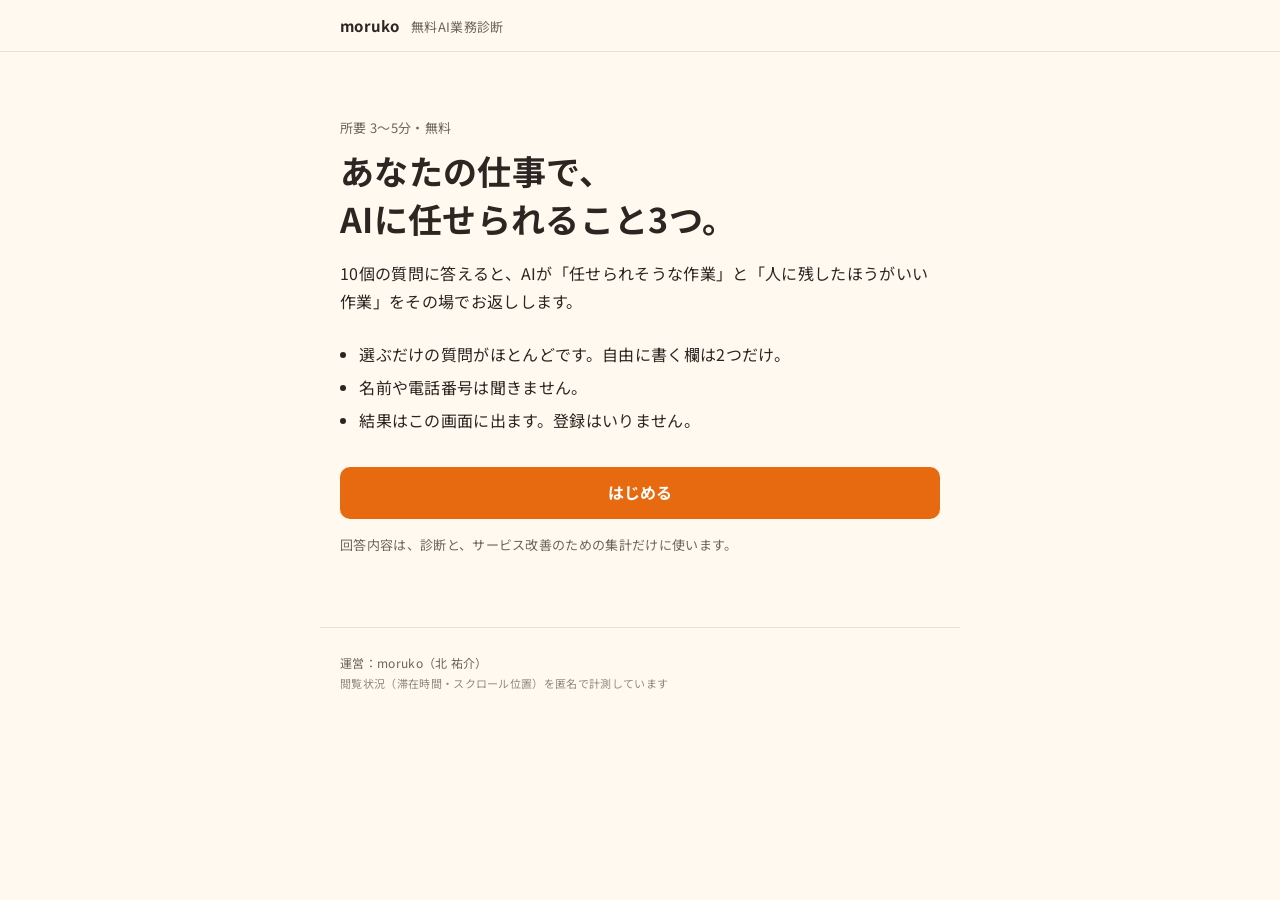
<file: shindan/index.html>
<!doctype html>
<html lang="ja">
<head>
<meta charset="utf-8">
<meta name="viewport" content="width=device-width, initial-scale=1, viewport-fit=cover">
<title>無料AI業務診断｜あなたの仕事でAIに任せられること3つ</title>
<meta name="description" content="10個の質問に答えると、あなたの仕事でAIに任せられること3つを、その場でお返しします。所要3〜5分・無料。">
<meta name="theme-color" content="#FFF9F0">
<link rel="preconnect" href="https://fonts.googleapis.com">
<link rel="preconnect" href="https://fonts.gstatic.com" crossorigin>
<link href="https://fonts.googleapis.com/css2?family=Noto+Sans+JP:wght@400;700&display=swap" rel="stylesheet">
<link rel="stylesheet" href="/shindan/style.css">
</head>
<body>
<header class="top">
  <div class="wrap top-inner">
    <span class="brand">moruko</span>
    <span class="brand-sub">無料AI業務診断</span>
  </div>
  <div class="progress" hidden><div class="progress-bar"></div></div>
</header>

<main class="wrap" id="app">
  <!-- はじめの画面 -->
  <section class="screen" id="intro">
    <p class="eyebrow">所要 3〜5分・無料</p>
    <h1>あなたの仕事で、<br>AIに任せられること3つ。</h1>
    <p class="lead">10個の質問に答えると、AIが「任せられそうな作業」と「人に残したほうがいい作業」をその場でお返しします。</p>
    <ul class="points">
      <li>選ぶだけの質問がほとんどです。自由に書く欄は2つだけ。</li>
      <li>名前や電話番号は聞きません。</li>
      <li>結果はこの画面に出ます。登録はいりません。</li>
    </ul>
    <button class="btn-primary" id="start" type="button">はじめる</button>
    <p class="note">回答内容は、診断と、サービス改善のための集計だけに使います。</p>
  </section>

  <!-- 質問の画面（app.js が中身を作る） -->
  <section class="screen" id="question" hidden>
    <p class="step-count" id="step-count"></p>
    <h2 id="q-title"></h2>
    <p class="hint" id="q-hint"></p>
    <div id="q-body"></div>
    <p class="error" id="q-error" hidden></p>
    <div class="nav">
      <button class="btn-text" id="back" type="button">戻る</button>
      <button class="btn-primary" id="next" type="button">次へ</button>
    </div>
  </section>

  <!-- 最後の確認（メールは任意） -->
  <section class="screen" id="finish" hidden>
    <p class="step-count">最後に</p>
    <h2>結果を見る前に</h2>
    <label class="field-label" for="email">メールアドレス（任意）</label>
    <p class="hint">有料のオンライン診断の案内を希望する方だけ入れてください。空欄のままで結果は見られます。</p>
    <input class="input" id="email" type="email" inputmode="email" autocomplete="email" placeholder="例：name@example.com" maxlength="254">
    <input class="hp" id="website" type="text" tabindex="-1" autocomplete="off" aria-hidden="true">
    <div class="privacy">
      <p><strong>個人情報の扱いについて</strong></p>
      <p>いただいた回答と日時、任意で入力されたメールアドレスは、moruko（北 祐介）が診断とサービス改善のためだけに使い、第三者に渡しません。メールアドレスは有料診断のご案内にだけ使います。回答内容は診断結果を作るために AI（Google Gemini）へ送ります。お名前や会社名などは書かないでください。</p>
    </div>
    <p class="error" id="f-error" hidden></p>
    <div class="nav">
      <button class="btn-text" id="back2" type="button">戻る</button>
      <button class="btn-primary" id="submit" type="button">同意して結果を見る</button>
    </div>
  </section>

  <!-- 待ち時間 -->
  <section class="screen" id="loading" hidden>
    <div class="spinner" aria-hidden="true"></div>
    <h2 class="center">あなたの仕事を読んでいます</h2>
    <p class="hint center">20〜40秒ほどかかります。この画面のままお待ちください。</p>
  </section>

  <!-- 結果 -->
  <section class="screen" id="result" hidden>
    <p class="eyebrow">診断結果</p>
    <h1>AIに任せられること3つ</h1>
    <p class="lead" id="r-summary"></p>

    <div class="total" id="r-total">
      <p class="card-label">3つ合わせて、減りそうな手間</p>
      <p class="total-hours">月に <strong id="r-total-hours"></strong> <span class="est">（推定）</span></p>
      <p class="total-yen">お金にすると <span class="nw">月 <strong id="r-total-yen"></strong></span></p>
      <p class="total-basis" id="r-total-calc"></p>
      <p class="total-basis" id="r-total-basis"></p>
    </div>

    <div class="chart-card" id="r-bars-card">
      <p class="card-label">作業ごとの、減りそうな時間（月）</p>
      <div id="r-bars"></div>
      <p class="chart-note">濃い部分が少なめの見積もり、薄い部分が多めの見積もりです。</p>
    </div>

    <div class="chart-card" id="r-radar-card">
      <p class="card-label">AIに任せられる伸びしろ</p>
      <div id="r-radar"></div>
      <p class="chart-note" id="r-radar-note"></p>
      <p class="chart-note">外側ほど、AIが手伝える余地が大きい分野です（5段階の目安）。</p>
    </div>

    <ol class="tasks" id="r-tasks"></ol>

    <div class="card keep">
      <p class="card-label">人に残したほうがいいこと</p>
      <h3 id="r-keep-title"></h3>
      <p id="r-keep-why"></p>
    </div>

    <div class="card">
      <p class="card-label">今日からできる小さな一歩</p>
      <p id="r-next"></p>
    </div>

    <p class="note">「月に何時間」「お金にすると」は、回答をもとにした推定です。実際の仕事の進め方や、どこまでAIに任せるかによって変わります。AIは間違えることがあるので、どの作業も最後は人の目で確かめてください。</p>

    <div class="data-note">
      <h3>データは、あなたのパソコンの中に</h3>
      <p>名簿やお客さんとのやりとりのような大事なデータは、外のサービスに預けず、自分のパソコンの中に置いたままAIに手伝わせる、という使い方もできます。</p>
    </div>

    <div class="offer">
      <h3>この結果を、一緒に磨き込む60分</h3>
      <p>ここまでの内容は、10個の答えだけから組み立てたものです。実際のパソコンや道具、仕事の流れを見ると、順番や向き不向きが変わることがよくあります。</p>
      <p>有料のオンライン診断では、この結果を moruko の北 祐介が一緒に見ながら、あなたのパソコン・使っている道具・実際の業務に合わせて手順を磨き込み、続けられる仕組みの形にするところまでご一緒します。</p>
      <p class="price">60分 10,000円（税込）<span>オンライン（Google Meet）。日程は平日の日中（10:00〜18:00）、水曜が中心です。<br>moruko（AI秘書PC）をご購入の場合は、本体代金から差し引きます。</span></p>
      <p class="hint" id="offer-mail" hidden>メールアドレスをいただいた方には、後日ご案内をお送りします。</p>
      <a class="btn-outline" id="offer-link" href="#" target="_blank" rel="noopener" hidden>60分の診断を申し込む（10,000円・税込）</a>
    </div>

    <button class="btn-text restart" id="restart" type="button">もう一度答える</button>
  </section>

  <!-- 失敗 -->
  <section class="screen" id="failed" hidden>
    <h2>うまく結果を作れませんでした</h2>
    <p class="lead">時間をおいてもう一度お試しください。回答はこの画面に残っています。</p>
    <button class="btn-primary" id="retry" type="button">もう一度送る</button>
  </section>
</main>

<footer class="foot wrap">
  <p>運営：moruko（北 祐介）</p>
  <p style="font-size:11px;opacity:.75">閲覧状況（滞在時間・スクロール位置）を匿名で計測しています</p>
</footer>

<script type="module" src="/shindan/app.js"></script>
<script src="https://goya.groundmole.space/assets/lp-beacon.js" defer></script>
</body>
</html>
</file>
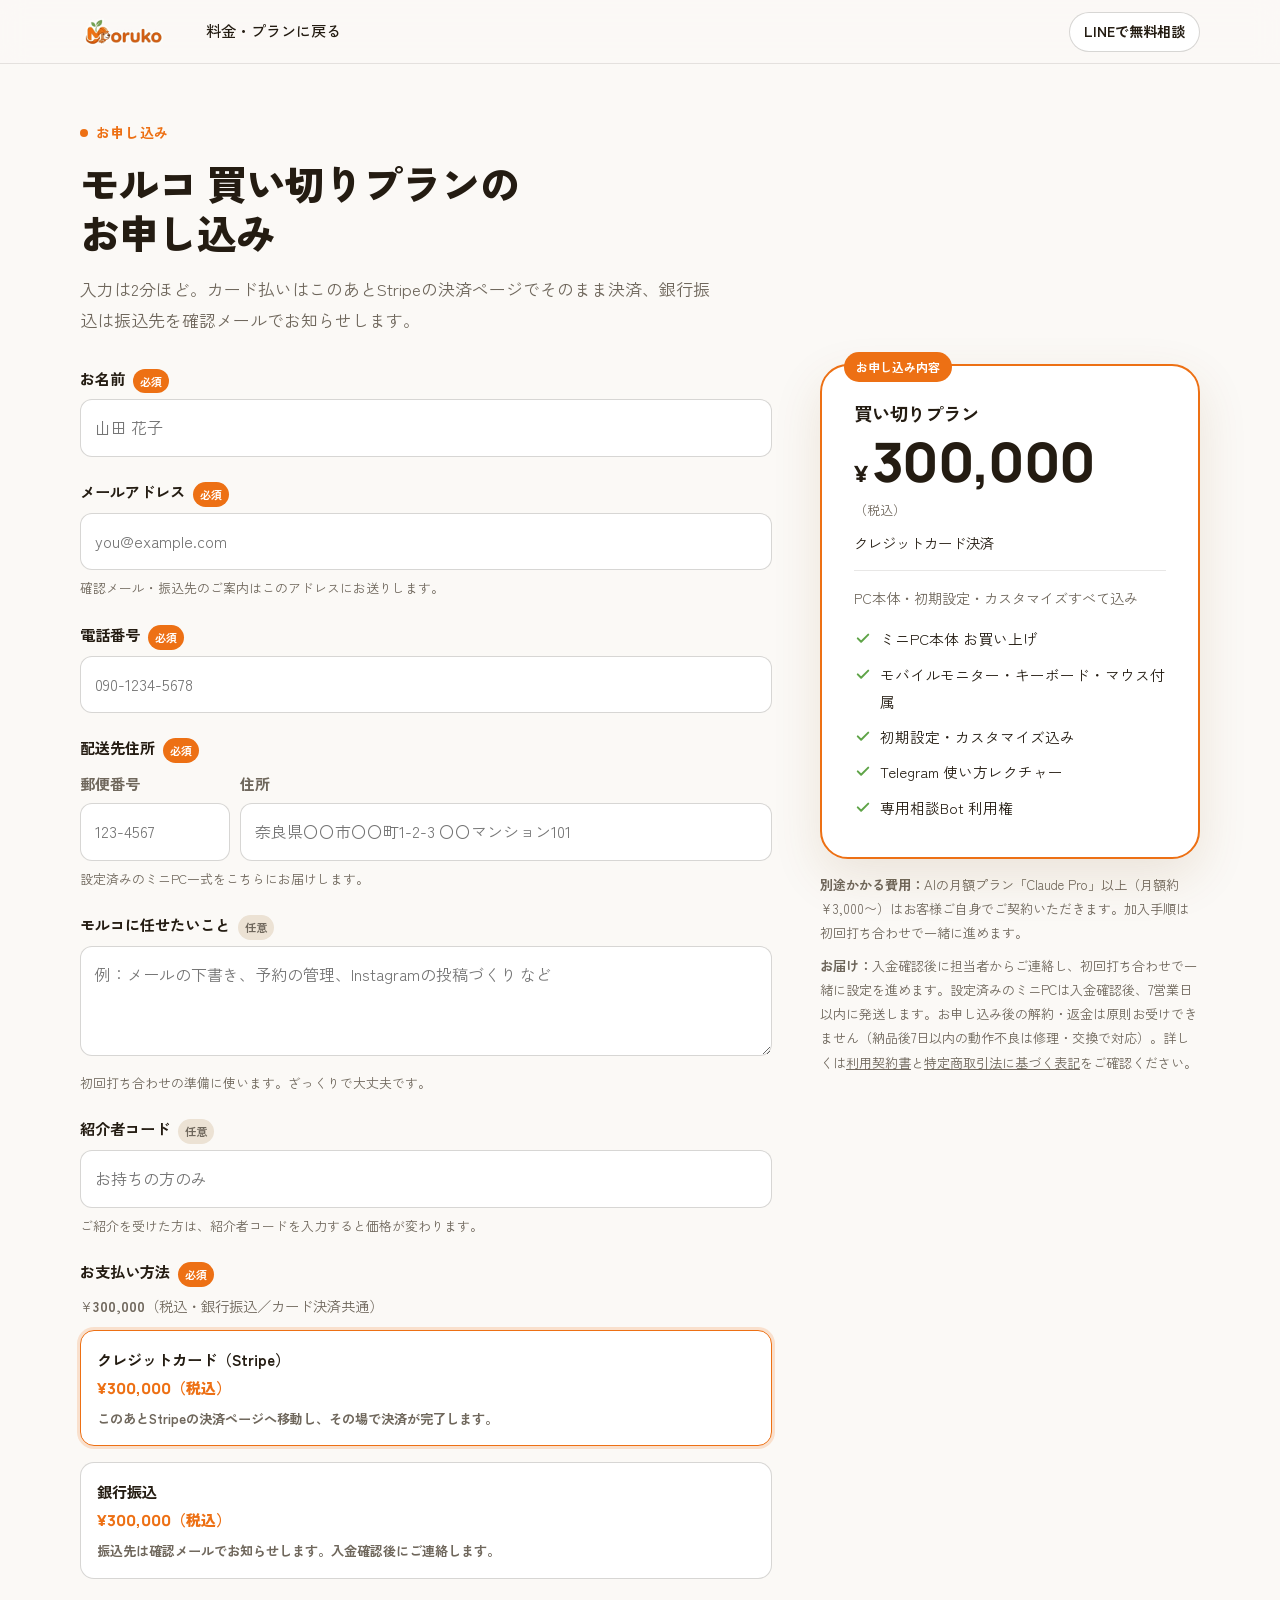
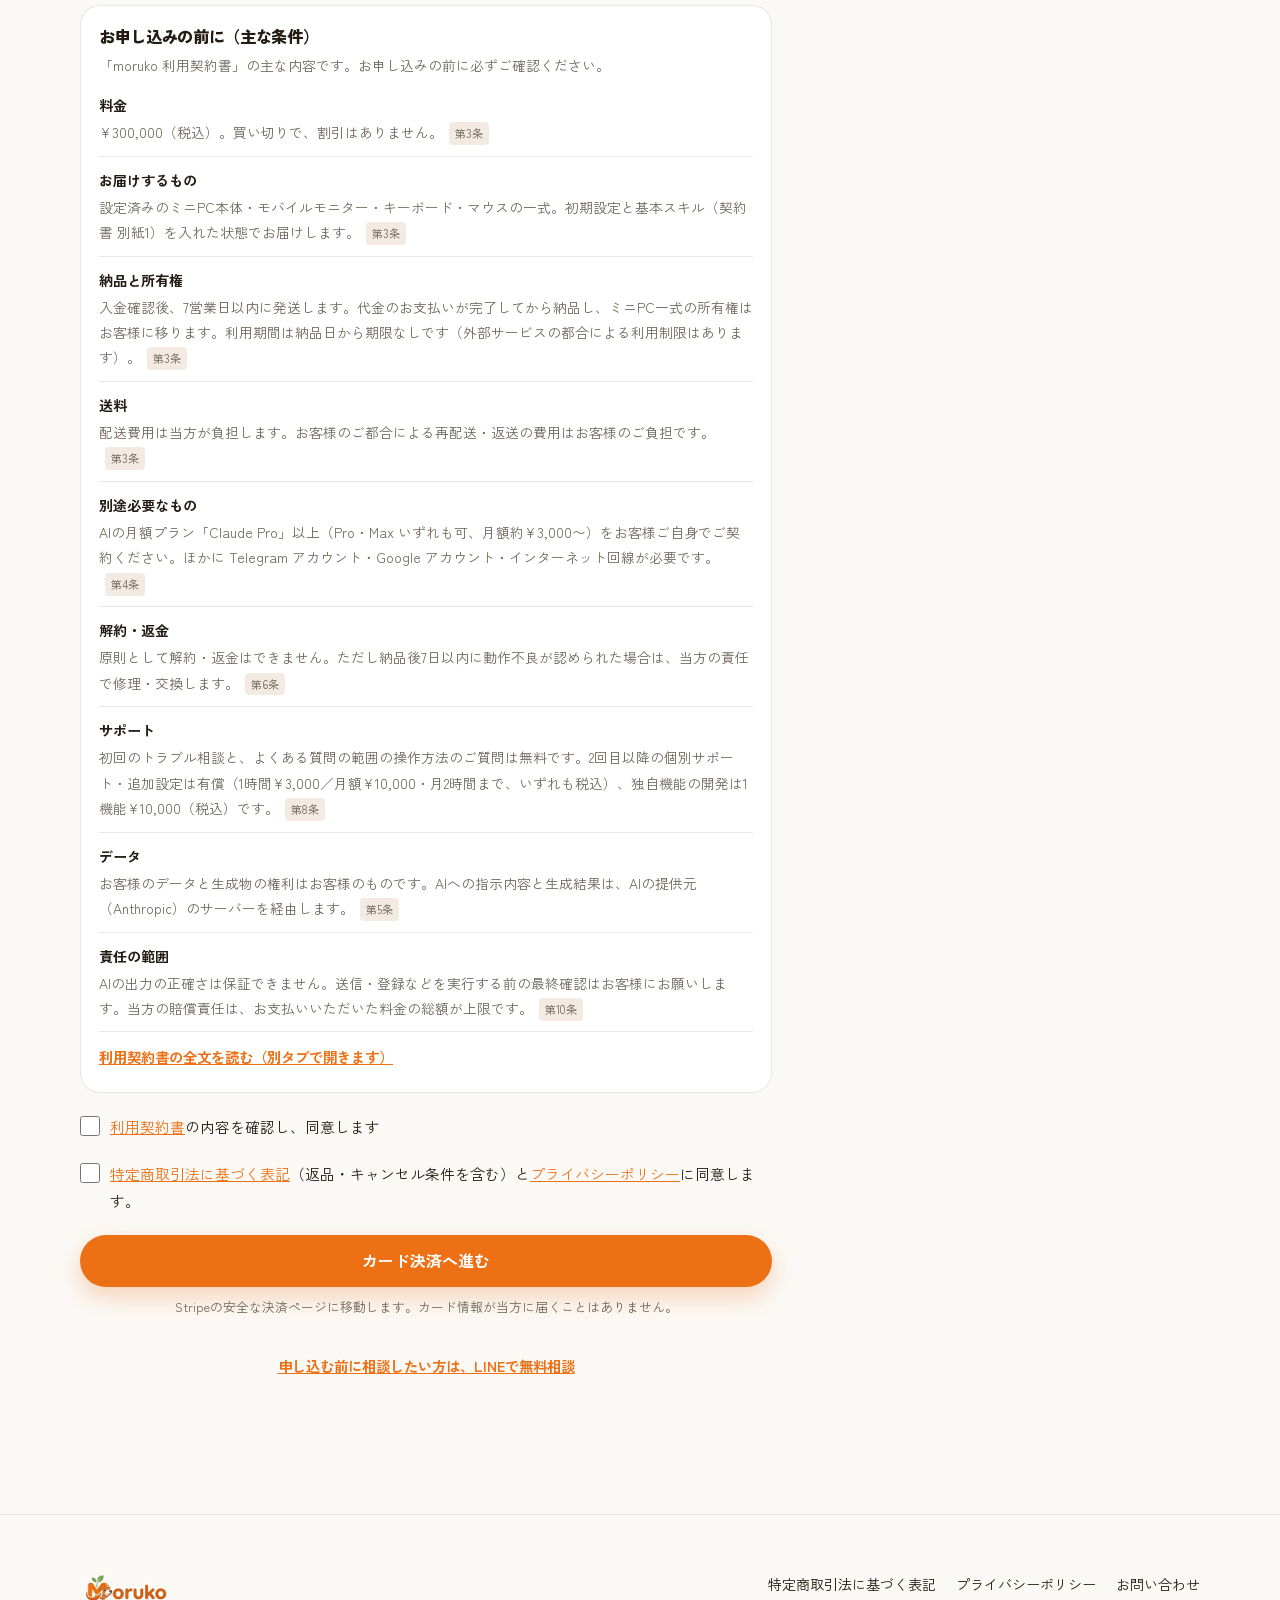
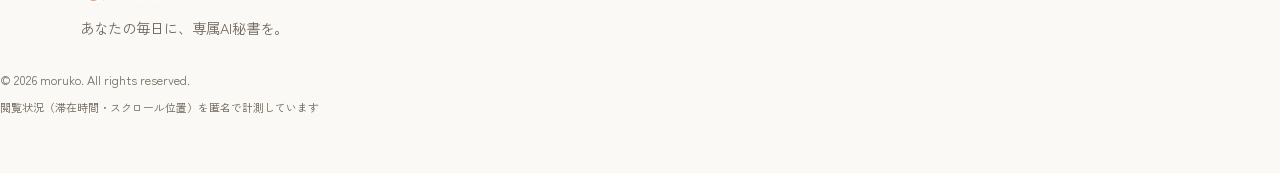
<file: apply.html>
<!DOCTYPE html>
<html lang="ja">
<head>
  <meta charset="UTF-8" />
  <meta name="viewport" content="width=device-width, initial-scale=1.0" />
  <title>お申し込み | モルコ(moruko)</title>
  <meta name="description" content="モルコ 買い切りプランのお申し込みページ。¥300,000（税込）。お支払いはクレジットカード（Stripe）または銀行振込。" />
  <meta name="theme-color" content="#fbf9f6" />
  <meta name="robots" content="noindex" />
  <link rel="icon" type="image/webp" href="morukoimage/favicon.webp" />
  <link rel="preconnect" href="https://fonts.googleapis.com" />
  <link rel="preconnect" href="https://fonts.gstatic.com" crossorigin />
  <link href="https://fonts.googleapis.com/css2?family=Zen+Kaku+Gothic+New:wght@400;700;900&family=Manrope:wght@700;800&display=swap" rel="stylesheet" />
  <link rel="stylesheet" href="style-v4.css?v=1001f" />
</head>
<body>
  <svg width="0" height="0" style="position:absolute" aria-hidden="true">
    <symbol id="i-check" viewBox="0 0 24 24"><path d="M5 12.5l4.5 4.5L19 7.5" fill="none" stroke="currentColor" stroke-width="2.6" stroke-linecap="round" stroke-linejoin="round"/></symbol>
  </svg>
  <header class="nav is-scrolled">
    <div class="shell nav-inner">
      <a class="nav-brand" href="index.html"><img src="morukoimage/logo_wide.webp" alt="moruko" width="480" height="179" /></a>
      <nav class="nav-links" aria-label="ページ内"><a href="index.html#pricing">料金・プランに戻る</a></nav>
      <div class="nav-ctas">
        <a class="btn btn-line" href="https://line.me/R/ti/p/@195gadxx" target="_blank" rel="noopener">LINEで無料相談</a>
      </div>
    </div>
  </header>

  <main class="page">
    <div class="shell">
      <p class="label">お申し込み</p>
      <h1>モルコ 買い切りプランの<br />お申し込み</h1>
      <p class="lead">入力は2分ほど。カード払いはこのあとStripeの決済ページでそのまま決済、銀行振込は振込先を確認メールでお知らせします。</p>

      <div class="apply-grid">
        <form class="form" id="applyForm" action="/api/apply" method="post" novalidate>
          <div class="form-error" id="formError" role="alert"></div>

          <div class="field">
            <label for="f-name">お名前<span class="req">必須</span></label>
            <input type="text" id="f-name" name="name" autocomplete="name" maxlength="80" required placeholder="山田 花子" />
          </div>
          <div class="field">
            <label for="f-email">メールアドレス<span class="req">必須</span></label>
            <input type="email" id="f-email" name="email" autocomplete="email" maxlength="160" required placeholder="you@example.com" />
            <p class="field-hint">確認メール・振込先のご案内はこのアドレスにお送りします。</p>
          </div>
          <div class="field">
            <label for="f-phone">電話番号<span class="req">必須</span></label>
            <input type="tel" id="f-phone" name="phone" autocomplete="tel" maxlength="30" required placeholder="090-1234-5678" />
          </div>
          <div class="field">
            <span class="field-label">配送先住所<span class="req">必須</span></span>
            <div class="field-row">
              <div>
                <label for="f-zip" class="field-hint" style="margin:0 0 6px;font-weight:700;">郵便番号</label>
                <input type="text" id="f-zip" name="zip" autocomplete="postal-code" inputmode="numeric" maxlength="10" placeholder="123-4567" />
              </div>
              <div>
                <label for="f-address" class="field-hint" style="margin:0 0 6px;font-weight:700;">住所</label>
                <input type="text" id="f-address" name="address" autocomplete="street-address" maxlength="300" required placeholder="奈良県〇〇市〇〇町1-2-3 〇〇マンション101" />
              </div>
            </div>
            <p class="field-hint">設定済みのミニPC一式をこちらにお届けします。</p>
          </div>
          <div class="field">
            <label for="f-purpose">モルコに任せたいこと<span class="opt">任意</span></label>
            <textarea id="f-purpose" name="purpose" maxlength="2000" placeholder="例：メールの下書き、予約の管理、Instagramの投稿づくり など"></textarea>
            <p class="field-hint">初回打ち合わせの準備に使います。ざっくりで大丈夫です。</p>
          </div>

          <div class="field">
            <label for="f-referral">紹介者コード<span class="opt">任意</span></label>
            <input type="text" id="f-referral" name="referral" maxlength="40" autocomplete="off" placeholder="お持ちの方のみ" />
            <p class="field-hint" id="referralHint">ご紹介を受けた方は、紹介者コードを入力すると価格が変わります。</p>
          </div>

          <div class="field">
            <span class="field-label">お支払い方法<span class="req">必須</span></span>
            <p class="price-by-method">¥<strong>300,000</strong>（税込・銀行振込／カード決済共通）</p>
            <div class="pay-options">
              <label class="pay-option">
                <input type="radio" name="method" value="card" required checked />
                <span class="pay-option__box">
                  <span class="pay-option__title">クレジットカード（Stripe）</span>
                  <span class="pay-option__price">¥300,000（税込）</span>
                  <span class="pay-option__desc">このあとStripeの決済ページへ移動し、その場で決済が完了します。</span>
                </span>
              </label>
              <label class="pay-option">
                <input type="radio" name="method" value="bank" />
                <span class="pay-option__box">
                  <span class="pay-option__title">銀行振込</span>
                  <span class="pay-option__price">¥300,000（税込）</span>
                  <span class="pay-option__desc">振込先は確認メールでお知らせします。入金確認後にご連絡します。</span>
                </span>
              </label>
            </div>
          </div>

          <div class="hp-field" aria-hidden="true">
            <label for="f-website">ウェブサイト</label>
            <input type="text" id="f-website" name="website" tabindex="-1" autocomplete="off" />
          </div>

          <section class="terms-box" aria-labelledby="terms-title">
            <h2 class="terms-box__title" id="terms-title">お申し込みの前に（主な条件）</h2>
            <p class="terms-box__lead">「moruko 利用契約書」の主な内容です。お申し込みの前に必ずご確認ください。</p>
            <dl class="terms-list">
              <div><dt>料金</dt><dd>¥300,000（税込）。買い切りで、割引はありません。<span class="terms-ref">第3条</span></dd></div>
              <div><dt>お届けするもの</dt><dd>設定済みのミニPC本体・モバイルモニター・キーボード・マウスの一式。初期設定と基本スキル（契約書 別紙1）を入れた状態でお届けします。<span class="terms-ref">第3条</span></dd></div>
              <div><dt>納品と所有権</dt><dd>入金確認後、7営業日以内に発送します。代金のお支払いが完了してから納品し、ミニPC一式の所有権はお客様に移ります。利用期間は納品日から期限なしです（外部サービスの都合による利用制限はあります）。<span class="terms-ref">第3条</span></dd></div>
              <div><dt>送料</dt><dd>配送費用は当方が負担します。お客様のご都合による再配送・返送の費用はお客様のご負担です。<span class="terms-ref">第3条</span></dd></div>
              <div><dt>別途必要なもの</dt><dd>AIの月額プラン「Claude Pro」以上（Pro・Max いずれも可、月額約¥3,000〜）をお客様ご自身でご契約ください。ほかに Telegram アカウント・Google アカウント・インターネット回線が必要です。<span class="terms-ref">第4条</span></dd></div>
              <div><dt>解約・返金</dt><dd>原則として解約・返金はできません。ただし納品後7日以内に動作不良が認められた場合は、当方の責任で修理・交換します。<span class="terms-ref">第6条</span></dd></div>
              <div><dt>サポート</dt><dd>初回のトラブル相談と、よくある質問の範囲の操作方法のご質問は無料です。2回目以降の個別サポート・追加設定は有償（1時間¥3,000／月額¥10,000・月2時間まで、いずれも税込）、独自機能の開発は1機能¥10,000（税込）です。<span class="terms-ref">第8条</span></dd></div>
              <div><dt>データ</dt><dd>お客様のデータと生成物の権利はお客様のものです。AIへの指示内容と生成結果は、AIの提供元（Anthropic）のサーバーを経由します。<span class="terms-ref">第5条</span></dd></div>
              <div><dt>責任の範囲</dt><dd>AIの出力の正確さは保証できません。送信・登録などを実行する前の最終確認はお客様にお願いします。当方の賠償責任は、お支払いいただいた料金の総額が上限です。<span class="terms-ref">第10条</span></dd></div>
            </dl>
            <a class="terms-box__link" href="https://moruko-contract.vercel.app/terms" target="_blank" rel="noopener">利用契約書の全文を読む（別タブで開きます）</a>
          </section>

          <label class="agree">
            <input type="checkbox" name="agree_contract" id="f-agree-contract" value="on" required />
            <span><a href="https://moruko-contract.vercel.app/terms" target="_blank" rel="noopener">利用契約書</a>の内容を確認し、同意します</span>
          </label>

          <label class="agree agree--second">
            <input type="checkbox" name="agree" id="f-agree" value="on" required />
            <span><a href="legal.html" target="_blank" rel="noopener">特定商取引法に基づく表記</a>（返品・キャンセル条件を含む）と<a href="legal.html#privacy" target="_blank" rel="noopener">プライバシーポリシー</a>に同意します。</span>
          </label>

          <div class="apply-submit">
            <button type="submit" class="btn btn-primary" id="submitBtn">カード決済へ進む</button>
            <p class="apply-submit__note" id="submitNote">Stripeの安全な決済ページに移動します。カード情報が当方に届くことはありません。</p>
          </div>
          <p class="apply-consult"><a href="https://line.me/R/ti/p/@195gadxx" target="_blank" rel="noopener">申し込む前に相談したい方は、LINEで無料相談</a></p>
        </form>

        <aside>
          <div class="plan">
            <span class="plan-badge">お申し込み内容</span>
            <h3>買い切りプラン</h3>
            <div class="plan-price"><span class="yen">¥</span><span class="amt" id="sumPrice">300,000</span><span class="tax">（税込）</span></div>
            <p class="plan-alt" id="sumMethod">クレジットカード決済</p>
            <p class="plan-sub">PC本体・初期設定・カスタマイズすべて込み</p>
            <ul>
              <li><svg><use href="#i-check"/></svg>ミニPC本体 お買い上げ</li>
              <li><svg><use href="#i-check"/></svg>モバイルモニター・キーボード・マウス付属</li>
              <li><svg><use href="#i-check"/></svg>初期設定・カスタマイズ込み</li>
              <li><svg><use href="#i-check"/></svg>Telegram 使い方レクチャー</li>
              <li><svg><use href="#i-check"/></svg>専用相談Bot 利用権</li>
            </ul>
          </div>
          <div class="summary-note">
            <p><strong>別途かかる費用：</strong>AIの月額プラン「Claude Pro」以上（月額約¥3,000〜）はお客様ご自身でご契約いただきます。加入手順は初回打ち合わせで一緒に進めます。</p>
            <p><strong>お届け：</strong>入金確認後に担当者からご連絡し、初回打ち合わせで一緒に設定を進めます。設定済みのミニPCは入金確認後、7営業日以内に発送します。お申し込み後の解約・返金は原則お受けできません（納品後7日以内の動作不良は修理・交換で対応）。詳しくは<a href="https://moruko-contract.vercel.app/terms" target="_blank" rel="noopener">利用契約書</a>と<a href="legal.html">特定商取引法に基づく表記</a>をご確認ください。</p>
          </div>
        </aside>
      </div>
    </div>
  </main>

  <footer class="footer">
    <div class="shell footer-inner">
      <div class="footer-brand">
        <img src="morukoimage/logo_wide.webp" alt="moruko" width="480" height="179" />
        <p>あなたの毎日に、専属AI秘書を。</p>
      </div>
      <nav class="footer-links" aria-label="フッター">
        <a href="legal.html">特定商取引法に基づく表記</a>
        <a href="legal.html#privacy">プライバシーポリシー</a>
        <a href="https://docs.google.com/forms/d/e/1FAIpQLSc1LY01G24LIM4mA3z4XuhbX2RuA8BW28mHcDHicjmD-ONxfg/viewform" target="_blank" rel="noopener">お問い合わせ</a>
      </nav>
    </div>
    <p class="shell footer-bottom">© 2026 moruko. All rights reserved.</p>
    <p class="shell footer-bottom" style="font-size:11px;margin-top:4px">閲覧状況（滞在時間・スクロール位置）を匿名で計測しています</p>
  </footer>

  <script>
  (function () {
    // 銀行振込・カード決済とも ¥300,000（税込）。割引なし。
    var PAYMENT_LINK = 'https://buy.stripe.com/aFa00j8u33vT6bMc143wQ0s'; // 通常¥300,000。紹介者コード時はサーバーが返すリンクを使う
    var currentPrice = 300000;
    function yen(n) { return n.toLocaleString('en-US'); }
    var form = document.getElementById('applyForm');
    var btn = document.getElementById('submitBtn');
    var note = document.getElementById('submitNote');
    var errBox = document.getElementById('formError');
    var CONTACT = '時間をおいて再度お試しいただくか、<a href="https://line.me/R/ti/p/@195gadxx" target="_blank" rel="noopener">LINE</a> または contact@milailab.teen.jp までご連絡ください。';

    function method() {
      var r = form.querySelector('input[name="method"]:checked');
      return r ? r.value : '';
    }
    function syncButton() {
      if (method() === 'bank') {
        btn.textContent = '銀行振込で申し込む';
        note.textContent = '送信後、振込先とお振込期日を確認メールでお知らせします。';
      } else {
        btn.textContent = 'カード決済へ進む';
        note.textContent = 'Stripeの安全な決済ページに移動します。カード情報が当方に届くことはありません。';
      }
    }
    function syncPlan() {
      var bank = method() === 'bank';
      document.getElementById('sumPrice').textContent = yen(currentPrice);
      var pm = document.querySelector('.price-by-method strong'); if (pm) pm.textContent = yen(currentPrice);
      document.querySelectorAll('.pay-option__price').forEach(function (e) { e.textContent = '¥' + yen(currentPrice) + '（税込）'; });
      document.getElementById('sumMethod').textContent = bank ? '銀行振込' : 'クレジットカード決済';
    }
    form.querySelectorAll('input[name="method"]').forEach(function (r) { r.addEventListener('change', function () { syncButton(); syncPlan(); }); });
    syncButton();
    syncPlan();

    var refInput = document.getElementById('f-referral');
    var refHint = document.getElementById('referralHint');
    function checkReferral() {
      var c = refInput.value.trim();
      if (!c) { currentPrice = 300000; refHint.textContent = 'ご紹介を受けた方は、紹介者コードを入力すると価格が変わります。'; syncPlan(); return; }
      fetch('/api/referral?code=' + encodeURIComponent(c)).then(function (r) { return r.json(); }).then(function (res) {
        currentPrice = res.ok ? res.price : 300000;
        refHint.textContent = res.ok ? '紹介者コードを確認しました。¥' + yen(res.price) + '（税込）が適用されます。' : 'このコードは確認できませんでした。通常価格（¥300,000）になります。';
        syncPlan();
      }).catch(function () {});
    }
    refInput.addEventListener('change', checkReferral);

    var q = new URLSearchParams(location.search);
    if (q.get('error')) showError('送信できませんでした。入力内容をご確認ください。');

    function showError(html) {
      errBox.innerHTML = html;
      errBox.classList.add('is-shown');
      errBox.scrollIntoView({ behavior: 'smooth', block: 'center' });
    }

    var LABELS = { name: 'お名前', email: 'メールアドレス', phone: '電話番号', address: '配送先住所', method: 'お支払い方法', agree: '特定商取引法表記・プライバシーポリシーへの同意', agree_contract: '利用契約書への同意' };

    form.addEventListener('submit', function (e) {
      e.preventDefault();
      errBox.classList.remove('is-shown');
      var fd = new FormData(form);
      var data = {};
      fd.forEach(function (v, k) { data[k] = String(v).trim(); });
      data.agree = document.getElementById('f-agree').checked;
      data.agree_contract = document.getElementById('f-agree-contract').checked;
      data.method = method();

      var bad = [];
      if (!data.name) bad.push('name');
      if (!/^[^\s@]+@[^\s@]+\.[^\s@]+$/.test(data.email || '')) bad.push('email');
      if ((data.phone || '').replace(/[^0-9]/g, '').length < 10) bad.push('phone');
      if (!data.address) bad.push('address');
      if (!data.method) bad.push('method');
      if (!data.agree_contract) bad.push('agree_contract');
      if (!data.agree) bad.push('agree');
      if (bad.length) {
        showError('次の項目をご確認ください：' + bad.map(function (k) { return LABELS[k]; }).join('、'));
        return;
      }

      btn.disabled = true;
      var label = btn.textContent;
      btn.textContent = '送信中…';

      fetch('/api/apply', {
        method: 'POST',
        headers: { 'Content-Type': 'application/json' },
        body: JSON.stringify(data)
      }).then(function (r) {
        return r.json().catch(function () { return { ok: false }; });
      }).catch(function () {
        return { ok: false, error: 'network' };
      }).then(function (res) {
        if (data.method === 'card') {
          // カードは通知の成否に関わらず決済へ（Stripe側で氏名・連絡先・配送先を必ず取得する）
          var u = new URL((res && res.payment_link) || PAYMENT_LINK);
          u.searchParams.set('prefilled_email', data.email);
          if (res && res.id) u.searchParams.set('client_reference_id', res.id);
          location.href = u.toString();
          return;
        }
        if (res && res.ok) {
          location.href = 'thanks.html?method=bank&id=' + encodeURIComponent(res.id || '');
          return;
        }
        btn.disabled = false;
        btn.textContent = label;
        if (res && res.error === 'invalid' && res.fields) {
          showError('次の項目をご確認ください：' + res.fields.map(function (k) { return LABELS[k] || k; }).join('、'));
        } else {
          showError('申し込みを送信できませんでした。' + CONTACT);
        }
      });
    });
  })();
  </script>
<script src="https://goya.groundmole.space/assets/lp-beacon.js" defer></script>
</body>
</html>
</file>
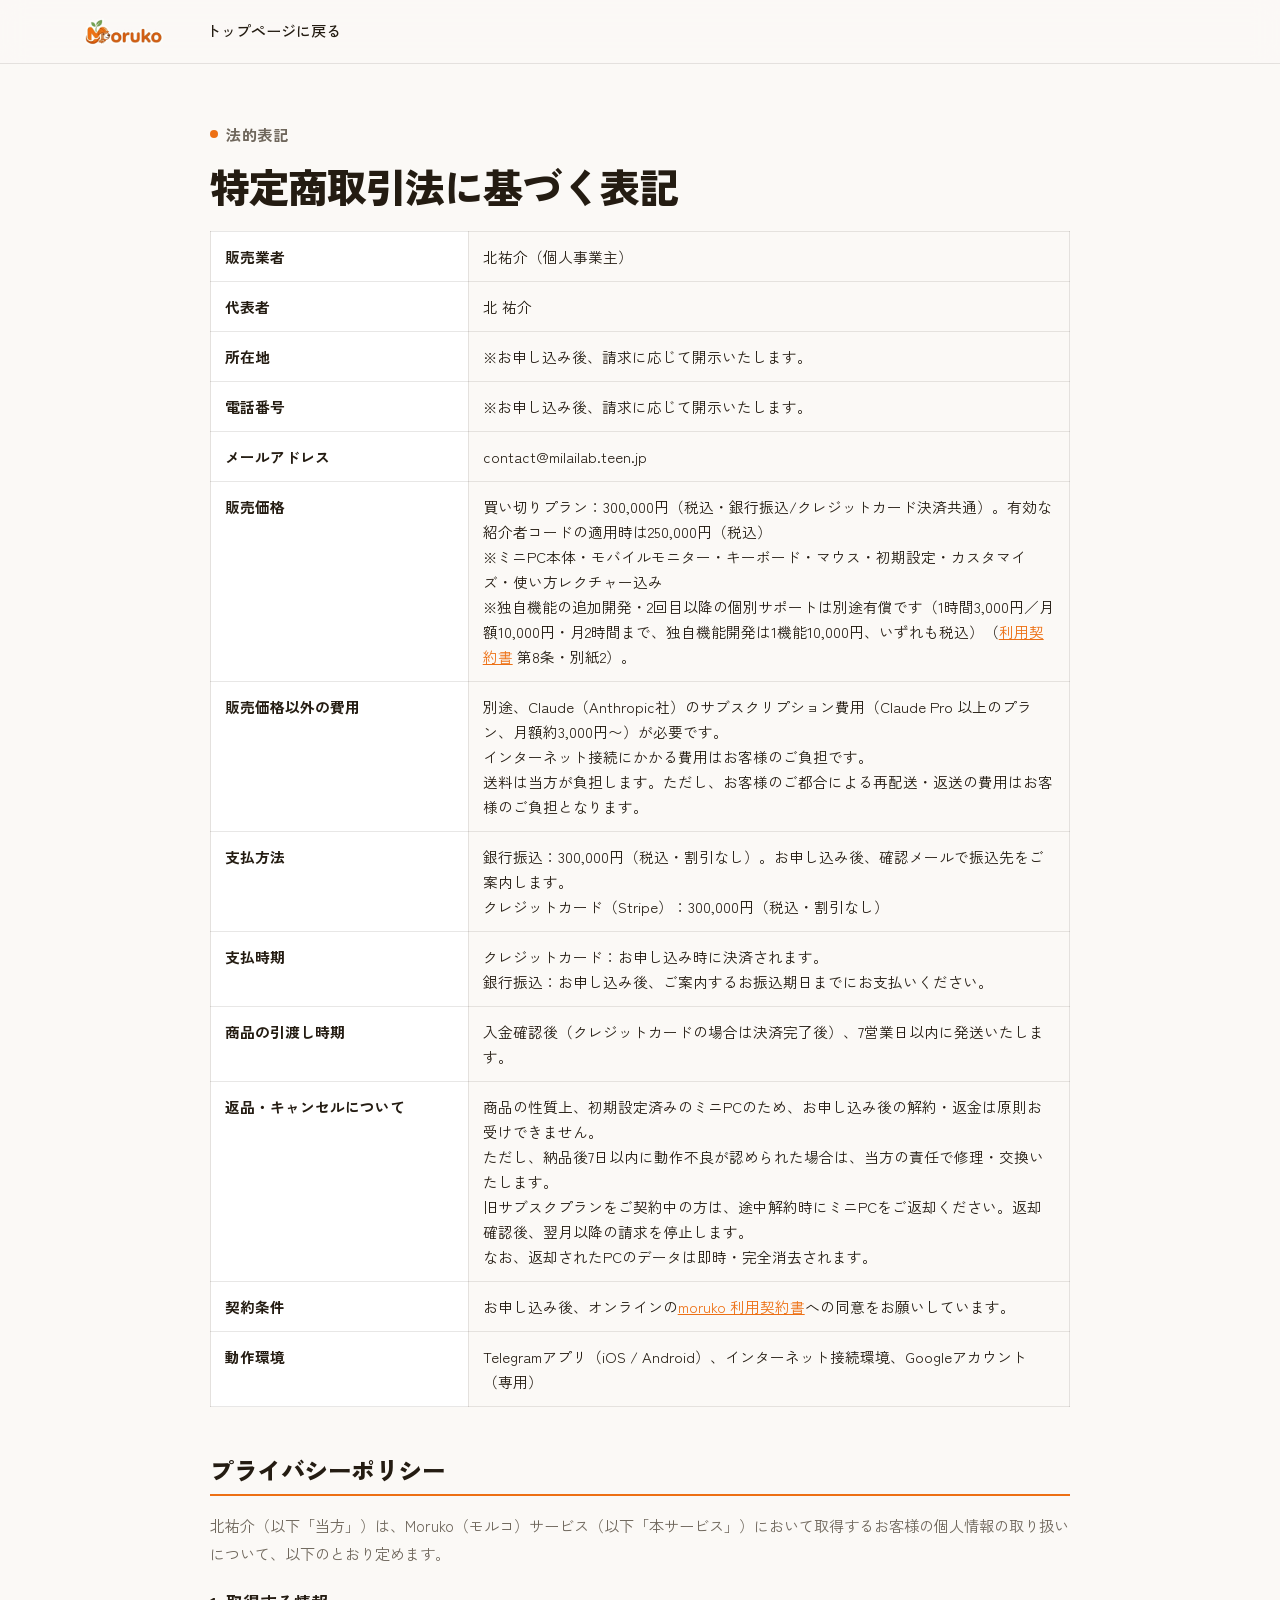
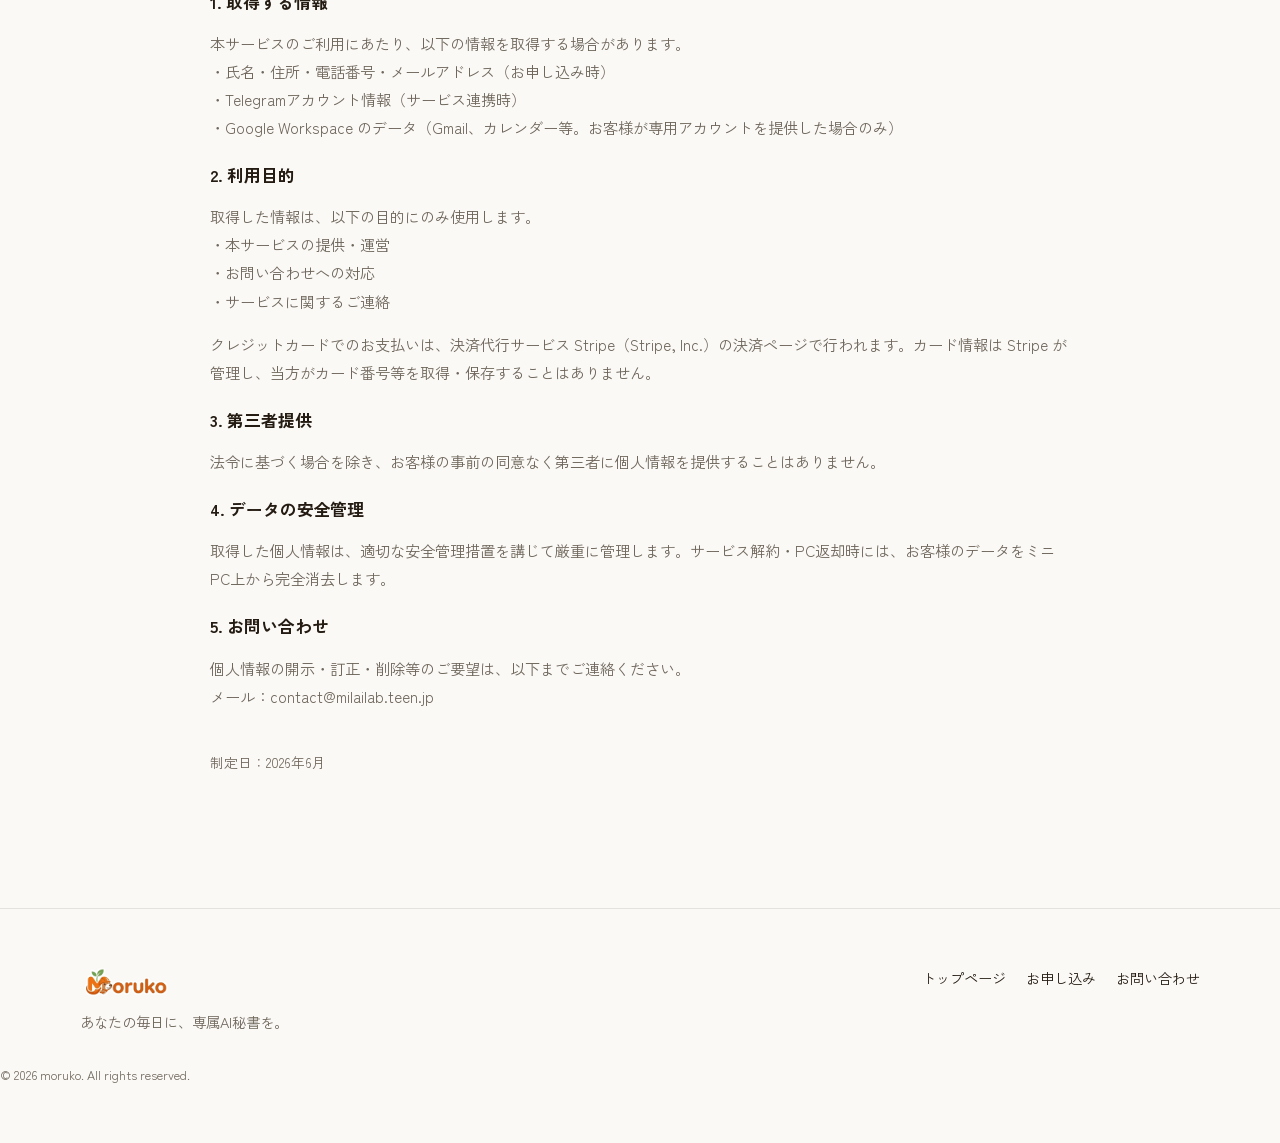
<file: legal.html>
<!DOCTYPE html>
<html lang="ja">
<head>
  <meta charset="UTF-8" />
  <meta name="viewport" content="width=device-width, initial-scale=1.0" />
  <title>特定商取引法に基づく表記 | モルコ(moruko)</title>
  <meta name="theme-color" content="#fbf9f6" />
  <link rel="icon" type="image/webp" href="morukoimage/favicon.webp" />
  <link rel="preconnect" href="https://fonts.googleapis.com" />
  <link rel="preconnect" href="https://fonts.gstatic.com" crossorigin />
  <link href="https://fonts.googleapis.com/css2?family=Zen+Kaku+Gothic+New:wght@400;700;900&family=Manrope:wght@700;800&display=swap" rel="stylesheet" />
  <link rel="stylesheet" href="style-v4.css?v=1001f" />
</head>
<body>
  <header class="nav is-scrolled">
    <div class="shell nav-inner">
      <a class="nav-brand" href="index.html"><img src="morukoimage/logo_wide.webp" alt="moruko" width="480" height="179" /></a>
      <nav class="nav-links" aria-label="ページ内"><a href="index.html">トップページに戻る</a></nav>
    </div>
  </header>

  <main class="page">
    <div class="shell legal">
      <p class="label">法的表記</p>
      <h1>特定商取引法に基づく表記</h1>
      <table>
        <tr><th>販売業者</th><td>北祐介（個人事業主）</td></tr>
        <tr><th>代表者</th><td>北 祐介</td></tr>
        <tr><th>所在地</th><td>※お申し込み後、請求に応じて開示いたします。</td></tr>
        <tr><th>電話番号</th><td>※お申し込み後、請求に応じて開示いたします。</td></tr>
        <tr><th>メールアドレス</th><td>contact@milailab.teen.jp</td></tr>
        <tr><th>販売価格</th><td>
          買い切りプラン：300,000円（税込・銀行振込/クレジットカード決済共通）。有効な紹介者コードの適用時は250,000円（税込）<br />
          ※ミニPC本体・モバイルモニター・キーボード・マウス・初期設定・カスタマイズ・使い方レクチャー込み<br />
          ※独自機能の追加開発・2回目以降の個別サポートは別途有償です（1時間3,000円／月額10,000円・月2時間まで、独自機能開発は1機能10,000円、いずれも税込）（<a href="https://moruko-contract.vercel.app/terms" target="_blank" rel="noopener">利用契約書</a> 第8条・別紙2）。
        </td></tr>
        <tr><th>販売価格以外の費用</th><td>別途、Claude（Anthropic社）のサブスクリプション費用（Claude Pro 以上のプラン、月額約3,000円〜）が必要です。<br />インターネット接続にかかる費用はお客様のご負担です。<br />送料は当方が負担します。ただし、お客様のご都合による再配送・返送の費用はお客様のご負担となります。</td></tr>
        <tr><th>支払方法</th><td>銀行振込：300,000円（税込・割引なし）。お申し込み後、確認メールで振込先をご案内します。<br />クレジットカード（Stripe）：300,000円（税込・割引なし）</td></tr>
        <tr><th>支払時期</th><td>クレジットカード：お申し込み時に決済されます。<br />銀行振込：お申し込み後、ご案内するお振込期日までにお支払いください。</td></tr>
        <tr><th>商品の引渡し時期</th><td>入金確認後（クレジットカードの場合は決済完了後）、7営業日以内に発送いたします。</td></tr>
        <tr><th>返品・キャンセルについて</th><td>
          商品の性質上、初期設定済みのミニPCのため、お申し込み後の解約・返金は原則お受けできません。<br />
          ただし、納品後7日以内に動作不良が認められた場合は、当方の責任で修理・交換いたします。<br />
          旧サブスクプランをご契約中の方は、途中解約時にミニPCをご返却ください。返却確認後、翌月以降の請求を停止します。<br />
          なお、返却されたPCのデータは即時・完全消去されます。
        </td></tr>
        <tr><th>契約条件</th><td>お申し込み後、オンラインの<a href="https://moruko-contract.vercel.app/terms" target="_blank" rel="noopener">moruko 利用契約書</a>への同意をお願いしています。</td></tr>
        <tr><th>動作環境</th><td>Telegramアプリ（iOS / Android）、インターネット接続環境、Googleアカウント（専用）</td></tr>
      </table>

      <h2 id="privacy">プライバシーポリシー</h2>
      <p>北祐介（以下「当方」）は、Moruko（モルコ）サービス（以下「本サービス」）において取得するお客様の個人情報の取り扱いについて、以下のとおり定めます。</p>

      <h3>1. 取得する情報</h3>
      <p>本サービスのご利用にあたり、以下の情報を取得する場合があります。<br />・氏名・住所・電話番号・メールアドレス（お申し込み時）<br />・Telegramアカウント情報（サービス連携時）<br />・Google Workspace のデータ（Gmail、カレンダー等。お客様が専用アカウントを提供した場合のみ）</p>

      <h3>2. 利用目的</h3>
      <p>取得した情報は、以下の目的にのみ使用します。<br />・本サービスの提供・運営<br />・お問い合わせへの対応<br />・サービスに関するご連絡</p>
      <p>クレジットカードでのお支払いは、決済代行サービス Stripe（Stripe, Inc.）の決済ページで行われます。カード情報は Stripe が管理し、当方がカード番号等を取得・保存することはありません。</p>

      <h3>3. 第三者提供</h3>
      <p>法令に基づく場合を除き、お客様の事前の同意なく第三者に個人情報を提供することはありません。</p>

      <h3>4. データの安全管理</h3>
      <p>取得した個人情報は、適切な安全管理措置を講じて厳重に管理します。サービス解約・PC返却時には、お客様のデータをミニPC上から完全消去します。</p>

      <h3>5. お問い合わせ</h3>
      <p>個人情報の開示・訂正・削除等のご要望は、以下までご連絡ください。<br />メール：contact@milailab.teen.jp</p>

      <p style="font-size:.85rem;margin-top:40px;">制定日：2026年6月</p>
    </div>
  </main>

  <footer class="footer">
    <div class="shell footer-inner">
      <div class="footer-brand">
        <img src="morukoimage/logo_wide.webp" alt="moruko" width="480" height="179" />
        <p>あなたの毎日に、専属AI秘書を。</p>
      </div>
      <nav class="footer-links" aria-label="フッター">
        <a href="index.html">トップページ</a>
        <a href="apply.html">お申し込み</a>
        <a href="https://docs.google.com/forms/d/e/1FAIpQLSc1LY01G24LIM4mA3z4XuhbX2RuA8BW28mHcDHicjmD-ONxfg/viewform" target="_blank" rel="noopener">お問い合わせ</a>
      </nav>
    </div>
    <p class="shell footer-bottom">© 2026 moruko. All rights reserved.</p>
  </footer>
</body>
</html>
</file>
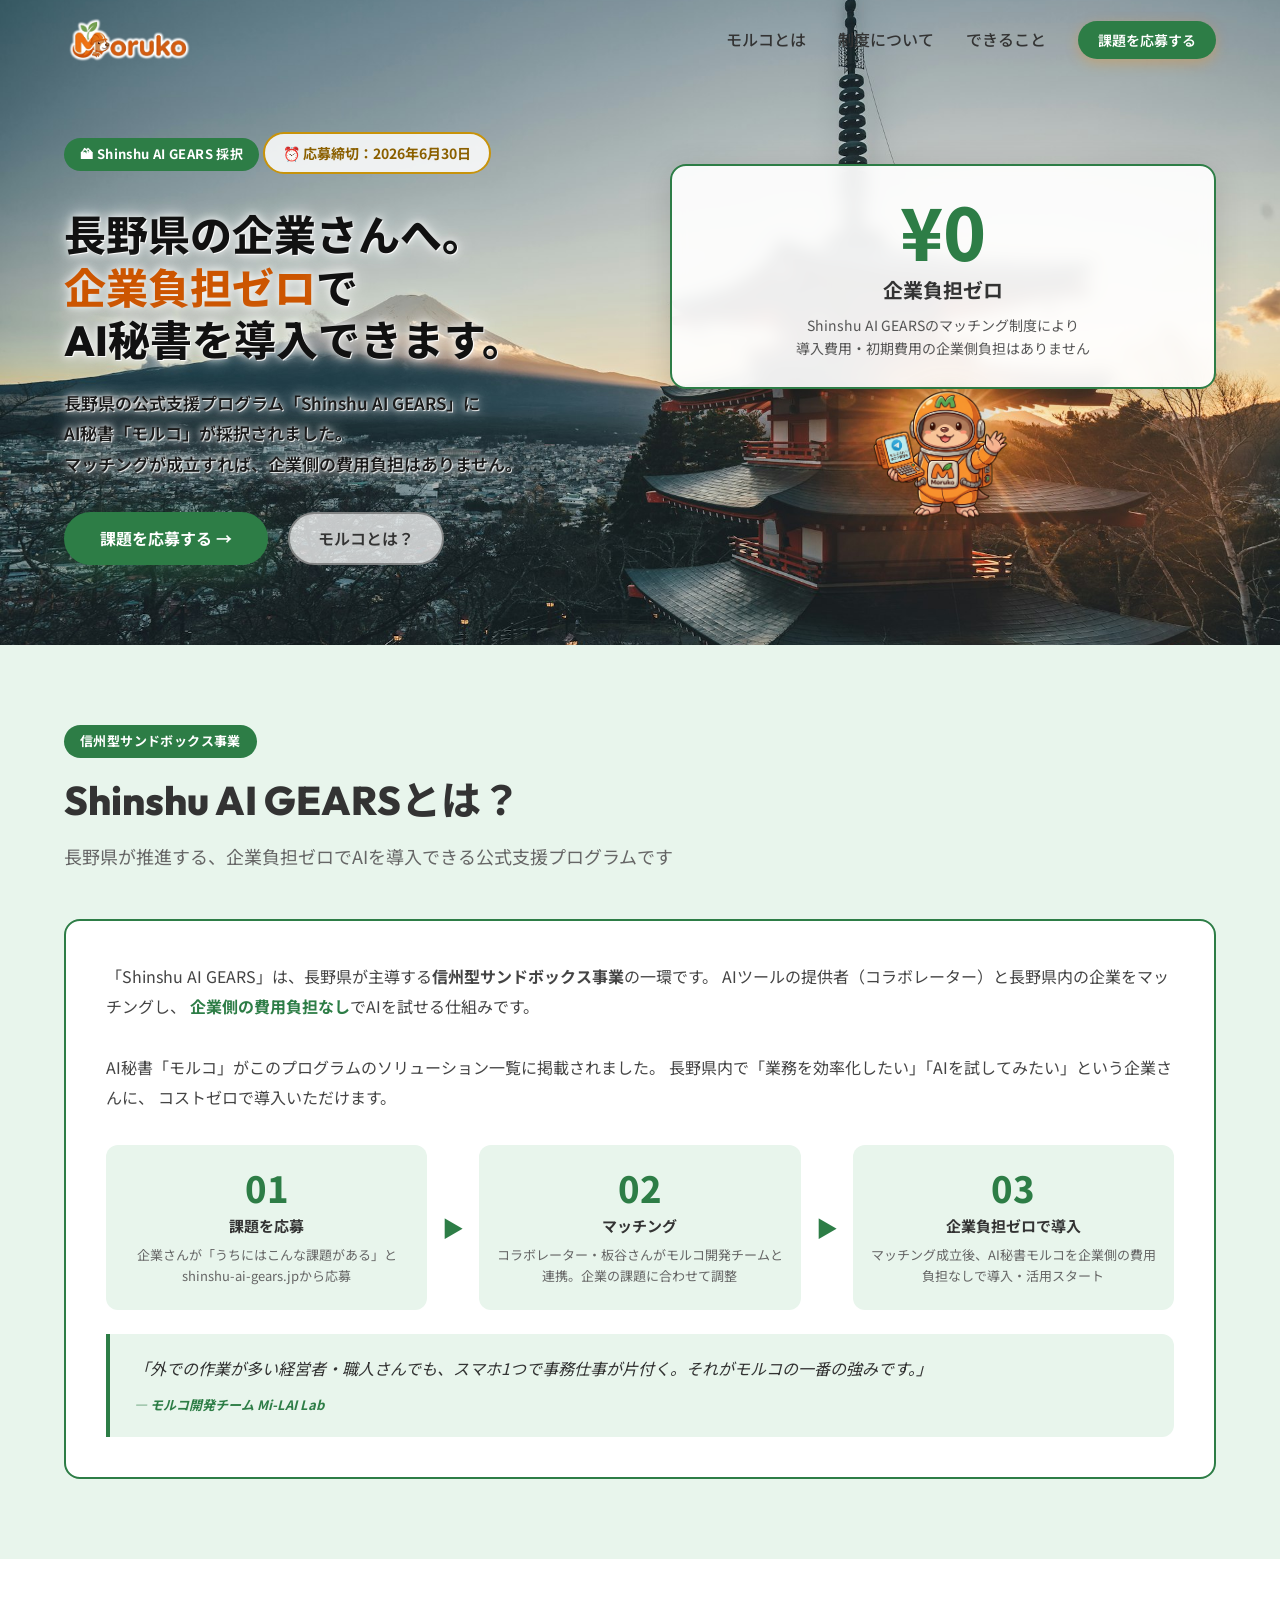
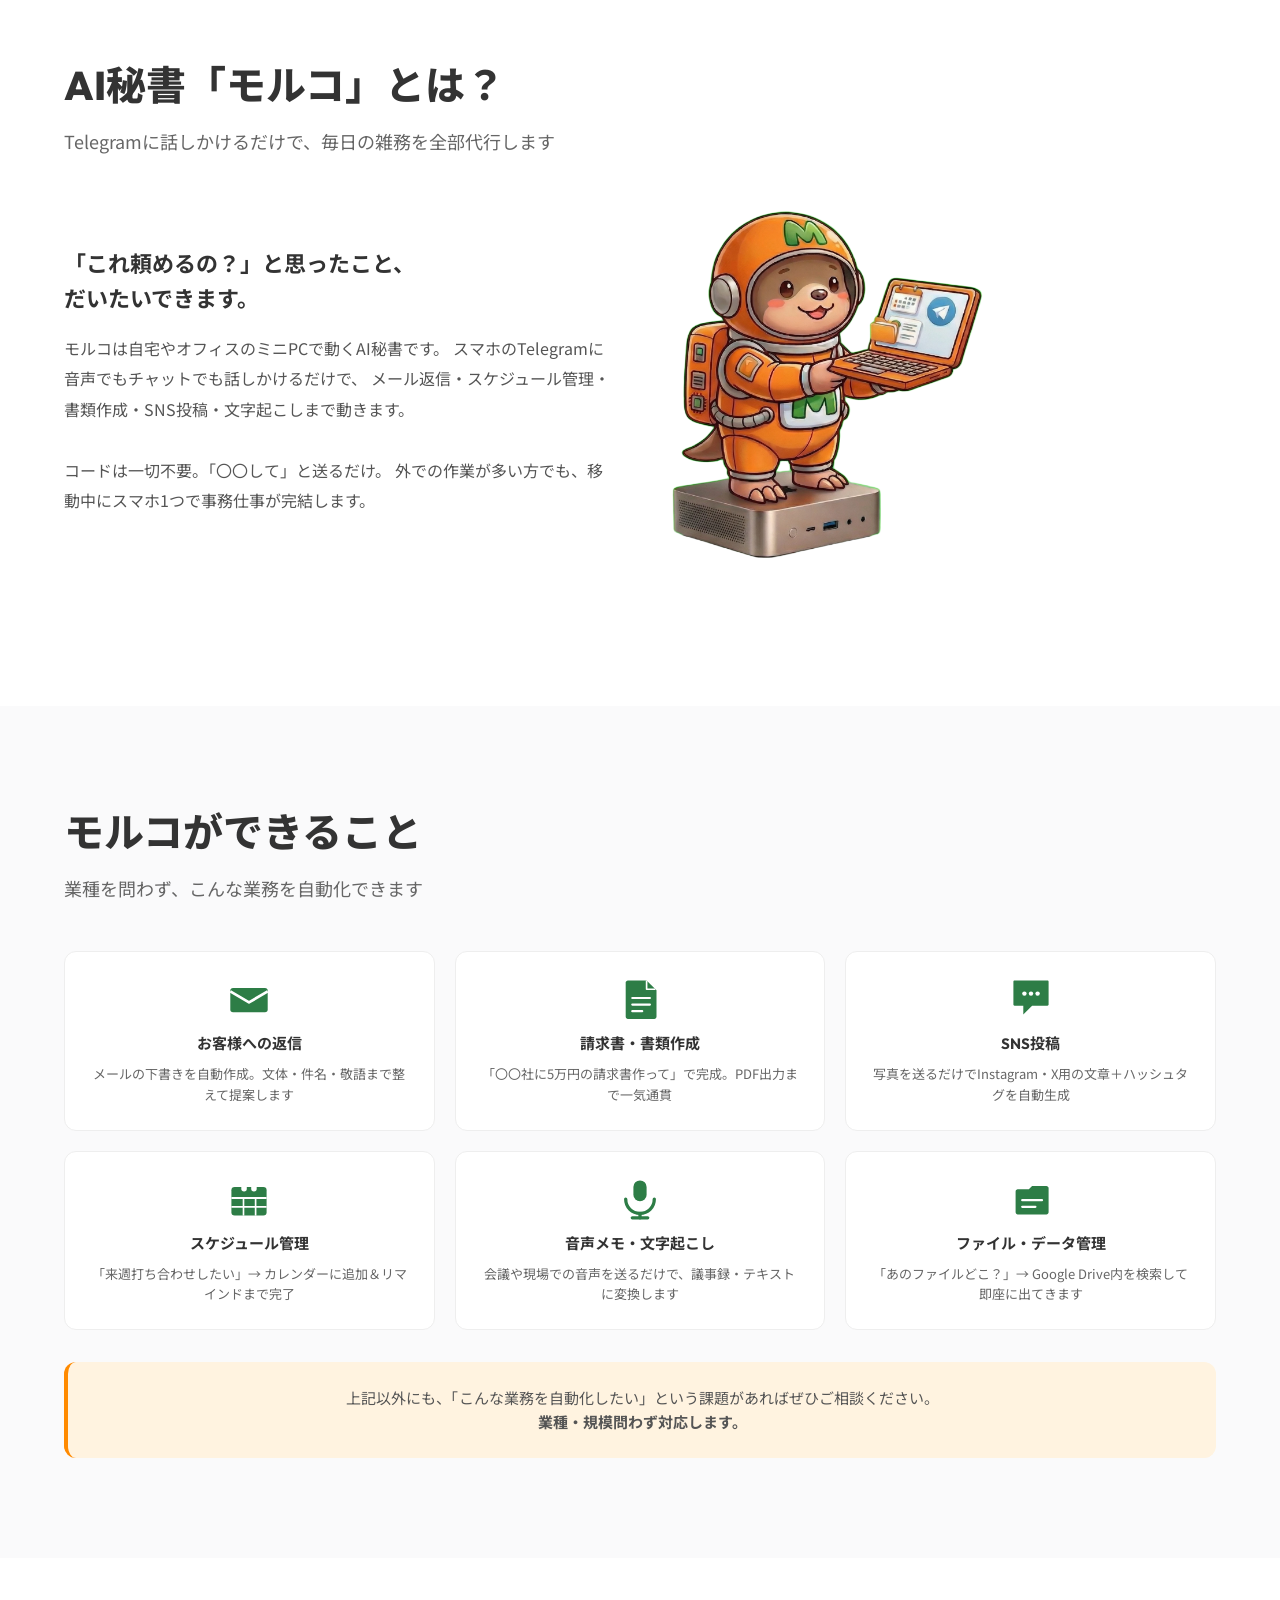
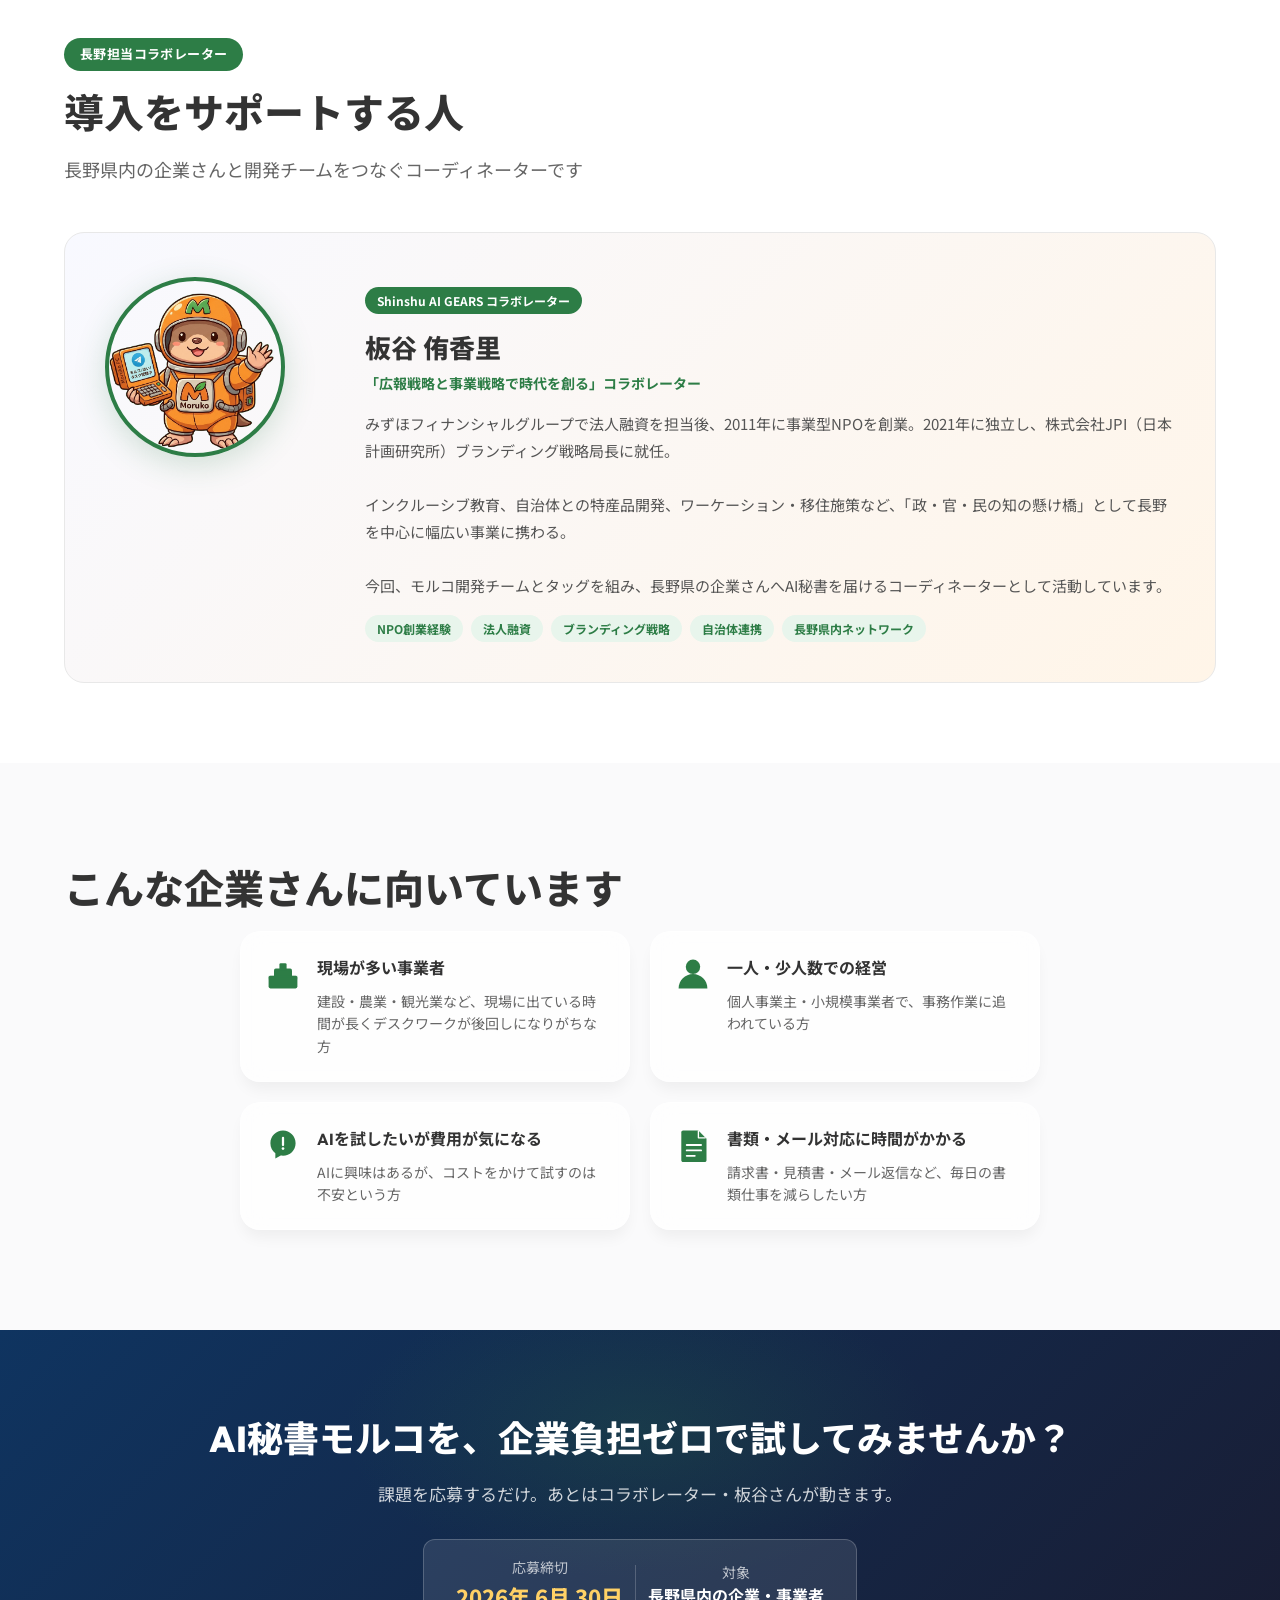
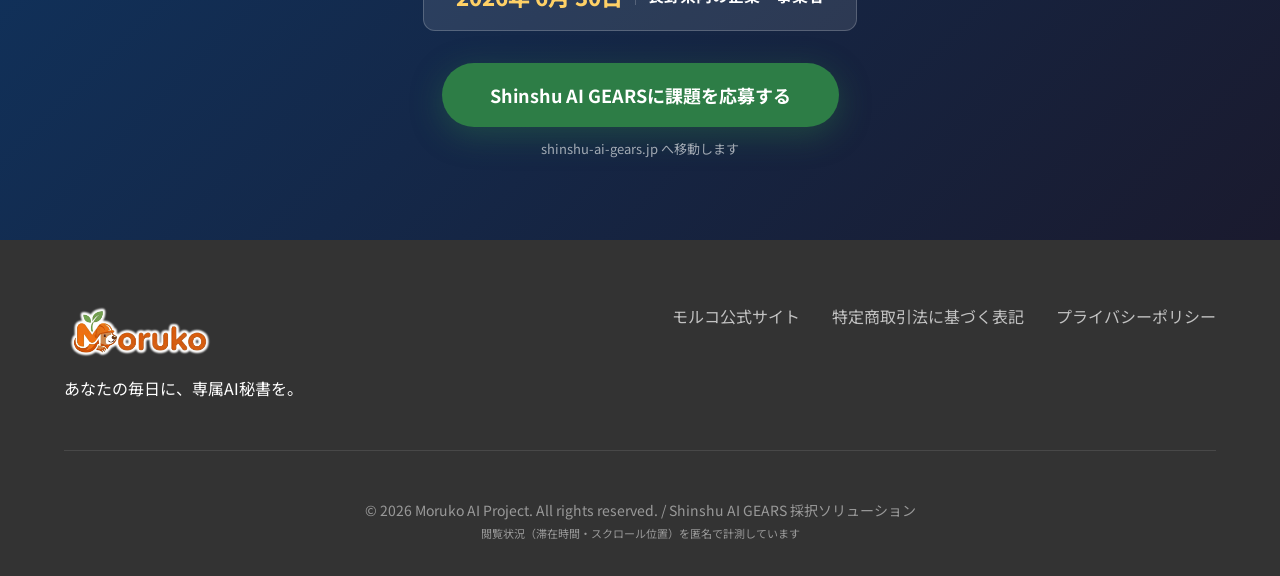
<file: nagano.html>
<!DOCTYPE html>
<html lang="ja">
<head>
    <meta charset="UTF-8">
    <meta name="viewport" content="width=device-width, initial-scale=1.0">
    <title>長野県の企業さんへ | AI秘書「モルコ」企業負担ゼロで導入 | Shinshu AI GEARS</title>
    <meta name="description" content="長野県の信州型サンドボックス事業「Shinshu AI GEARS」に採択されたAI秘書モルコ。企業負担ゼロでAI秘書を導入できます。締切2026年6月30日。">
    <link rel="preconnect" href="https://fonts.googleapis.com">
    <link rel="preconnect" href="https://fonts.gstatic.com" crossorigin>
    <link href="https://fonts.googleapis.com/css2?family=Noto+Sans+JP:wght@400;500;700;800&family=Outfit:wght@400;600;800&display=swap" rel="stylesheet">
    <link rel="stylesheet" href="style.css">
    <style>
        /* Nagano page specific styles */
        :root {
            --gears-green: #2D7D46;
            --gears-green-light: #E8F5EC;
            --gears-gold: #C8930A;
        }

        .gears-badge {
            display: inline-flex;
            align-items: center;
            gap: 8px;
            background: var(--gears-green);
            color: #fff;
            font-size: 13px;
            font-weight: 700;
            padding: 6px 16px;
            border-radius: 9999px;
            letter-spacing: 0.03em;
        }

        .hero-nagano {
            background: url('morukoimage/nagano_hero.jpg') center 30% / cover no-repeat;
            position: relative;
            overflow: visible;
            padding: 120px 0 80px;
        }

        .hero-nagano::before { display: none; }
        .hero-nagano::after { display: none; }

        .hero-nagano .hero-container {
            display: grid;
            grid-template-columns: 1fr 1fr;
            gap: 60px;
            align-items: center;
            position: relative;
            z-index: 2;
        }

        .hero-nagano .hero-content { color: #1a1a1a; }

        .hero-nagano .hero-title {
            font-size: 42px;
            font-weight: 800;
            line-height: 1.25;
            margin: 16px 0 20px;
            color: #111;
            text-shadow:
                0 0 8px rgba(255,255,255,0.95),
                0 0 20px rgba(255,255,255,0.8),
                1px 1px 0 rgba(255,255,255,0.9);
        }

        .hero-nagano .hero-title .accent {
            color: #CC5500;
            text-shadow:
                0 0 8px rgba(255,255,255,0.95),
                0 0 20px rgba(255,255,255,0.8);
        }

        .hero-nagano .hero-subtitle {
            font-size: 17px;
            line-height: 1.8;
            color: #1a1a1a;
            margin-bottom: 32px;
            text-shadow:
                0 0 6px rgba(255,255,255,1),
                0 0 16px rgba(255,255,255,0.9),
                1px 1px 0 rgba(255,255,255,0.8);
        }

        .deadline-chip {
            display: inline-flex;
            align-items: center;
            gap: 8px;
            background: rgba(255,255,255,0.85);
            border: 2px solid #C8930A;
            color: #8B6000;
            font-size: 14px;
            font-weight: 700;
            padding: 8px 18px;
            border-radius: 9999px;
            margin-bottom: 20px;
        }

        .zero-cost-wrapper {
            display: flex;
            flex-direction: column;
            align-items: center;
            gap: 0;
        }

        .zero-cost-hero {
            background: rgba(255,255,255,0.92);
            backdrop-filter: blur(8px);
            border: 2px solid var(--gears-green);
            border-radius: 16px;
            padding: 28px 32px;
            text-align: center;
            width: 100%;
            box-shadow: 0 8px 32px rgba(0,0,0,0.15);
        }

        .zero-cost-hero .big-zero {
            font-size: 72px;
            font-weight: 800;
            color: var(--gears-green);
            line-height: 1;
        }

        .zero-cost-hero .zero-label {
            font-size: 20px;
            font-weight: 700;
            color: #333;
            margin-top: 8px;
        }

        .zero-cost-hero .zero-desc {
            font-size: 14px;
            color: #555;
            margin-top: 8px;
            line-height: 1.6;
        }

        .hero-moruko {
            margin-top: -8px;
        }

        .hero-moruko img {
            height: 140px;
            object-fit: contain;
            filter: drop-shadow(0 8px 16px rgba(0,0,0,0.2));
        }

        /* Gears section */
        .gears-section {
            background: var(--gears-green-light);
            padding: 80px 0;
        }

        .gears-card {
            background: #fff;
            border: 2px solid var(--gears-green);
            border-radius: 16px;
            padding: 40px;
        }

        .gears-title {
            font-size: 28px;
            font-weight: 700;
            color: var(--gears-green);
            margin-bottom: 16px;
        }

        .gears-flow {
            display: flex;
            align-items: stretch;
            gap: 12px;
            margin-top: 32px;
        }

        .gears-flow-item {
            flex: 1;
            text-align: center;
            padding: 24px 16px;
            background: var(--gears-green-light);
            border-radius: 12px;
        }

        .gears-flow-item .flow-num {
            font-size: 36px;
            font-weight: 800;
            color: var(--gears-green);
            line-height: 1;
        }

        .gears-flow-item h4 {
            font-size: 15px;
            font-weight: 700;
            color: #333;
            margin: 10px 0 6px;
        }

        .gears-flow-item p {
            font-size: 13px;
            color: #666;
            line-height: 1.6;
        }

        .gears-flow-arrow {
            display: flex;
            align-items: center;
            justify-content: center;
            font-size: 22px;
            color: var(--gears-green);
            flex-shrink: 0;
            width: 28px;
        }

        /* Collaborator section */
        .collaborator-section {
            padding: 80px 0;
            background: #fff;
        }

        .collaborator-card {
            display: grid;
            grid-template-columns: 220px 1fr;
            gap: 40px;
            align-items: flex-start;
            background: linear-gradient(135deg, #f8f9ff 0%, #fff5e8 100%);
            border-radius: 20px;
            padding: 40px;
            border: 1px solid #e8e8e8;
        }

        .collaborator-photo {
            text-align: center;
            padding-top: 4px;
        }

        .collaborator-photo img {
            width: 180px;
            height: 180px;
            border-radius: 50%;
            object-fit: cover;
            border: 4px solid var(--gears-green);
            box-shadow: 0 8px 32px rgba(45,125,70,0.2);
        }

        .collaborator-badge {
            display: inline-block;
            background: var(--gears-green);
            color: #fff;
            font-size: 12px;
            font-weight: 700;
            padding: 4px 12px;
            border-radius: 9999px;
            margin-top: 14px;
        }

        .collaborator-name {
            font-size: 26px;
            font-weight: 800;
            color: #333;
            margin-bottom: 4px;
        }

        .collaborator-title {
            font-size: 14px;
            color: var(--gears-green);
            font-weight: 700;
            margin-bottom: 16px;
        }

        .collaborator-bio {
            font-size: 15px;
            line-height: 1.8;
            color: #555;
        }

        .collaborator-tags {
            display: flex;
            flex-wrap: wrap;
            gap: 8px;
            margin-top: 16px;
        }

        .collaborator-tags span {
            background: var(--gears-green-light);
            color: var(--gears-green);
            font-size: 12px;
            font-weight: 700;
            padding: 4px 12px;
            border-radius: 9999px;
        }

        /* CTA section */
        .cta-nagano {
            background: linear-gradient(135deg, #0f3460 0%, #1a1a2e 100%);
            padding: 80px 0;
            text-align: center;
            position: relative;
            overflow: hidden;
        }

        .cta-nagano::before {
            content: '';
            position: absolute;
            top: -50px; left: 50%;
            transform: translateX(-50%);
            width: 600px; height: 300px;
            background: radial-gradient(ellipse, rgba(45,125,70,0.2) 0%, transparent 70%);
        }

        .cta-nagano h2 {
            font-size: 36px;
            font-weight: 800;
            color: #fff;
            margin-bottom: 12px;
            position: relative;
            z-index: 2;
        }

        .cta-nagano p {
            font-size: 17px;
            color: rgba(255,255,255,0.8);
            margin-bottom: 32px;
            position: relative;
            z-index: 2;
        }

        .deadline-banner {
            display: inline-flex;
            align-items: center;
            gap: 12px;
            background: rgba(255,255,255,0.1);
            border: 1px solid rgba(255,255,255,0.2);
            border-radius: 12px;
            padding: 16px 32px;
            margin-bottom: 32px;
            position: relative;
            z-index: 2;
        }

        .deadline-banner .dl-label {
            font-size: 14px;
            color: rgba(255,255,255,0.7);
        }

        .deadline-banner .dl-date {
            font-size: 22px;
            font-weight: 800;
            color: #FFD166;
        }

        .btn-gears {
            background: var(--gears-green);
            color: #fff;
            font-size: 18px;
            font-weight: 700;
            padding: 18px 48px;
            border-radius: 9999px;
            text-decoration: none;
            display: inline-flex;
            align-items: center;
            gap: 10px;
            transition: all 0.3s;
            position: relative;
            z-index: 2;
            box-shadow: 0 8px 32px rgba(45,125,70,0.4);
        }

        .btn-gears:hover {
            background: #236338;
            transform: translateY(-2px);
            box-shadow: 0 12px 40px rgba(45,125,70,0.5);
        }

        .btn-sub {
            display: block;
            color: rgba(255,255,255,0.6);
            font-size: 13px;
            position: relative;
            z-index: 2;
        }

        /* Feature mini cards for nagano */
        .nagano-features {
            display: grid;
            grid-template-columns: repeat(3, 1fr);
            gap: 20px;
            margin-top: 32px;
        }

        .nagano-feature-card {
            background: #fff;
            border-radius: 12px;
            padding: 24px;
            text-align: center;
            border: 1px solid #eee;
            transition: box-shadow 0.3s;
        }

        .nagano-feature-card:hover {
            box-shadow: 0 8px 24px rgba(0,0,0,0.1);
        }

        .nagano-feature-card .icon {
            display: flex;
            justify-content: center;
            margin-bottom: 12px;
        }

        .feature-svg {
            width: 44px;
            height: 44px;
            color: var(--gears-green);
        }

        .target-svg {
            width: 36px;
            height: 36px;
            flex-shrink: 0;
            color: var(--gears-green);
        }

        .nagano-feature-card h4 {
            font-size: 15px;
            font-weight: 700;
            color: #333;
            margin-bottom: 8px;
        }

        .nagano-feature-card p {
            font-size: 13px;
            color: #666;
            line-height: 1.6;
        }

        /* Voice */
        .nagano-voice {
            background: var(--gears-green-light);
            border-left: 4px solid var(--gears-green);
            border-radius: 0 12px 12px 0;
            padding: 20px 24px;
            margin-top: 24px;
        }

        .nagano-voice blockquote {
            font-size: 16px;
            line-height: 1.8;
            color: #333;
            font-style: italic;
            margin-bottom: 8px;
        }

        .nagano-voice cite {
            font-size: 13px;
            color: var(--gears-green);
            font-weight: 700;
        }

        .nagano-about-grid {
            display: grid;
            grid-template-columns: 1fr 1fr;
            gap: 48px;
            align-items: center;
            margin-bottom: 48px;
        }

        .nagano-target-grid {
            display: grid;
            grid-template-columns: repeat(2, 1fr);
            gap: 20px;
            max-width: 800px;
            margin: 0 auto;
        }

        @media (max-width: 768px) {
            .hero-nagano {
                padding: 90px 0 60px;
            }

            .hero-nagano .hero-container {
                grid-template-columns: 1fr;
                gap: 32px;
            }

            .hero-nagano .hero-title { font-size: 28px; }

            .zero-cost-hero { padding: 20px 24px; }
            .zero-cost-hero .big-zero { font-size: 56px; }
            .hero-moruko img { height: 110px; }

            .gears-flow {
                flex-direction: column;
                gap: 8px;
            }

            .gears-flow-arrow {
                transform: rotate(90deg);
                width: auto;
                height: 24px;
            }

            .gears-card { padding: 24px; }

            .collaborator-card {
                grid-template-columns: 1fr;
                padding: 28px 20px;
                gap: 28px;
                text-align: center;
            }

            .collaborator-tags { justify-content: center; }

            .nagano-features {
                grid-template-columns: repeat(2, 1fr);
                gap: 12px;
            }

            .nagano-feature-card { padding: 18px 12px; }

            .nagano-about-grid,
            .nagano-target-grid {
                grid-template-columns: 1fr;
            }

            .cta-nagano h2 { font-size: 24px; }
            .cta-nagano p { font-size: 15px; }

            .deadline-banner {
                flex-direction: column;
                gap: 12px;
                padding: 20px;
            }

            .deadline-banner > div:nth-child(2) { display: none; }

            .btn-gears {
                font-size: 15px;
                padding: 14px 28px;
            }

            .cta-nagano { padding: 60px 0; }
        }

        @media (max-width: 480px) {
            .nagano-features {
                grid-template-columns: 1fr;
            }

            .hero-nagano .hero-title { font-size: 24px; }
        }
    </style>
</head>
<body>

    <!-- Navigation -->
    <nav class="navbar" id="navbar">
        <div class="container nav-container">
            <div class="logo">
                <img src="morukoimage/moruko_logo_wide.png" alt="Moruko">
            </div>
            <div class="nav-links">
                <a href="#about">モルコとは</a>
                <a href="#gears">制度について</a>
                <a href="#features">できること</a>
                <a href="#apply" class="btn btn-primary btn-sm" style="background: var(--gears-green); border-color: var(--gears-green);">課題を応募する</a>
            </div>
        </div>
    </nav>

    <!-- Hero -->
    <header class="hero-nagano">
        <div class="container hero-container">
            <div class="hero-content fade-in-up">
                <div class="gears-badge">🏔 Shinshu AI GEARS 採択</div>
                <div class="deadline-chip" style="margin-top: 12px">⏰ 応募締切：2026年6月30日</div>
                <h1 class="hero-title">
                    長野県の企業さんへ。<br>
                    <span class="accent">企業負担ゼロ</span>で<br>
                    AI秘書を導入できます。
                </h1>
                <p class="hero-subtitle">
                    長野県の公式支援プログラム「Shinshu AI GEARS」に<br>
                    AI秘書「モルコ」が採択されました。<br>
                    マッチングが成立すれば、企業側の費用負担はありません。
                </p>
                <div class="hero-actions">
                    <a href="https://shinshu-ai-gears.jp" target="_blank" class="btn-gears" style="font-size: 16px; padding: 14px 36px;">
                        課題を応募する →
                    </a>
                    <a href="#about" class="btn btn-outline" style="margin-left: 16px; color: #333; border-color: rgba(0,0,0,0.35); background: rgba(255,255,255,0.75);">モルコとは？</a>
                </div>
            </div>
            <div class="fade-in-up zero-cost-wrapper" style="animation-delay: 0.2s">
                <div class="zero-cost-hero">
                    <div class="big-zero">¥0</div>
                    <div class="zero-label">企業負担ゼロ</div>
                    <div class="zero-desc">
                        Shinshu AI GEARSのマッチング制度により<br>
                        導入費用・初期費用の企業側負担はありません
                    </div>
                </div>
                <div class="hero-moruko floating">
                    <img src="morukoimage/moruko_character.png" alt="モルコ">
                </div>
            </div>
        </div>
    </header>

    <!-- Shinshu AI GEARS 説明 -->
    <section id="gears" class="gears-section">
        <div class="container fade-in-up">
            <div class="section-header center">
                <div class="gears-badge" style="margin-bottom: 16px">信州型サンドボックス事業</div>
                <h2 class="section-title">Shinshu AI GEARSとは？</h2>
                <p class="section-desc">長野県が推進する、企業負担ゼロでAIを導入できる公式支援プログラムです</p>
            </div>

            <div class="gears-card">
                <p style="font-size: 16px; line-height: 1.9; color: #444; margin-bottom: 32px;">
                    「Shinshu AI GEARS」は、長野県が主導する<strong>信州型サンドボックス事業</strong>の一環です。
                    AIツールの提供者（コラボレーター）と長野県内の企業をマッチングし、
                    <strong style="color: var(--gears-green)">企業側の費用負担なし</strong>でAIを試せる仕組みです。<br><br>
                    AI秘書「モルコ」がこのプログラムのソリューション一覧に掲載されました。
                    長野県内で「業務を効率化したい」「AIを試してみたい」という企業さんに、
                    コストゼロで導入いただけます。
                </p>

                <div class="gears-flow">
                    <div class="gears-flow-item">
                        <div class="flow-num">01</div>
                        <h4>課題を応募</h4>
                        <p>企業さんが「うちにはこんな課題がある」とshinshu-ai-gears.jpから応募</p>
                    </div>
                    <div class="gears-flow-arrow">▶</div>
                    <div class="gears-flow-item">
                        <div class="flow-num">02</div>
                        <h4>マッチング</h4>
                        <p>コラボレーター・板谷さんがモルコ開発チームと連携。企業の課題に合わせて調整</p>
                    </div>
                    <div class="gears-flow-arrow">▶</div>
                    <div class="gears-flow-item">
                        <div class="flow-num">03</div>
                        <h4>企業負担ゼロで導入</h4>
                        <p>マッチング成立後、AI秘書モルコを企業側の費用負担なしで導入・活用スタート</p>
                    </div>
                </div>

                <div class="nagano-voice">
                    <blockquote>「外での作業が多い経営者・職人さんでも、スマホ1つで事務仕事が片付く。それがモルコの一番の強みです。」</blockquote>
                    <cite>— モルコ開発チーム Mi-LAI Lab</cite>
                </div>
            </div>
        </div>
    </section>

    <!-- モルコとは -->
    <section id="about" class="section">
        <div class="container fade-in-up">
            <div class="section-header center">
                <h2 class="section-title">AI秘書「モルコ」とは？</h2>
                <p class="section-desc">Telegramに話しかけるだけで、毎日の雑務を全部代行します</p>
            </div>

            <div class="nagano-about-grid">
                <div>
                    <h3 style="font-size: 22px; font-weight: 700; color: #333; margin-bottom: 16px;">
                        「これ頼めるの？」と思ったこと、<br>だいたいできます。
                    </h3>
                    <p style="font-size: 16px; line-height: 1.9; color: #555;">
                        モルコは自宅やオフィスのミニPCで動くAI秘書です。
                        スマホのTelegramに音声でもチャットでも話しかけるだけで、
                        メール返信・スケジュール管理・書類作成・SNS投稿・文字起こしまで動きます。<br><br>
                        コードは一切不要。「〇〇して」と送るだけ。
                        外での作業が多い方でも、移動中にスマホ1つで事務仕事が完結します。
                    </p>
                </div>
                <div style="text-align: center;">
                    <img src="morukoimage/moruko_with_miniPC.png" alt="モルコとミニPC" style="max-width: 320px; width: 100%;" class="floating">
                </div>
            </div>
        </div>
    </section>

    <!-- できること -->
    <section id="features" class="section bg-light">
        <div class="container fade-in-up">
            <div class="section-header center">
                <h2 class="section-title">モルコができること</h2>
                <p class="section-desc">業種を問わず、こんな業務を自動化できます</p>
            </div>

            <div class="nagano-features">
                <div class="nagano-feature-card">
                    <div class="icon">
                        <svg class="feature-svg" viewBox="0 0 40 40" fill="none"><rect x="3" y="11" width="34" height="22" rx="2.5" fill="currentColor"/><path d="M3 14L20 24L37 14" stroke="white" stroke-width="2.5" stroke-linejoin="round"/></svg>
                    </div>
                    <h4>お客様への返信</h4>
                    <p>メールの下書きを自動作成。文体・件名・敬語まで整えて提案します</p>
                </div>
                <div class="nagano-feature-card">
                    <div class="icon">
                        <svg class="feature-svg" viewBox="0 0 40 40" fill="none"><path d="M9 4H26L35 13V37C35 38.1 34.1 39 33 39H9C7.9 39 7 38.1 7 37V6C7 4.9 7.9 4 9 4Z" fill="currentColor"/><path d="M26 4V12H34" stroke="white" stroke-width="1.5" stroke-linejoin="round"/><line x1="13" y1="20" x2="29" y2="20" stroke="white" stroke-width="2" stroke-linecap="round"/><line x1="13" y1="26" x2="29" y2="26" stroke="white" stroke-width="2" stroke-linecap="round"/><line x1="13" y1="32" x2="22" y2="32" stroke="white" stroke-width="2" stroke-linecap="round"/></svg>
                    </div>
                    <h4>請求書・書類作成</h4>
                    <p>「〇〇社に5万円の請求書作って」で完成。PDF出力まで一気通貫</p>
                </div>
                <div class="nagano-feature-card">
                    <div class="icon">
                        <svg class="feature-svg" viewBox="0 0 40 40" fill="none"><path d="M4 5C4 4.4 4.4 4 5 4H35C35.6 4 36 4.4 36 5V26C36 26.6 35.6 27 35 27H21L13 35V27H5C4.4 27 4 26.6 4 26V5Z" fill="currentColor"/><circle cx="14" cy="16" r="2" fill="white"/><circle cx="20" cy="16" r="2" fill="white"/><circle cx="26" cy="16" r="2" fill="white"/></svg>
                    </div>
                    <h4>SNS投稿</h4>
                    <p>写真を送るだけでInstagram・X用の文章＋ハッシュタグを自動生成</p>
                </div>
                <div class="nagano-feature-card">
                    <div class="icon">
                        <svg class="feature-svg" viewBox="0 0 40 40" fill="none"><rect x="4" y="10" width="32" height="26" rx="3" fill="currentColor"/><line x1="4" y1="20" x2="36" y2="20" stroke="white" stroke-width="2"/><line x1="15" y1="20" x2="15" y2="36" stroke="white" stroke-width="1.5"/><line x1="26" y1="20" x2="26" y2="36" stroke="white" stroke-width="1.5"/><line x1="4" y1="28" x2="36" y2="28" stroke="white" stroke-width="1.5"/><rect x="13" y="6" width="5" height="8" rx="2.5" fill="white"/><rect x="22" y="6" width="5" height="8" rx="2.5" fill="white"/></svg>
                    </div>
                    <h4>スケジュール管理</h4>
                    <p>「来週打ち合わせしたい」→ カレンダーに追加＆リマインドまで完了</p>
                </div>
                <div class="nagano-feature-card">
                    <div class="icon">
                        <svg class="feature-svg" viewBox="0 0 40 40" fill="none"><rect x="14" y="4" width="12" height="19" rx="6" fill="currentColor"/><path d="M7 21C7 28.7 12.8 34 20 34C27.2 34 33 28.7 33 21" stroke="currentColor" stroke-width="3" stroke-linecap="round"/><line x1="20" y1="34" x2="20" y2="38" stroke="currentColor" stroke-width="3" stroke-linecap="round"/><line x1="13" y1="38" x2="27" y2="38" stroke="currentColor" stroke-width="3" stroke-linecap="round"/></svg>
                    </div>
                    <h4>音声メモ・文字起こし</h4>
                    <p>会議や現場での音声を送るだけで、議事録・テキストに変換します</p>
                </div>
                <div class="nagano-feature-card">
                    <div class="icon">
                        <svg class="feature-svg" viewBox="0 0 40 40" fill="none"><path d="M6 14C6 12.9 6.9 12 8 12H18L21 9H34C35.1 9 36 9.9 36 11V33C36 34.1 35.1 35 34 35H8C6.9 35 6 34.1 6 33V14Z" fill="currentColor"/><line x1="12" y1="22" x2="30" y2="22" stroke="white" stroke-width="2" stroke-linecap="round"/><line x1="12" y1="28" x2="24" y2="28" stroke="white" stroke-width="2" stroke-linecap="round"/></svg>
                    </div>
                    <h4>ファイル・データ管理</h4>
                    <p>「あのファイルどこ？」→ Google Drive内を検索して即座に出てきます</p>
                </div>
            </div>

            <div style="margin-top: 32px; padding: 24px; background: #fff3e0; border-radius: 12px; border-left: 4px solid #FF8A00; text-align: center;">
                <p style="font-size: 15px; color: #555; margin: 0;">
                    上記以外にも、「こんな業務を自動化したい」という課題があればぜひご相談ください。<br>
                    <strong>業種・規模問わず対応します。</strong>
                </p>
            </div>
        </div>
    </section>

    <!-- コラボレーター紹介 -->
    <section id="collaborator" class="collaborator-section">
        <div class="container fade-in-up">
            <div class="section-header center" style="margin-bottom: 40px;">
                <div class="gears-badge" style="margin-bottom: 16px">長野担当コラボレーター</div>
                <h2 class="section-title">導入をサポートする人</h2>
                <p class="section-desc">長野県内の企業さんと開発チームをつなぐコーディネーターです</p>
            </div>

            <div class="collaborator-card">
                <div class="collaborator-photo">
                    <img src="https://collaborator-y.com/wp/wp-content/uploads/2021/07/profile.jpg" alt="板谷侑香里" onerror="this.src='morukoimage/moruko_character.png'">
                </div>
                <div class="collaborator-info">
                    <div class="collaborator-badge" style="margin-bottom: 12px;">Shinshu AI GEARS コラボレーター</div>
                    <div class="collaborator-name">板谷 侑香里</div>
                    <div class="collaborator-title">「広報戦略と事業戦略で時代を創る」コラボレーター</div>
                    <p class="collaborator-bio">
                        みずほフィナンシャルグループで法人融資を担当後、2011年に事業型NPOを創業。2021年に独立し、株式会社JPI（日本計画研究所）ブランディング戦略局長に就任。<br><br>
                        インクルーシブ教育、自治体との特産品開発、ワーケーション・移住施策など、「政・官・民の知の懸け橋」として長野を中心に幅広い事業に携わる。<br><br>
                        今回、モルコ開発チームとタッグを組み、長野県の企業さんへAI秘書を届けるコーディネーターとして活動しています。
                    </p>
                    <div class="collaborator-tags">
                        <span>NPO創業経験</span>
                        <span>法人融資</span>
                        <span>ブランディング戦略</span>
                        <span>自治体連携</span>
                        <span>長野県内ネットワーク</span>
                    </div>
                </div>
            </div>
        </div>
    </section>

    <!-- 対象企業 -->
    <section class="section bg-light">
        <div class="container fade-in-up">
            <div class="section-header center">
                <h2 class="section-title">こんな企業さんに向いています</h2>
            </div>

            <div class="nagano-target-grid">
                <div class="glass-card" style="padding: 24px; display: flex; gap: 16px; align-items: flex-start;">
                    <svg class="target-svg" viewBox="0 0 40 40" fill="none"><rect x="4" y="22" width="32" height="14" rx="2" fill="currentColor"/><rect x="10" y="14" width="20" height="10" rx="2" fill="currentColor"/><rect x="16" y="8" width="8" height="8" rx="1.5" fill="currentColor"/><rect x="4" y="22" width="32" height="4" fill="currentColor" opacity="0.4"/></svg>
                    <div>
                        <h4 style="font-weight: 700; color: #333; margin-bottom: 8px;">現場が多い事業者</h4>
                        <p style="font-size: 14px; color: #666; line-height: 1.6;">建設・農業・観光業など、現場に出ている時間が長くデスクワークが後回しになりがちな方</p>
                    </div>
                </div>
                <div class="glass-card" style="padding: 24px; display: flex; gap: 16px; align-items: flex-start;">
                    <svg class="target-svg" viewBox="0 0 40 40" fill="none"><circle cx="20" cy="12" r="8" fill="currentColor"/><path d="M4 36C4 27.2 11.2 20 20 20C28.8 20 36 27.2 36 36H4Z" fill="currentColor"/></svg>
                    <div>
                        <h4 style="font-weight: 700; color: #333; margin-bottom: 8px;">一人・少人数での経営</h4>
                        <p style="font-size: 14px; color: #666; line-height: 1.6;">個人事業主・小規模事業者で、事務作業に追われている方</p>
                    </div>
                </div>
                <div class="glass-card" style="padding: 24px; display: flex; gap: 16px; align-items: flex-start;">
                    <svg class="target-svg" viewBox="0 0 40 40" fill="none"><path d="M20 4C12.3 4 6 10.3 6 18C6 22.5 8.1 26.6 11.5 29.3L11.5 35L17.5 31.8C18.3 31.9 19.1 32 20 32C27.7 32 34 25.7 34 18C34 10.3 27.7 4 20 4Z" fill="currentColor"/><line x1="20" y1="12" x2="20" y2="20" stroke="white" stroke-width="2.5" stroke-linecap="round"/><circle cx="20" cy="24" r="1.5" fill="white"/></svg>
                    <div>
                        <h4 style="font-weight: 700; color: #333; margin-bottom: 8px;">AIを試したいが費用が気になる</h4>
                        <p style="font-size: 14px; color: #666; line-height: 1.6;">AIに興味はあるが、コストをかけて試すのは不安という方</p>
                    </div>
                </div>
                <div class="glass-card" style="padding: 24px; display: flex; gap: 16px; align-items: flex-start;">
                    <svg class="target-svg" viewBox="0 0 40 40" fill="none"><path d="M9 4H26L35 13V37C35 38.1 34.1 39 33 39H9C7.9 39 7 38.1 7 37V6C7 4.9 7.9 4 9 4Z" fill="currentColor"/><path d="M26 4V12H34" stroke="white" stroke-width="1.5" stroke-linejoin="round"/><line x1="13" y1="20" x2="29" y2="20" stroke="white" stroke-width="2" stroke-linecap="round"/><line x1="13" y1="26" x2="29" y2="26" stroke="white" stroke-width="2" stroke-linecap="round"/><line x1="13" y1="32" x2="22" y2="32" stroke="white" stroke-width="2" stroke-linecap="round"/></svg>
                    <div>
                        <h4 style="font-weight: 700; color: #333; margin-bottom: 8px;">書類・メール対応に時間がかかる</h4>
                        <p style="font-size: 14px; color: #666; line-height: 1.6;">請求書・見積書・メール返信など、毎日の書類仕事を減らしたい方</p>
                    </div>
                </div>
            </div>
        </div>
    </section>

    <!-- CTA -->
    <section id="apply" class="cta-nagano">
        <div class="container">
            <h2 class="fade-in-up">AI秘書モルコを、企業負担ゼロで試してみませんか？</h2>
            <p class="fade-in-up">課題を応募するだけ。あとはコラボレーター・板谷さんが動きます。</p>

            <div class="deadline-banner fade-in-up">
                <div>
                    <div class="dl-label">応募締切</div>
                    <div class="dl-date">2026年 6月 30日</div>
                </div>
                <div style="width: 1px; background: rgba(255,255,255,0.2); height: 40px;"></div>
                <div>
                    <div class="dl-label">対象</div>
                    <div style="font-size: 16px; font-weight: 700; color: #fff;">長野県内の企業・事業者</div>
                </div>
            </div>

            <div class="fade-in-up" style="display: flex; flex-direction: column; align-items: center; gap: 12px;">
                <a href="https://shinshu-ai-gears.jp" target="_blank" class="btn-gears">
                    Shinshu AI GEARSに課題を応募する
                </a>
                <div class="btn-sub">shinshu-ai-gears.jp へ移動します</div>
            </div>
        </div>
    </section>

    <!-- Footer -->
    <footer class="footer">
        <div class="container">
            <div class="footer-content">
                <div class="footer-logo">
                    <img src="morukoimage/moruko_logo_wide.png" alt="Moruko Logo" style="max-width: 150px;">
                    <p class="mt-4">あなたの毎日に、専属AI秘書を。</p>
                </div>
                <div class="footer-links">
                    <a href="index.html">モルコ公式サイト</a>
                    <a href="legal.html">特定商取引法に基づく表記</a>
                    <a href="legal.html#privacy">プライバシーポリシー</a>
                </div>
            </div>
            <div class="footer-bottom">
                &copy; 2026 Moruko AI Project. All rights reserved. / Shinshu AI GEARS 採択ソリューション<br><span style="font-size:11px">閲覧状況（滞在時間・スクロール位置）を匿名で計測しています</span>
            </div>
        </div>
    </footer>

    <script>
        document.addEventListener("DOMContentLoaded", () => {
            const observerOptions = { root: null, rootMargin: "0px", threshold: 0.1 };
            const observer = new IntersectionObserver((entries, obs) => {
                entries.forEach(entry => {
                    if (entry.isIntersecting) {
                        entry.target.style.opacity = '1';
                        entry.target.style.transform = 'translateY(0)';
                        obs.unobserve(entry.target);
                    }
                });
            }, observerOptions);

            document.querySelectorAll('.fade-in-up').forEach(el => {
                el.style.opacity = '0';
                el.style.transform = 'translateY(30px)';
                el.style.transition = 'opacity 0.8s ease-out, transform 0.8s ease-out';
                observer.observe(el);
            });

            window.addEventListener('scroll', () => {
                const nav = document.getElementById('navbar');
                if (window.scrollY > 50) nav.classList.add('nav-scrolled');
                else nav.classList.remove('nav-scrolled');
            });
        });
    </script>
<script src="https://goya.groundmole.space/assets/lp-beacon.js" defer></script>
</body>
</html>
</file>
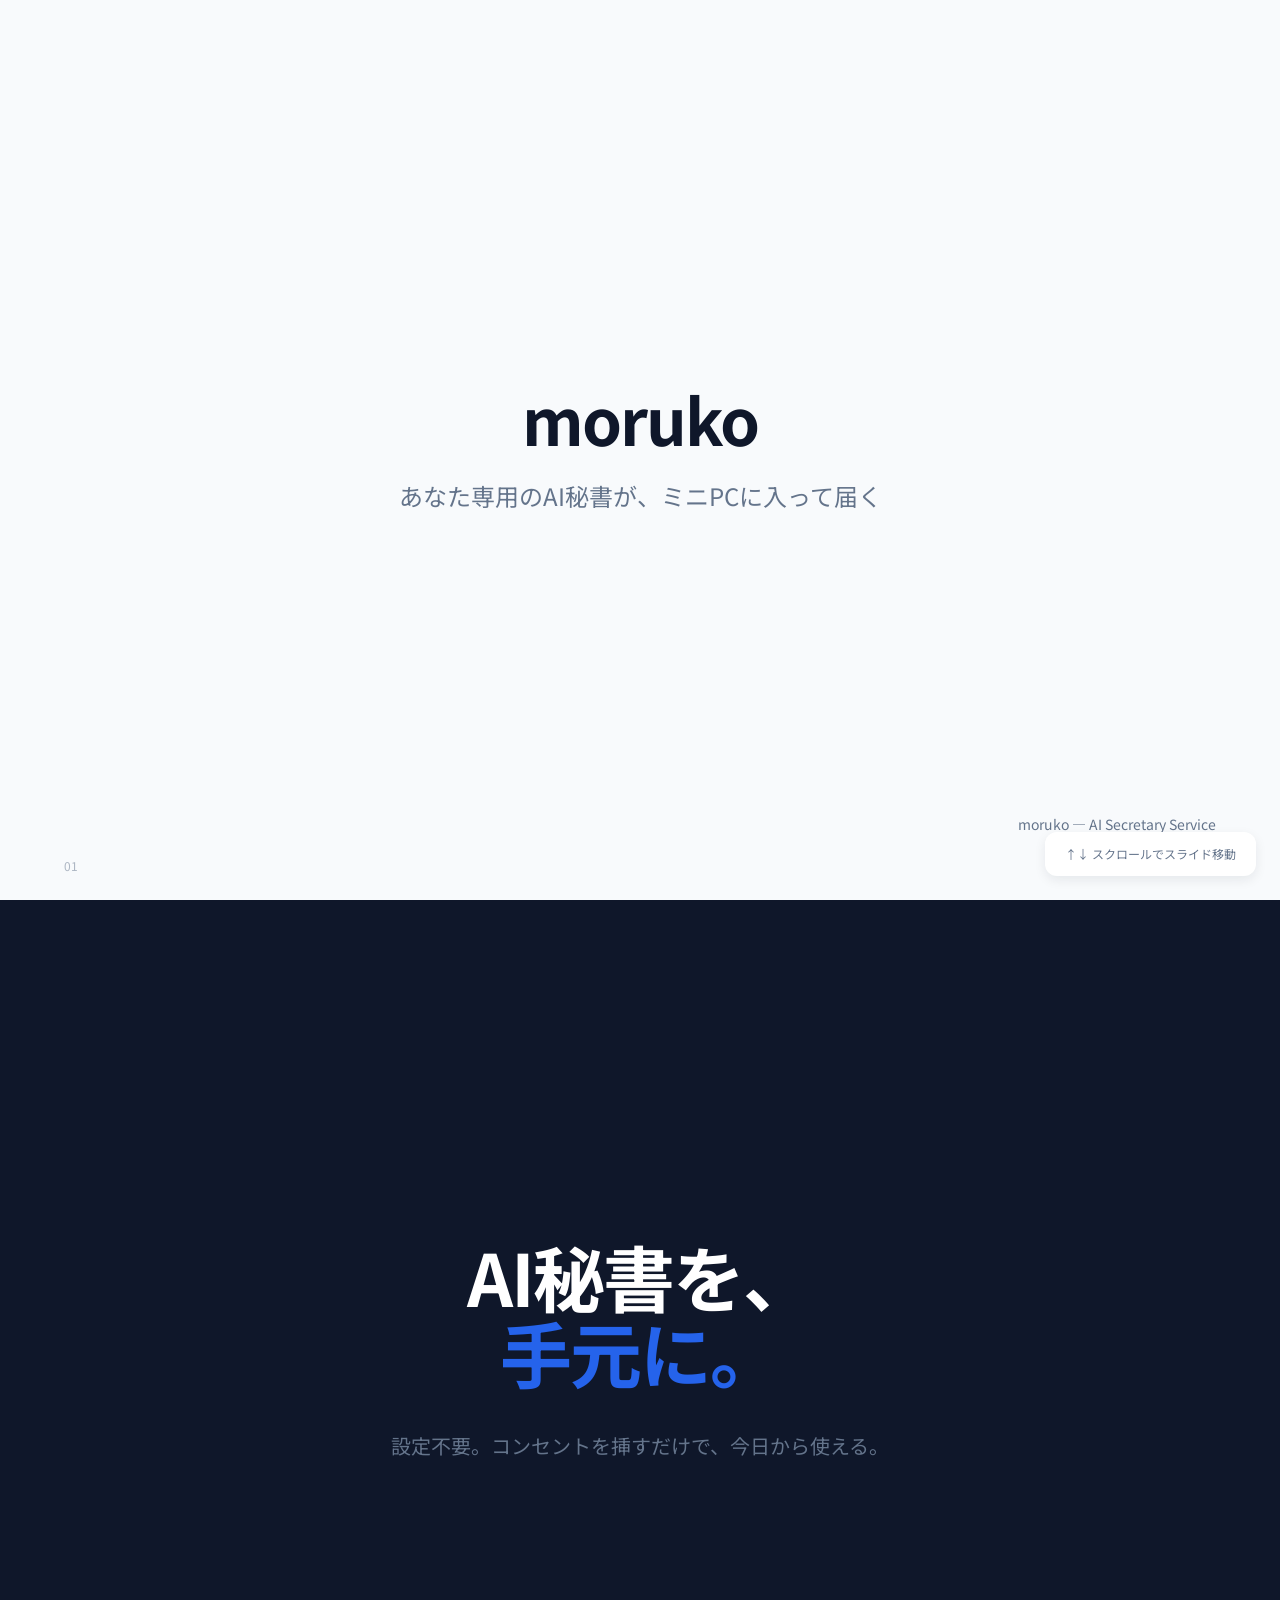
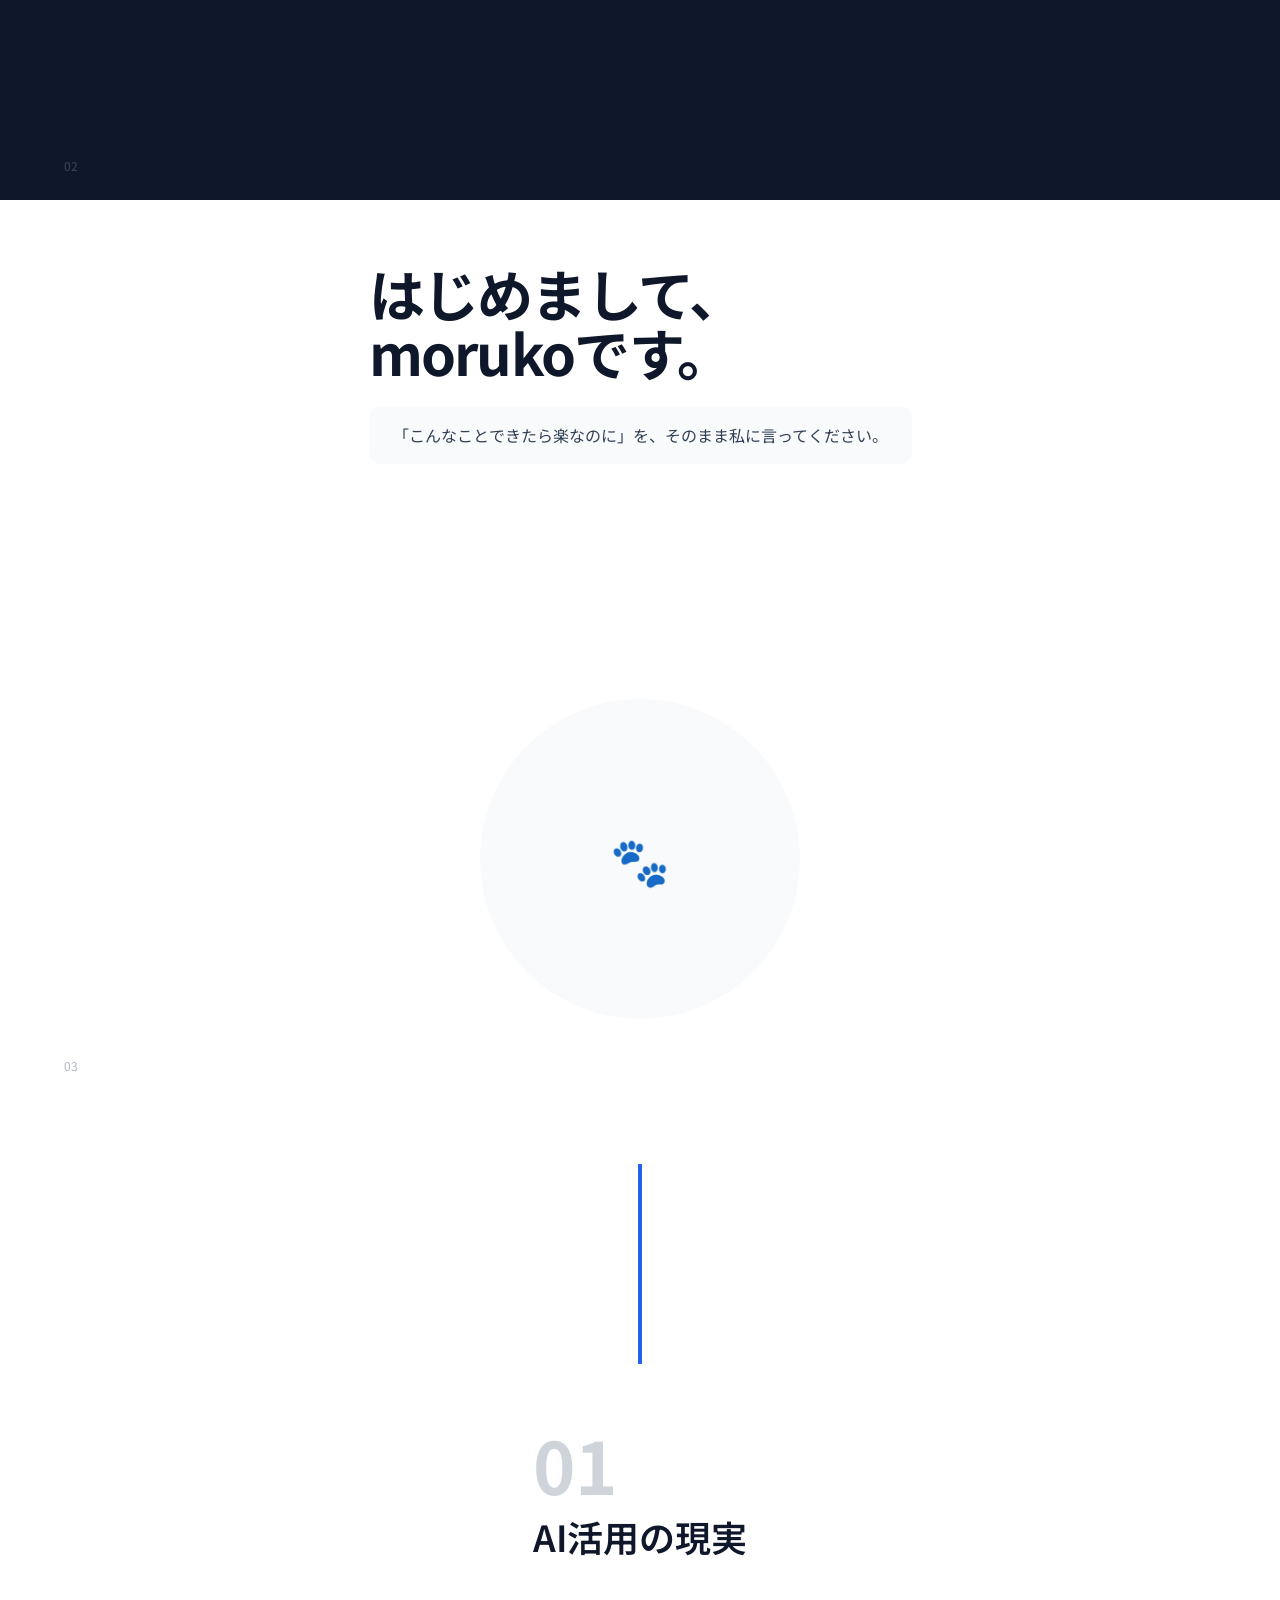
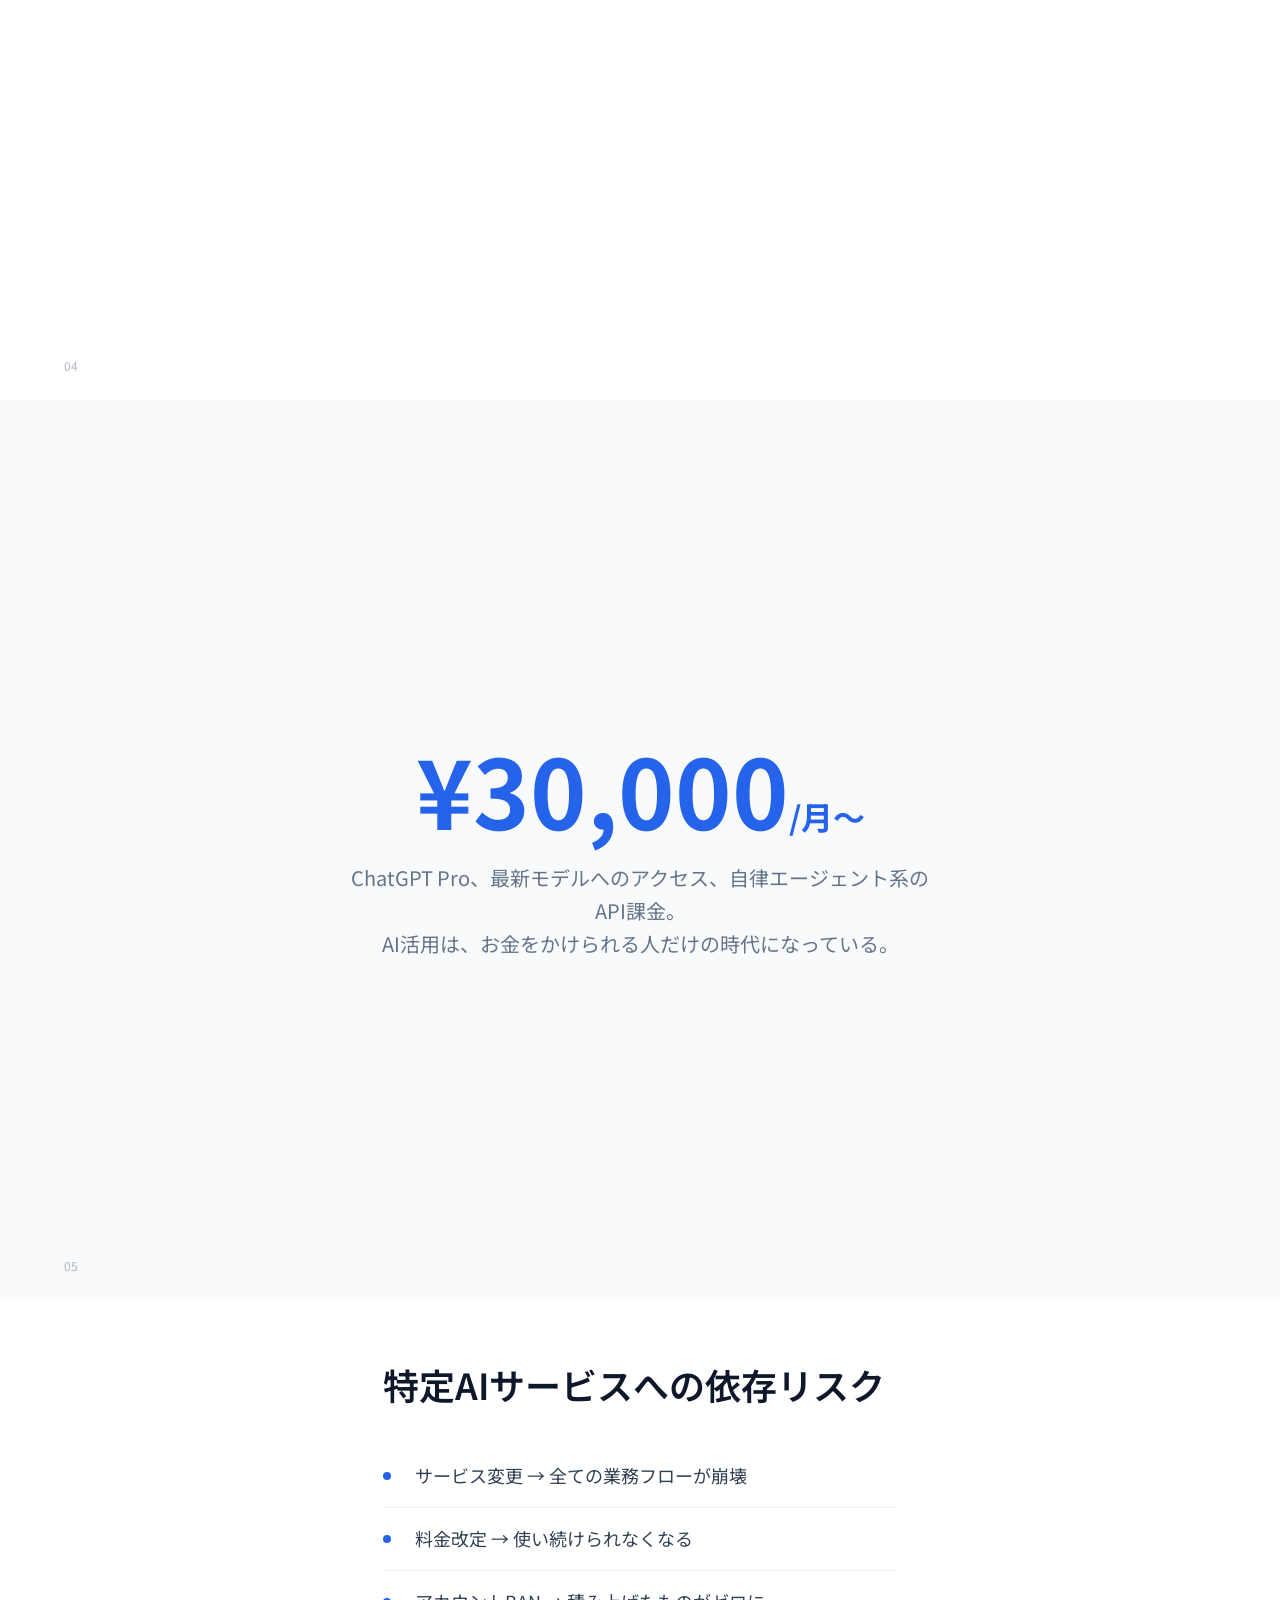
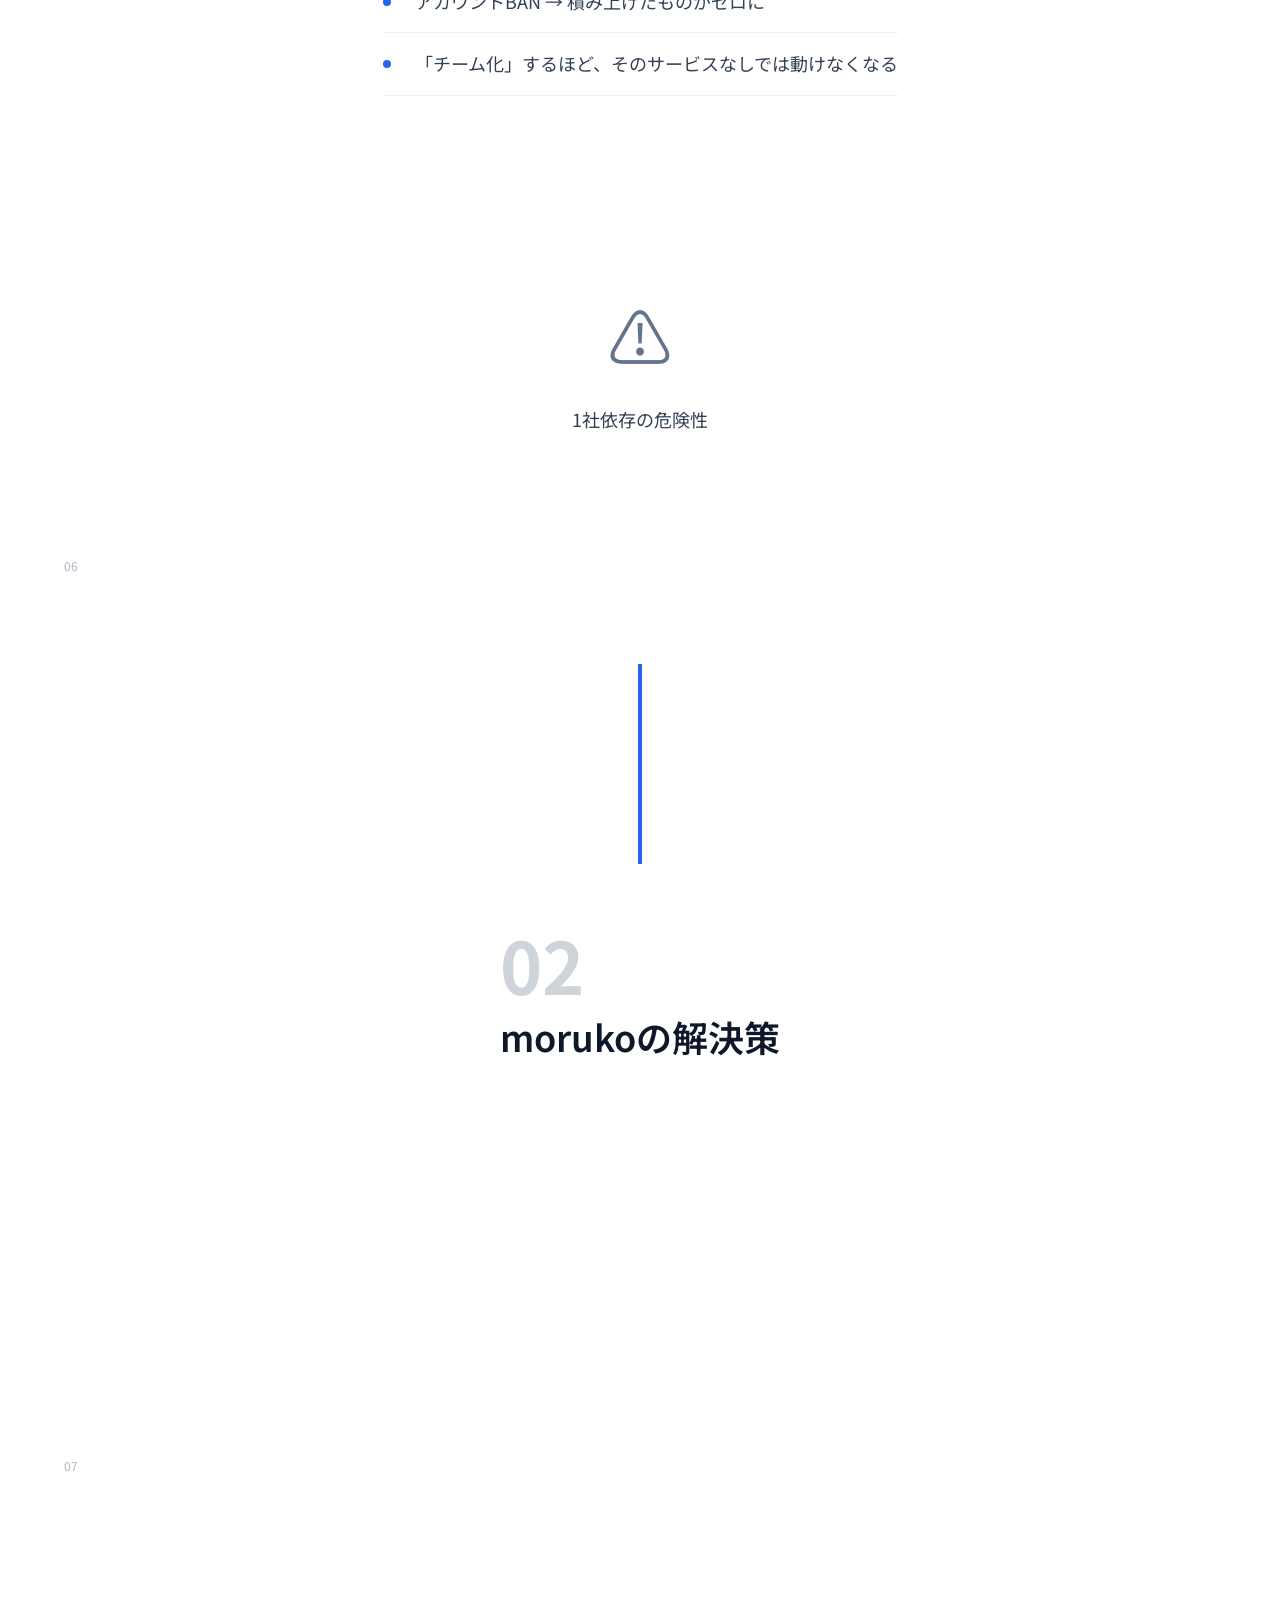
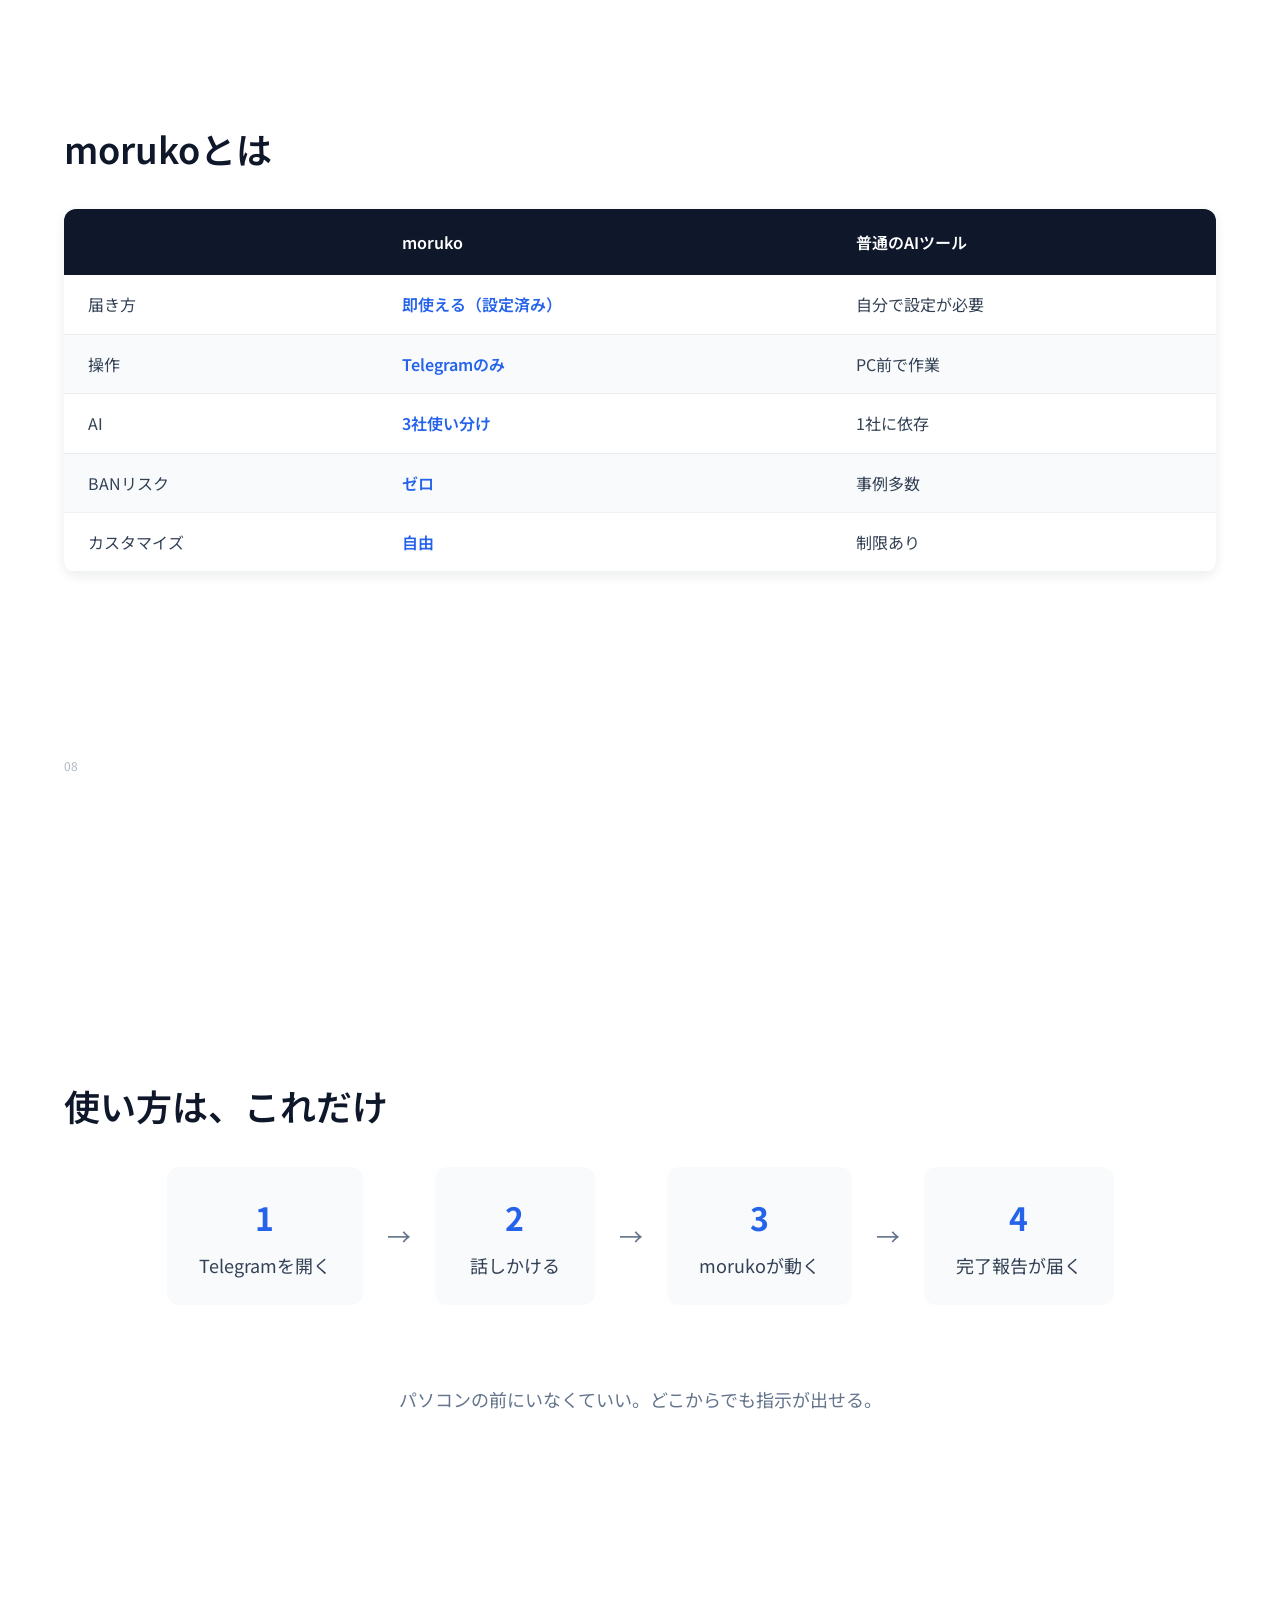
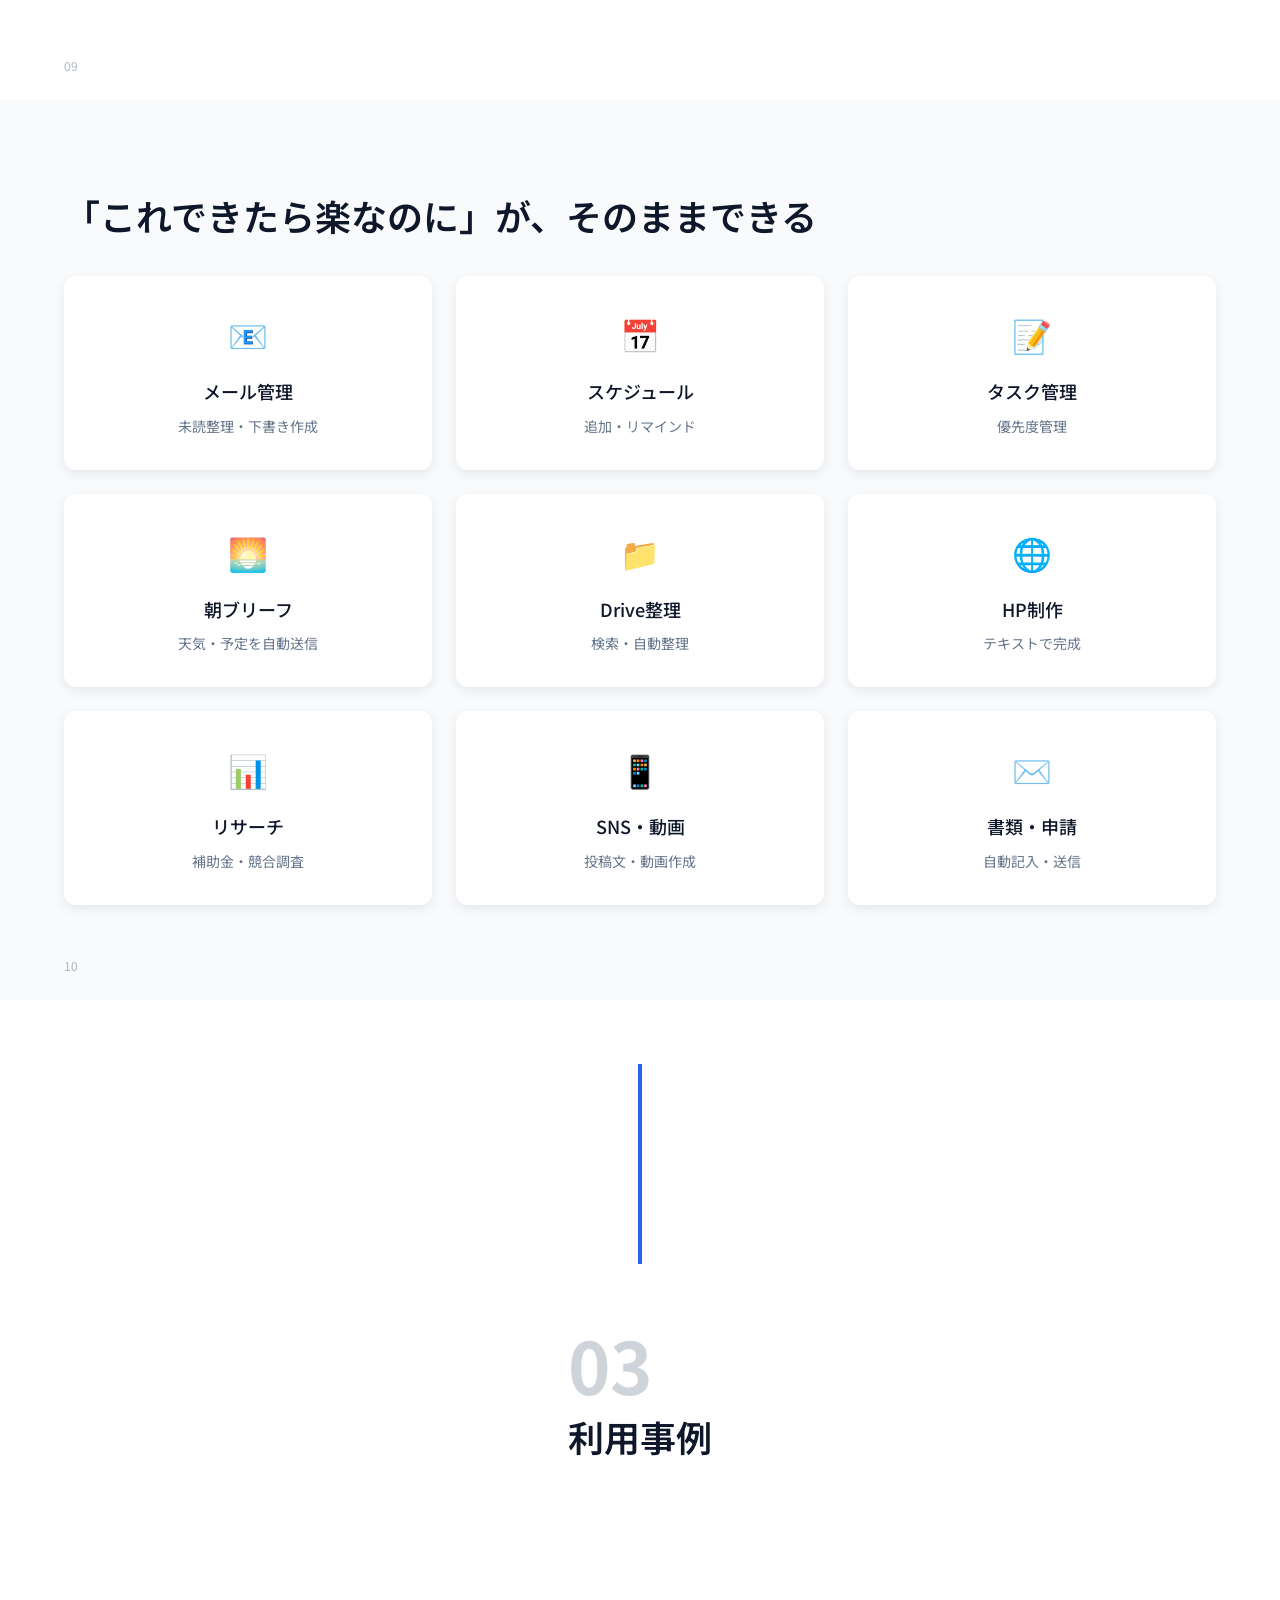
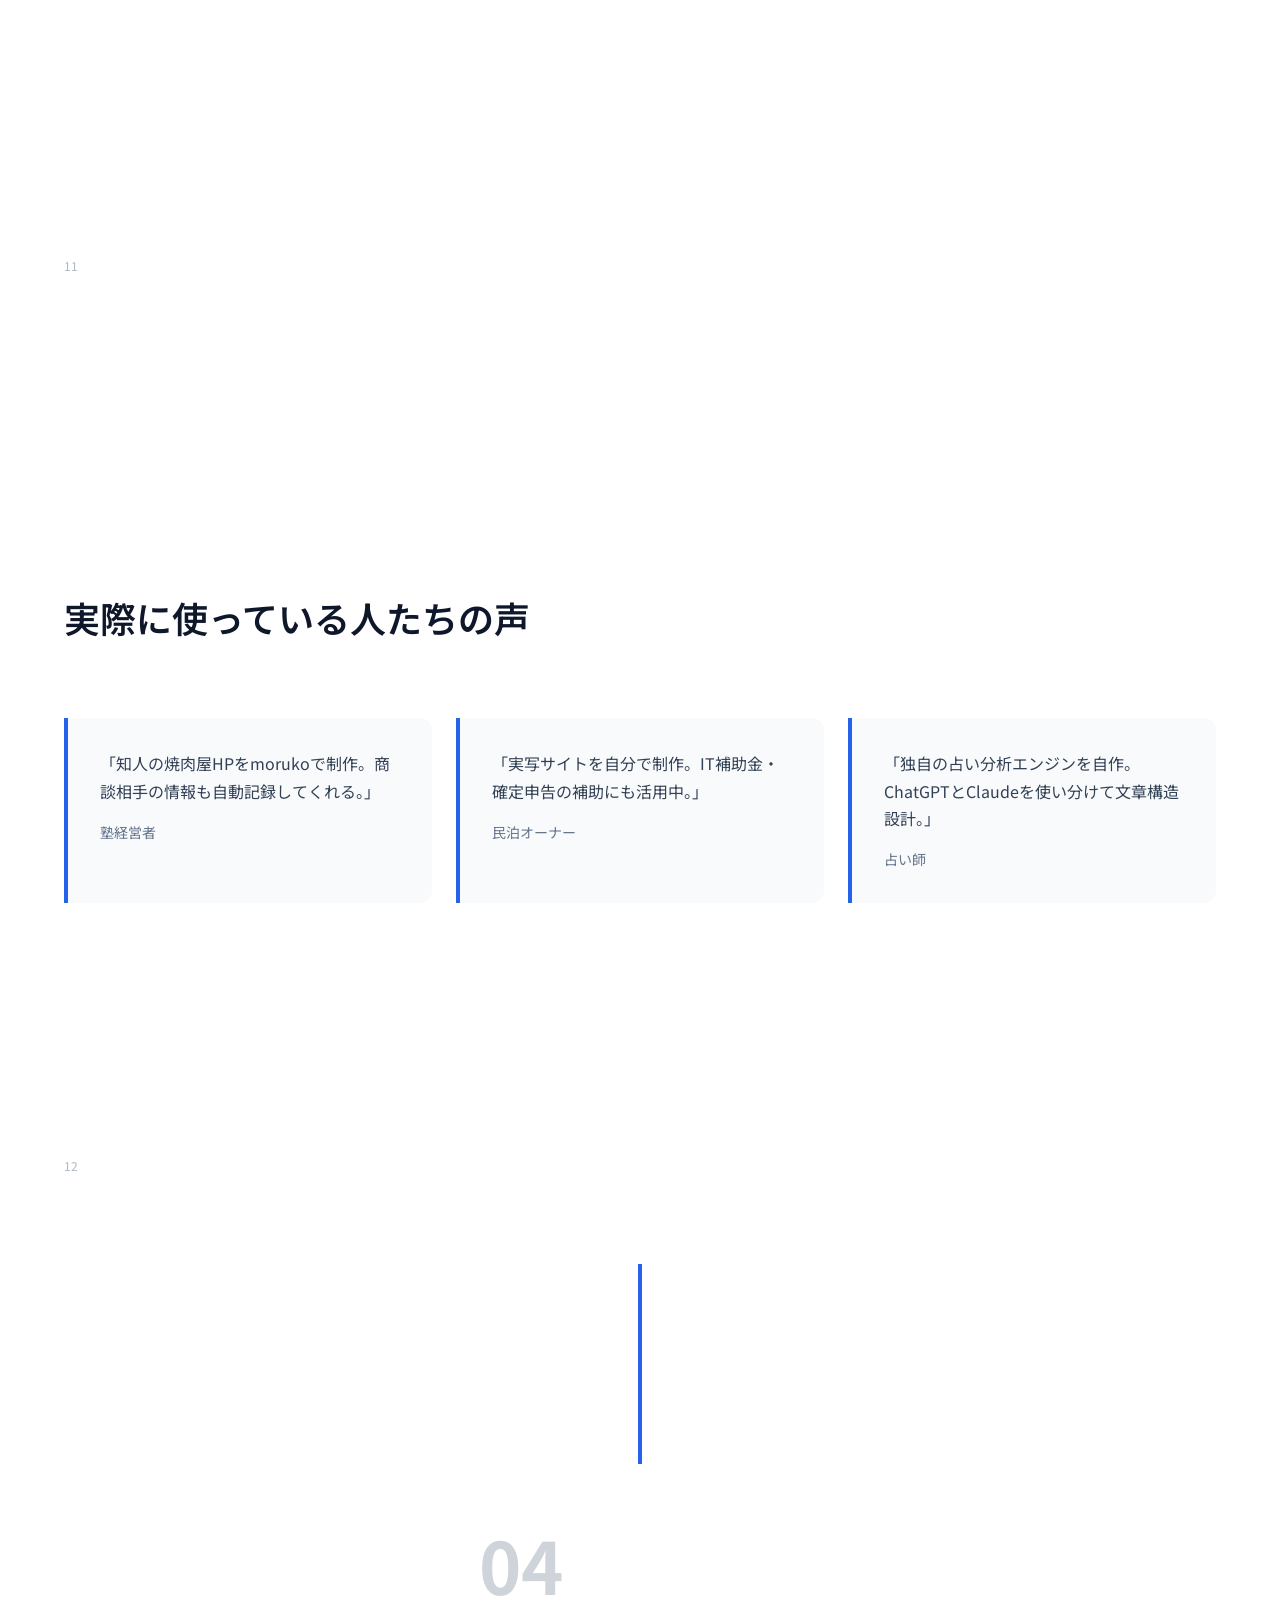
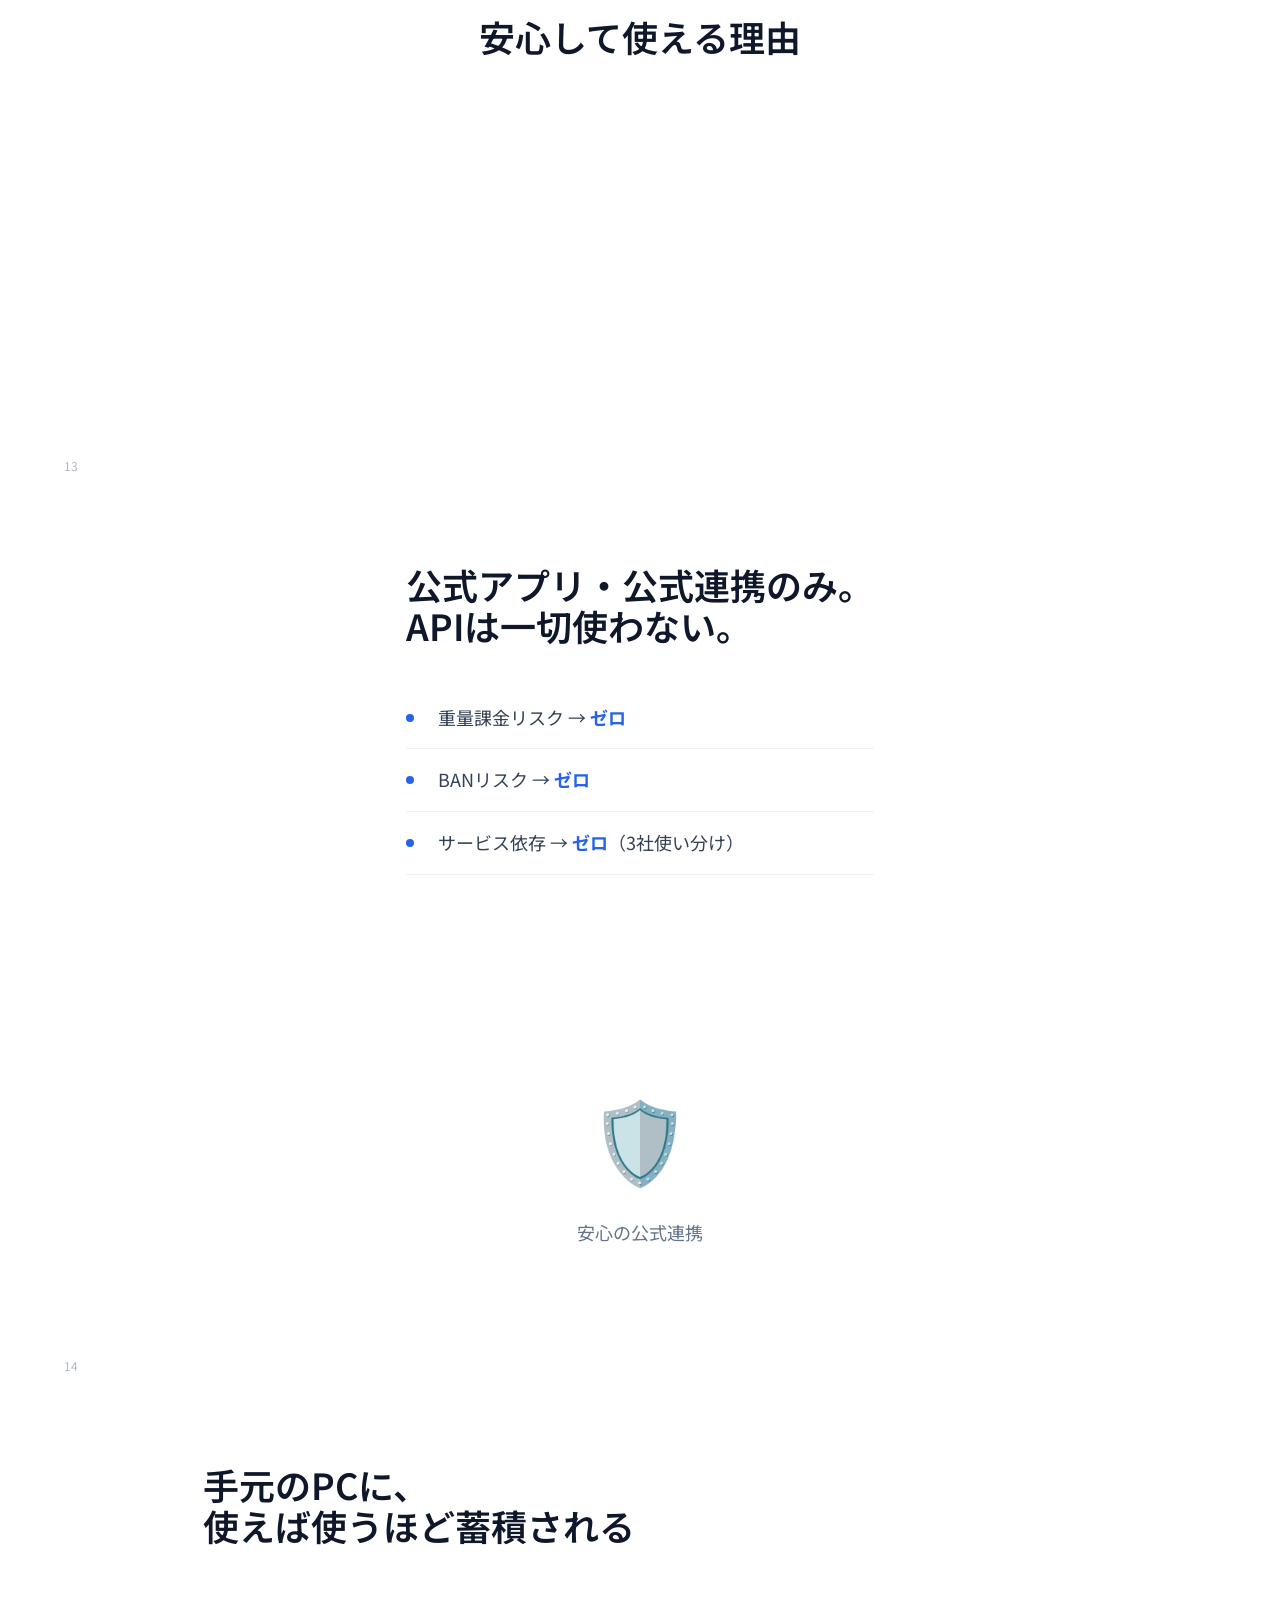
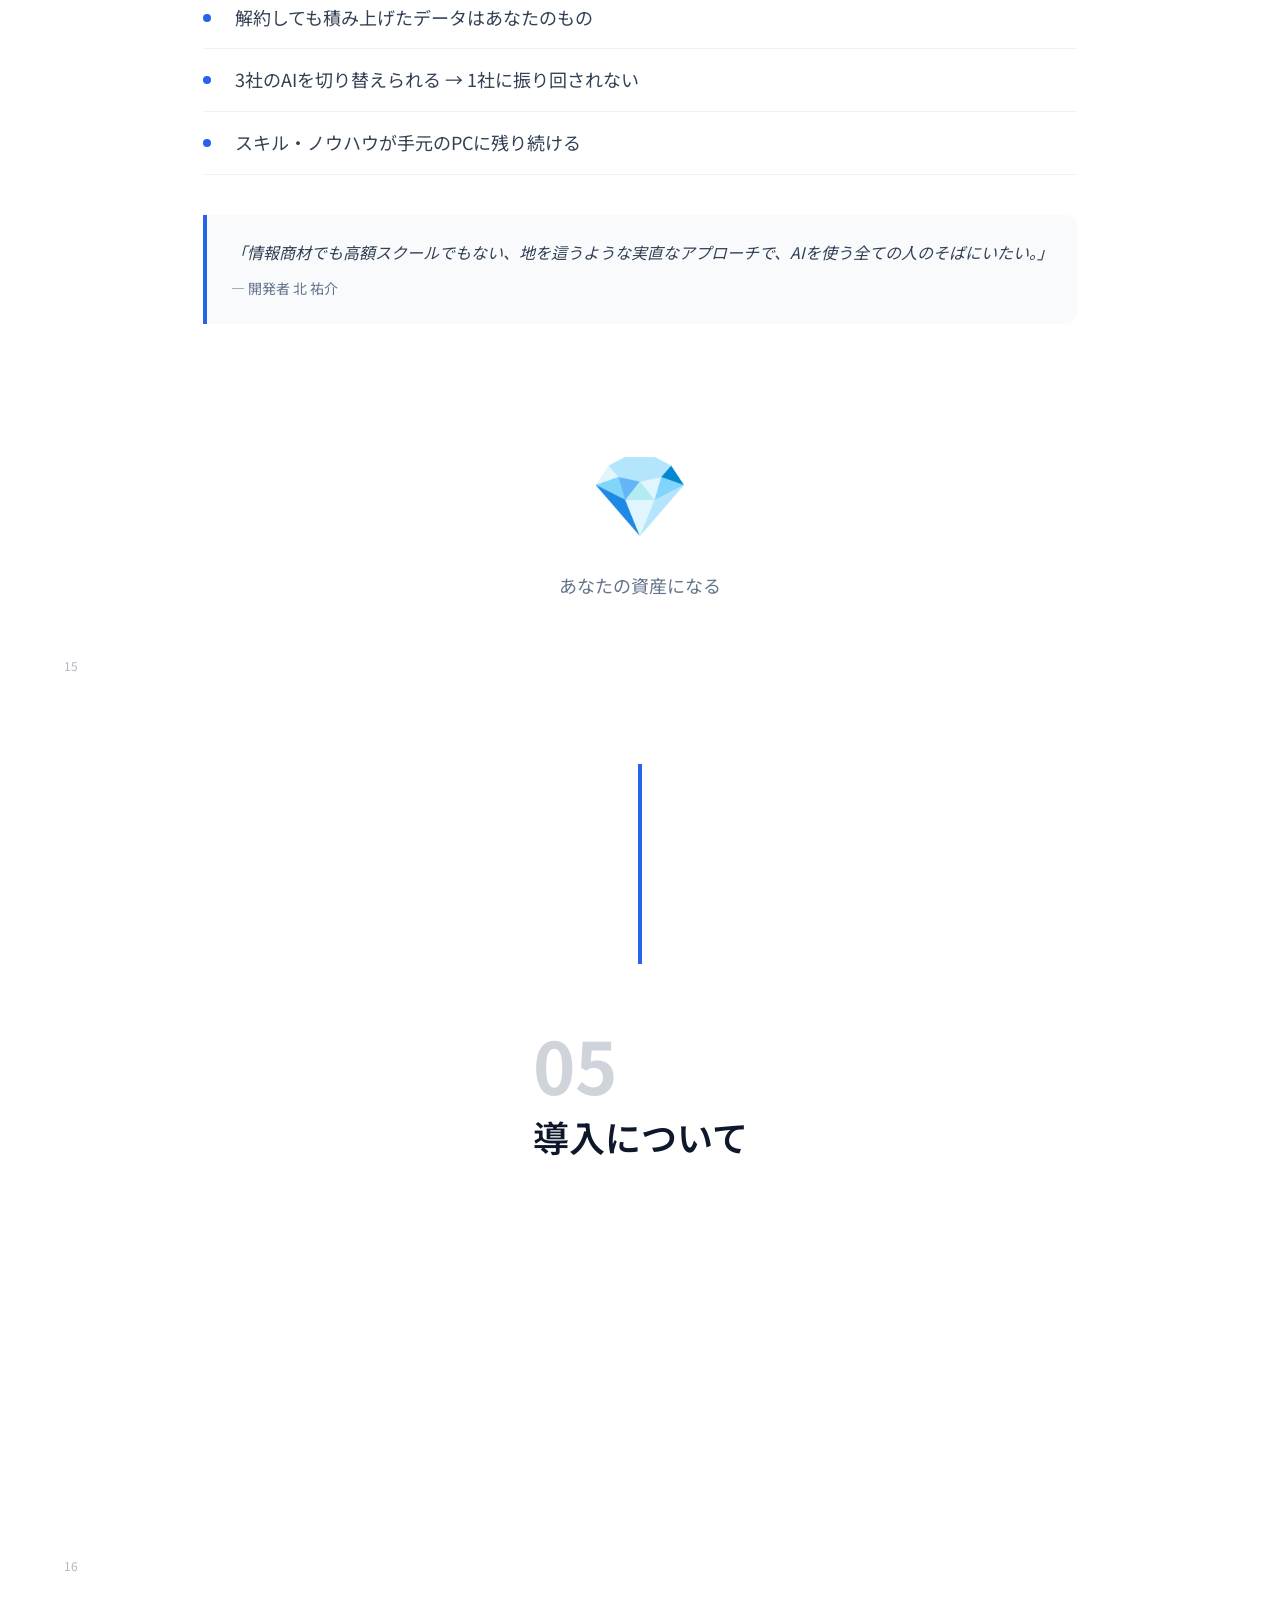
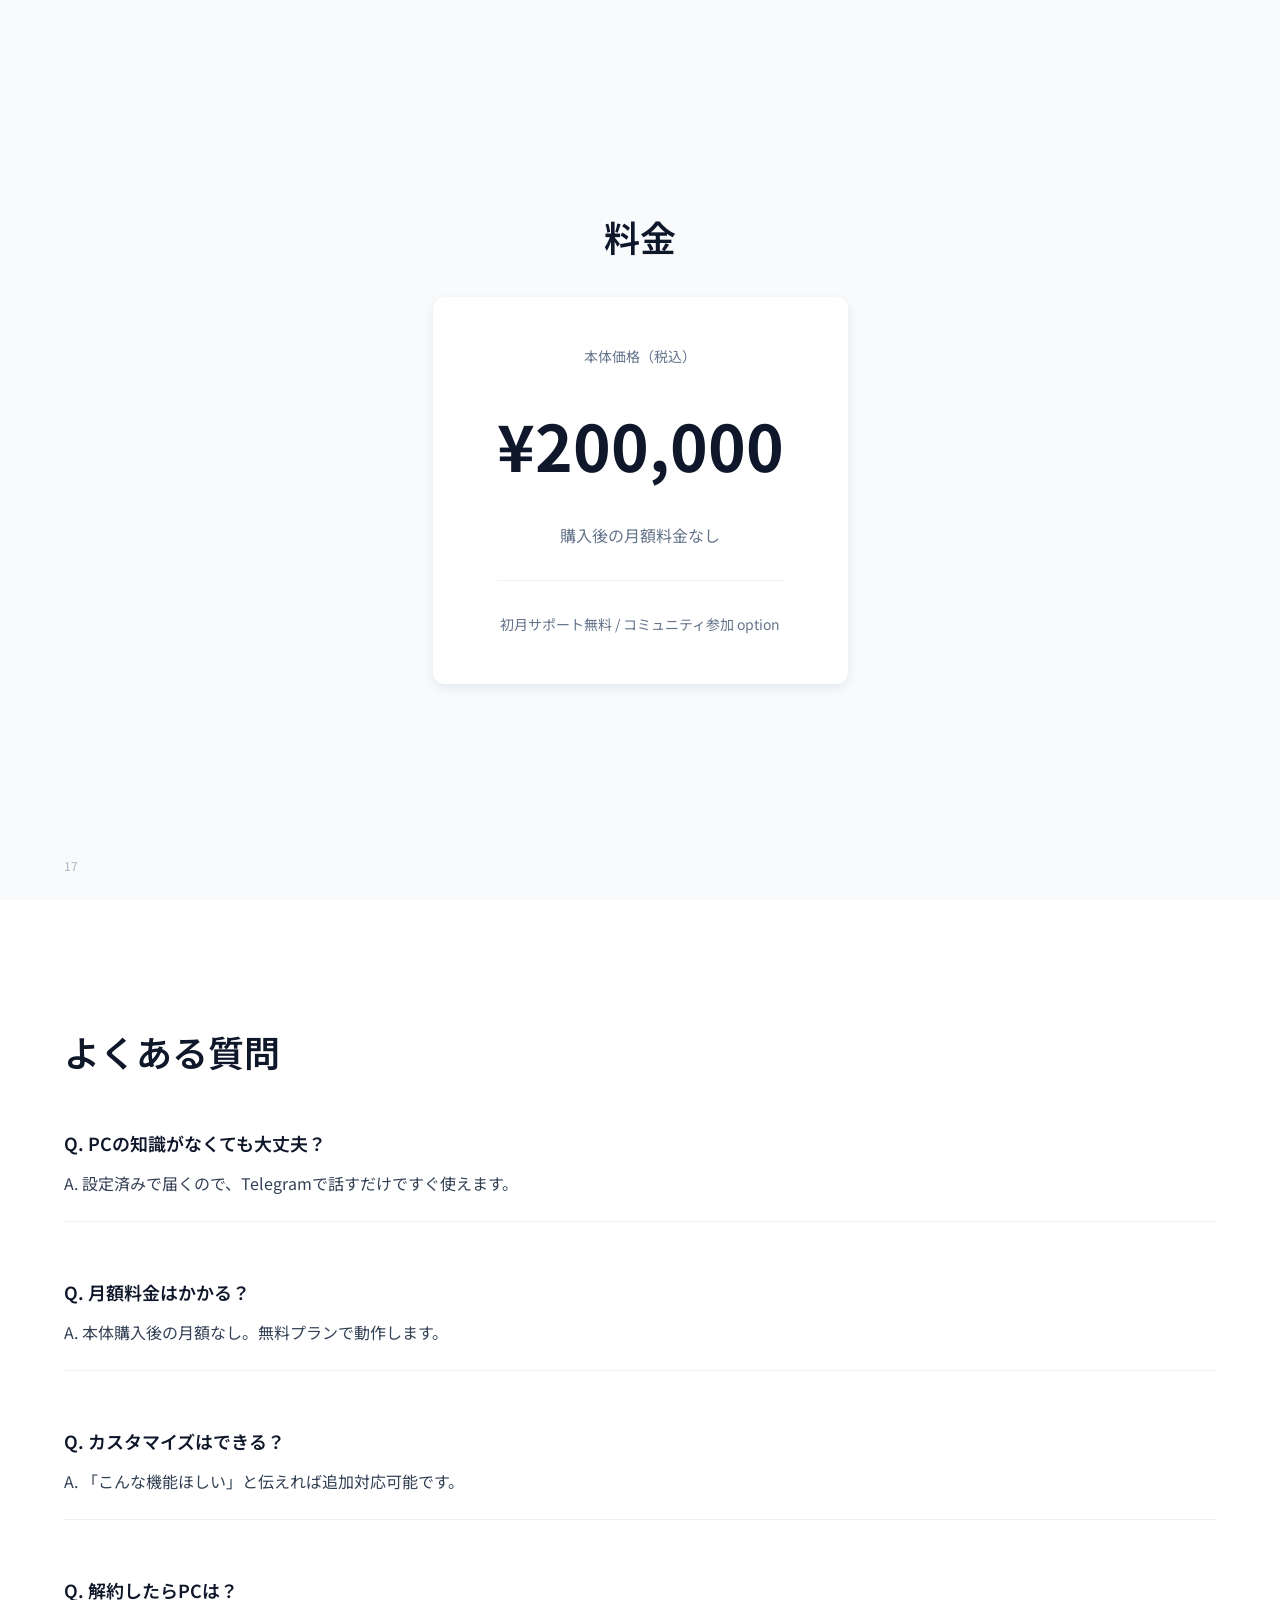
<file: sales-deck.html>
<!DOCTYPE html>
<html lang="ja">
<head>
<meta charset="UTF-8">
<meta name="viewport" content="width=device-width, initial-scale=1.0">
<title>moruko Sales Deck</title>
<link rel="preconnect" href="https://fonts.googleapis.com">
<link rel="preconnect" href="https://fonts.gstatic.com" crossorigin>
<link href="https://fonts.googleapis.com/css2?family=Inter:wght@400;500;600;700&family=Noto+Sans+JP:wght@400;500;700&display=swap" rel="stylesheet">
<style>
:root {
  --deep-navy: #0F172A;
  --slate: #334155;
  --professional-blue: #2563EB;
  --muted-blue: #64748B;
  --light-bg: #F8FAFC;
  --surface: #FFFFFF;
  --dark-surface: #1E2937;
  --success: #10B981;
  --warning: #F59E0B;
  --shadow: 0 4px 12px rgba(15, 23, 42, 0.08);
  --radius: 12px;
}

* {
  margin: 0;
  padding: 0;
  box-sizing: border-box;
}

html {
  scroll-behavior: smooth;
  scroll-snap-type: y mandatory;
  overflow-y: scroll;
}

body {
  font-family: 'Noto Sans JP', 'Inter', sans-serif;
  background: var(--light-bg);
  color: var(--slate);
  line-height: 1.65;
}

.slide {
  width: 100vw;
  height: 100vh;
  scroll-snap-align: start;
  display: flex;
  align-items: center;
  justify-content: center;
  padding: 64px;
  position: relative;
  overflow: hidden;
}

.slide-inner {
  width: 100%;
  max-width: 1200px;
  height: 100%;
  display: flex;
  flex-direction: column;
  justify-content: center;
}

h1 {
  font-size: 56px;
  font-weight: 700;
  line-height: 1.05;
  letter-spacing: -0.03em;
  color: var(--deep-navy);
}

h2 {
  font-size: 36px;
  font-weight: 600;
  line-height: 1.15;
  color: var(--deep-navy);
}

h3 {
  font-size: 24px;
  font-weight: 500;
  color: var(--deep-navy);
}

p, li {
  font-size: 18px;
  line-height: 1.65;
  color: var(--slate);
}

.caption {
  font-size: 14px;
  color: var(--muted-blue);
}

.large-number {
  font-size: 80px;
  font-weight: 700;
  color: var(--deep-navy);
  line-height: 1;
}

.large-number.accent {
  color: var(--professional-blue);
}

/* Cover A - Clean */
.cover-a {
  background: var(--light-bg);
}

.cover-a .slide-inner {
  text-align: center;
}

.cover-a h1 {
  font-size: 64px;
  margin-bottom: 24px;
}

.cover-a .subtitle {
  font-size: 24px;
  color: var(--muted-blue);
  font-weight: 400;
}

.cover-a .moruko-mark {
  position: absolute;
  bottom: 64px;
  right: 64px;
  font-size: 14px;
  color: var(--muted-blue);
}

/* Cover B - Impact */
.cover-b {
  background: var(--deep-navy);
}

.cover-b .slide-inner {
  text-align: center;
}

.cover-b h1 {
  color: var(--surface);
  font-size: 72px;
}

.cover-b .accent-text {
  color: var(--professional-blue);
}

.cover-b .subtitle {
  color: var(--muted-blue);
  font-size: 20px;
  margin-top: 40px;
}

/* Cover C - Character */
.cover-c {
  background: var(--surface);
}

.cover-c .slide-inner {
  display: flex;
  align-items: center;
  justify-content: space-between;
  gap: 64px;
}

.cover-c .text-block {
  flex: 1;
}

.cover-c .character-block {
  flex: 1;
  display: flex;
  align-items: center;
  justify-content: center;
}

.cover-c .character-placeholder {
  width: 320px;
  height: 320px;
  background: var(--light-bg);
  border-radius: 50%;
  display: flex;
  align-items: center;
  justify-content: center;
  font-size: 48px;
}

.cover-c .speech-bubble {
  background: var(--light-bg);
  padding: 16px 24px;
  border-radius: var(--radius);
  margin-top: 24px;
  font-size: 16px;
  color: var(--slate);
}

/* Section Divider */
.section-divider {
  background: var(--surface);
}

.section-divider .slide-inner {
  display: flex;
  align-items: center;
  gap: 64px;
}

.section-divider .accent-bar {
  width: 4px;
  height: 200px;
  background: var(--professional-blue);
  flex-shrink: 0;
}

.section-divider .content {
  flex: 1;
}

.section-divider .section-number {
  font-size: 72px;
  font-weight: 700;
  color: var(--muted-blue);
  opacity: 0.3;
  line-height: 1;
}

.section-divider h2 {
  margin-top: 16px;
}

/* Text + List */
.text-slide {
  background: var(--surface);
}

.text-slide .slide-inner {
  display: flex;
  gap: 64px;
  align-items: center;
}

.text-slide .text-block {
  flex: 1;
}

.text-slide .visual-block {
  flex: 1;
  display: flex;
  align-items: center;
  justify-content: center;
}

.text-slide ul {
  list-style: none;
  margin-top: 40px;
}

.text-slide li {
  padding: 16px 0;
  padding-left: 32px;
  position: relative;
  border-bottom: 1px solid rgba(100, 116, 139, 0.1);
}

.text-slide li::before {
  content: '';
  position: absolute;
  left: 0;
  top: 50%;
  transform: translateY(-50%);
  width: 8px;
  height: 8px;
  background: var(--professional-blue);
  border-radius: 50%;
}

/* KPI Slide */
.kpi-slide {
  background: var(--light-bg);
}

.kpi-slide .slide-inner {
  text-align: center;
}

.kpi-slide .large-number {
  font-size: 96px;
  margin-bottom: 24px;
}

.kpi-slide .description {
  font-size: 20px;
  color: var(--muted-blue);
  max-width: 600px;
  margin: 0 auto;
}

/* Comparison Table */
.comparison-slide {
  background: var(--surface);
}

.comparison-slide .slide-inner {
  flex-direction: column;
  gap: 40px;
}

.comparison-table {
  width: 100%;
  border-collapse: collapse;
  border-radius: var(--radius);
  overflow: hidden;
  box-shadow: var(--shadow);
}

.comparison-table th {
  background: var(--deep-navy);
  color: var(--surface);
  padding: 20px 24px;
  text-align: left;
  font-weight: 600;
  font-size: 16px;
}

.comparison-table td {
  padding: 16px 24px;
  font-size: 16px;
  border-bottom: 1px solid rgba(100, 116, 139, 0.1);
}

.comparison-table tr:nth-child(even) {
  background: var(--light-bg);
}

.comparison-table .highlight {
  color: var(--professional-blue);
  font-weight: 600;
}

/* Grid Cards */
.grid-slide {
  background: var(--light-bg);
}

.grid-slide .slide-inner {
  flex-direction: column;
  gap: 40px;
}

.card-grid {
  display: grid;
  grid-template-columns: repeat(3, 1fr);
  gap: 24px;
}

.card {
  background: var(--surface);
  padding: 32px 24px;
  border-radius: var(--radius);
  box-shadow: var(--shadow);
  text-align: center;
}

.card .icon {
  font-size: 32px;
  margin-bottom: 16px;
}

.card h3 {
  font-size: 18px;
  margin-bottom: 8px;
}

.card p {
  font-size: 14px;
  color: var(--muted-blue);
}

/* Quote */
.quote-slide {
  background: var(--surface);
}

.quote-slide .slide-inner {
  display: flex;
  gap: 40px;
}

.quote-card {
  flex: 1;
  padding: 32px;
  border-left: 4px solid var(--professional-blue);
  background: var(--light-bg);
  border-radius: 0 var(--radius) var(--radius) 0;
}

.quote-card .quote-text {
  font-size: 16px;
  line-height: 1.7;
  color: var(--slate);
  margin-bottom: 16px;
}

.quote-card .quote-author {
  font-size: 14px;
  color: var(--muted-blue);
}

/* Flow Diagram */
.flow-slide {
  background: var(--surface);
}

.flow-slide .slide-inner {
  flex-direction: column;
  gap: 40px;
}

.flow-steps {
  display: flex;
  align-items: center;
  justify-content: center;
  gap: 24px;
}

.flow-step {
  background: var(--light-bg);
  padding: 24px 32px;
  border-radius: var(--radius);
  text-align: center;
  min-width: 160px;
}

.flow-step .step-number {
  font-size: 32px;
  font-weight: 700;
  color: var(--professional-blue);
  margin-bottom: 8px;
}

.flow-arrow {
  color: var(--muted-blue);
  font-size: 24px;
}

/* Pricing */
.pricing-slide {
  background: var(--light-bg);
}

.pricing-slide .slide-inner {
  flex-direction: column;
  gap: 40px;
  align-items: center;
}

.pricing-card {
  background: var(--surface);
  padding: 48px 64px;
  border-radius: var(--radius);
  box-shadow: var(--shadow);
  text-align: center;
  max-width: 480px;
}

.pricing-card .price {
  font-size: 64px;
  font-weight: 700;
  color: var(--deep-navy);
  margin: 24px 0;
}

.pricing-card .price-note {
  font-size: 16px;
  color: var(--muted-blue);
}

/* FAQ */
.faq-slide {
  background: var(--surface);
}

.faq-slide .slide-inner {
  flex-direction: column;
  gap: 32px;
}

.faq-item {
  padding: 24px 0;
  border-bottom: 1px solid rgba(100, 116, 139, 0.1);
}

.faq-item .question {
  font-size: 18px;
  font-weight: 600;
  color: var(--deep-navy);
  margin-bottom: 12px;
}

.faq-item .answer {
  font-size: 16px;
  color: var(--slate);
}

/* CTA */
.cta-slide {
  background: var(--deep-navy);
}

.cta-slide .slide-inner {
  text-align: center;
}

.cta-slide h2 {
  color: var(--surface);
  margin-bottom: 40px;
}

.cta-button {
  display: inline-block;
  background: var(--professional-blue);
  color: var(--surface);
  padding: 20px 48px;
  border-radius: var(--radius);
  font-size: 18px;
  font-weight: 600;
  text-decoration: none;
  margin-bottom: 24px;
}

.cta-slide .contact-info {
  color: var(--muted-blue);
  font-size: 16px;
  margin-top: 40px;
}

/* Slide Number */
.slide-number {
  position: absolute;
  bottom: 24px;
  left: 64px;
  font-size: 12px;
  color: var(--muted-blue);
  opacity: 0.5;
}

/* Navigation Hint */
.nav-hint {
  position: fixed;
  bottom: 24px;
  right: 24px;
  background: var(--surface);
  padding: 12px 20px;
  border-radius: var(--radius);
  box-shadow: var(--shadow);
  font-size: 12px;
  color: var(--muted-blue);
  z-index: 100;
}
</style>
</head>
<body>

<!-- Slide 1: Cover A - Clean -->
<section class="slide cover-a" id="slide-1">
  <div class="slide-inner">
    <h1>moruko</h1>
    <p class="subtitle">あなた専用のAI秘書が、ミニPCに入って届く</p>
  </div>
  <span class="moruko-mark">moruko — AI Secretary Service</span>
  <span class="slide-number">01</span>
</section>

<!-- Slide 2: Cover B - Impact -->
<section class="slide cover-b" id="slide-2">
  <div class="slide-inner">
    <h1>AI秘書を、<br><span class="accent-text">手元に。</span></h1>
    <p class="subtitle">設定不要。コンセントを挿すだけで、今日から使える。</p>
  </div>
  <span class="slide-number">02</span>
</section>

<!-- Slide 3: Cover C - Character -->
<section class="slide cover-c" id="slide-3">
  <div class="slide-inner">
    <div class="text-block">
      <h1>はじめまして、<br>morukoです。</h1>
      <div class="speech-bubble">
        「こんなことできたら楽なのに」を、そのまま私に言ってください。
      </div>
    </div>
    <div class="character-block">
      <div class="character-placeholder">🐾</div>
    </div>
  </div>
  <span class="slide-number">03</span>
</section>

<!-- Slide 4: Section Divider - 課題 -->
<section class="slide section-divider" id="slide-4">
  <div class="slide-inner">
    <div class="accent-bar"></div>
    <div class="content">
      <div class="section-number">01</div>
      <h2>AI活用の現実</h2>
    </div>
  </div>
  <span class="slide-number">04</span>
</section>

<!-- Slide 5: KPI - Cost Problem -->
<section class="slide kpi-slide" id="slide-5">
  <div class="slide-inner">
    <div class="large-number accent">¥30,000<span style="font-size: 32px;">/月〜</span></div>
    <p class="description">ChatGPT Pro、最新モデルへのアクセス、自律エージェント系のAPI課金。<br>AI活用は、お金をかけられる人だけの時代になっている。</p>
  </div>
  <span class="slide-number">05</span>
</section>

<!-- Slide 6: Text + List - Risk -->
<section class="slide text-slide" id="slide-6">
  <div class="slide-inner">
    <div class="text-block">
      <h2>特定AIサービスへの依存リスク</h2>
      <ul>
        <li>サービス変更 → 全ての業務フローが崩壊</li>
        <li>料金改定 → 使い続けられなくなる</li>
        <li>アカウントBAN → 積み上げたものがゼロに</li>
        <li>「チーム化」するほど、そのサービスなしでは動けなくなる</li>
      </ul>
    </div>
    <div class="visual-block">
      <div style="text-align: center; color: var(--muted-blue);">
        <div style="font-size: 64px; margin-bottom: 16px;">⚠️</div>
        <p>1社依存の危険性</p>
      </div>
    </div>
  </div>
  <span class="slide-number">06</span>
</section>

<!-- Slide 7: Section Divider - 解決策 -->
<section class="slide section-divider" id="slide-7">
  <div class="slide-inner">
    <div class="accent-bar"></div>
    <div class="content">
      <div class="section-number">02</div>
      <h2>morukoの解決策</h2>
    </div>
  </div>
  <span class="slide-number">07</span>
</section>

<!-- Slide 8: Comparison Table -->
<section class="slide comparison-slide" id="slide-8">
  <div class="slide-inner">
    <h2>morukoとは</h2>
    <table class="comparison-table">
      <thead>
        <tr>
          <th></th>
          <th>moruko</th>
          <th>普通のAIツール</th>
        </tr>
      </thead>
      <tbody>
        <tr>
          <td>届き方</td>
          <td class="highlight">即使える（設定済み）</td>
          <td>自分で設定が必要</td>
        </tr>
        <tr>
          <td>操作</td>
          <td class="highlight">Telegramのみ</td>
          <td>PC前で作業</td>
        </tr>
        <tr>
          <td>AI</td>
          <td class="highlight">3社使い分け</td>
          <td>1社に依存</td>
        </tr>
        <tr>
          <td>BANリスク</td>
          <td class="highlight">ゼロ</td>
          <td>事例多数</td>
        </tr>
        <tr>
          <td>カスタマイズ</td>
          <td class="highlight">自由</td>
          <td>制限あり</td>
        </tr>
      </tbody>
    </table>
  </div>
  <span class="slide-number">08</span>
</section>

<!-- Slide 9: Flow - How to Use -->
<section class="slide flow-slide" id="slide-9">
  <div class="slide-inner">
    <h2>使い方は、これだけ</h2>
    <div class="flow-steps">
      <div class="flow-step">
        <div class="step-number">1</div>
        <p>Telegramを開く</p>
      </div>
      <div class="flow-arrow">→</div>
      <div class="flow-step">
        <div class="step-number">2</div>
        <p>話しかける</p>
      </div>
      <div class="flow-arrow">→</div>
      <div class="flow-step">
        <div class="step-number">3</div>
        <p>morukoが動く</p>
      </div>
      <div class="flow-arrow">→</div>
      <div class="flow-step">
        <div class="step-number">4</div>
        <p>完了報告が届く</p>
      </div>
    </div>
    <p style="text-align: center; margin-top: 40px; color: var(--muted-blue);">パソコンの前にいなくていい。どこからでも指示が出せる。</p>
  </div>
  <span class="slide-number">09</span>
</section>

<!-- Slide 10: Grid - Features -->
<section class="slide grid-slide" id="slide-10">
  <div class="slide-inner">
    <h2>「これできたら楽なのに」が、そのままできる</h2>
    <div class="card-grid">
      <div class="card">
        <div class="icon">📧</div>
        <h3>メール管理</h3>
        <p>未読整理・下書き作成</p>
      </div>
      <div class="card">
        <div class="icon">📅</div>
        <h3>スケジュール</h3>
        <p>追加・リマインド</p>
      </div>
      <div class="card">
        <div class="icon">📝</div>
        <h3>タスク管理</h3>
        <p>優先度管理</p>
      </div>
      <div class="card">
        <div class="icon">🌅</div>
        <h3>朝ブリーフ</h3>
        <p>天気・予定を自動送信</p>
      </div>
      <div class="card">
        <div class="icon">📁</div>
        <h3>Drive整理</h3>
        <p>検索・自動整理</p>
      </div>
      <div class="card">
        <div class="icon">🌐</div>
        <h3>HP制作</h3>
        <p>テキストで完成</p>
      </div>
      <div class="card">
        <div class="icon">📊</div>
        <h3>リサーチ</h3>
        <p>補助金・競合調査</p>
      </div>
      <div class="card">
        <div class="icon">📱</div>
        <h3>SNS・動画</h3>
        <p>投稿文・動画作成</p>
      </div>
      <div class="card">
        <div class="icon">✉️</div>
        <h3>書類・申請</h3>
        <p>自動記入・送信</p>
      </div>
    </div>
  </div>
  <span class="slide-number">10</span>
</section>

<!-- Slide 11: Section Divider - 実績 -->
<section class="slide section-divider" id="slide-11">
  <div class="slide-inner">
    <div class="accent-bar"></div>
    <div class="content">
      <div class="section-number">03</div>
      <h2>利用事例</h2>
    </div>
  </div>
  <span class="slide-number">11</span>
</section>

<!-- Slide 12: Quote - Testimonials -->
<section class="slide quote-slide" id="slide-12">
  <div class="slide-inner">
    <h2 style="margin-bottom: 40px;">実際に使っている人たちの声</h2>
    <div style="display: flex; gap: 24px;">
      <div class="quote-card">
        <p class="quote-text">「知人の焼肉屋HPをmorukoで制作。商談相手の情報も自動記録してくれる。」</p>
        <p class="quote-author">塾経営者</p>
      </div>
      <div class="quote-card">
        <p class="quote-text">「実写サイトを自分で制作。IT補助金・確定申告の補助にも活用中。」</p>
        <p class="quote-author">民泊オーナー</p>
      </div>
      <div class="quote-card">
        <p class="quote-text">「独自の占い分析エンジンを自作。ChatGPTとClaudeを使い分けて文章構造設計。」</p>
        <p class="quote-author">占い師</p>
      </div>
    </div>
  </div>
  <span class="slide-number">12</span>
</section>

<!-- Slide 13: Section Divider - 信頼性 -->
<section class="slide section-divider" id="slide-13">
  <div class="slide-inner">
    <div class="accent-bar"></div>
    <div class="content">
      <div class="section-number">04</div>
      <h2>安心して使える理由</h2>
    </div>
  </div>
  <span class="slide-number">13</span>
</section>

<!-- Slide 14: Text + List - Safety -->
<section class="slide text-slide" id="slide-14">
  <div class="slide-inner">
    <div class="text-block">
      <h2>公式アプリ・公式連携のみ。<br>APIは一切使わない。</h2>
      <ul>
        <li>重量課金リスク → <strong style="color: var(--professional-blue);">ゼロ</strong></li>
        <li>BANリスク → <strong style="color: var(--professional-blue);">ゼロ</strong></li>
        <li>サービス依存 → <strong style="color: var(--professional-blue);">ゼロ</strong>（3社使い分け）</li>
      </ul>
    </div>
    <div class="visual-block">
      <div style="text-align: center;">
        <div style="font-size: 80px; margin-bottom: 16px;">🛡️</div>
        <p style="color: var(--muted-blue);">安心の公式連携</p>
      </div>
    </div>
  </div>
  <span class="slide-number">14</span>
</section>

<!-- Slide 15: Text + List - Asset -->
<section class="slide text-slide" id="slide-15">
  <div class="slide-inner">
    <div class="text-block">
      <h2>手元のPCに、<br>使えば使うほど蓄積される</h2>
      <ul>
        <li>解約しても積み上げたデータはあなたのもの</li>
        <li>3社のAIを切り替えられる → 1社に振り回されない</li>
        <li>スキル・ノウハウが手元のPCに残り続ける</li>
      </ul>
      <div style="margin-top: 40px; padding: 24px; border-left: 4px solid var(--professional-blue); background: var(--light-bg); border-radius: 0 12px 12px 0;">
        <p style="font-size: 16px; font-style: italic;">「情報商材でも高額スクールでもない、地を這うような実直なアプローチで、AIを使う全ての人のそばにいたい。」</p>
        <p style="font-size: 14px; color: var(--muted-blue); margin-top: 12px;">— 開発者 北 祐介</p>
      </div>
    </div>
    <div class="visual-block">
      <div style="text-align: center;">
        <div style="font-size: 80px; margin-bottom: 16px;">💎</div>
        <p style="color: var(--muted-blue);">あなたの資産になる</p>
      </div>
    </div>
  </div>
  <span class="slide-number">15</span>
</section>

<!-- Slide 16: Section Divider - 導入 -->
<section class="slide section-divider" id="slide-16">
  <div class="slide-inner">
    <div class="accent-bar"></div>
    <div class="content">
      <div class="section-number">05</div>
      <h2>導入について</h2>
    </div>
  </div>
  <span class="slide-number">16</span>
</section>

<!-- Slide 17: Pricing -->
<section class="slide pricing-slide" id="slide-17">
  <div class="slide-inner">
    <h2>料金</h2>
    <div class="pricing-card">
      <p class="caption">本体価格（税込）</p>
      <div class="price">¥200,000</div>
      <p class="price-note">購入後の月額料金なし</p>
      <div style="margin-top: 32px; padding-top: 32px; border-top: 1px solid rgba(100, 116, 139, 0.1);">
        <p style="font-size: 14px; color: var(--muted-blue);">初月サポート無料 / コミュニティ参加 option</p>
      </div>
    </div>
  </div>
  <span class="slide-number">17</span>
</section>

<!-- Slide 18: FAQ -->
<section class="slide faq-slide" id="slide-18">
  <div class="slide-inner">
    <h2>よくある質問</h2>
    <div class="faq-item">
      <p class="question">Q. PCの知識がなくても大丈夫？</p>
      <p class="answer">A. 設定済みで届くので、Telegramで話すだけですぐ使えます。</p>
    </div>
    <div class="faq-item">
      <p class="question">Q. 月額料金はかかる？</p>
      <p class="answer">A. 本体購入後の月額なし。無料プランで動作します。</p>
    </div>
    <div class="faq-item">
      <p class="question">Q. カスタマイズはできる？</p>
      <p class="answer">A. 「こんな機能ほしい」と伝えれば追加対応可能です。</p>
    </div>
    <div class="faq-item">
      <p class="question">Q. 解約したらPCは？</p>
      <p class="answer">A. PCはあなたのもの。積み上げたデータも手元に残ります。</p>
    </div>
  </div>
  <span class="slide-number">18</span>
</section>

<!-- Slide 19: CTA -->
<section class="slide cta-slide" id="slide-19">
  <div class="slide-inner">
    <h2>まずは、話を聞かせてください。</h2>
    <a href="mailto:contact@milailab.teen.jp" class="cta-button">お問い合わせ</a>
    <div class="contact-info">
      <p>contact@milailab.teen.jp</p>
      <p style="margin-top: 8px;">※ 24時間以内に返信いたします</p>
    </div>
  </div>
  <span class="slide-number">19</span>
</section>

<div class="nav-hint">↑↓ スクロールでスライド移動</div>

</body>
</html>
</file>
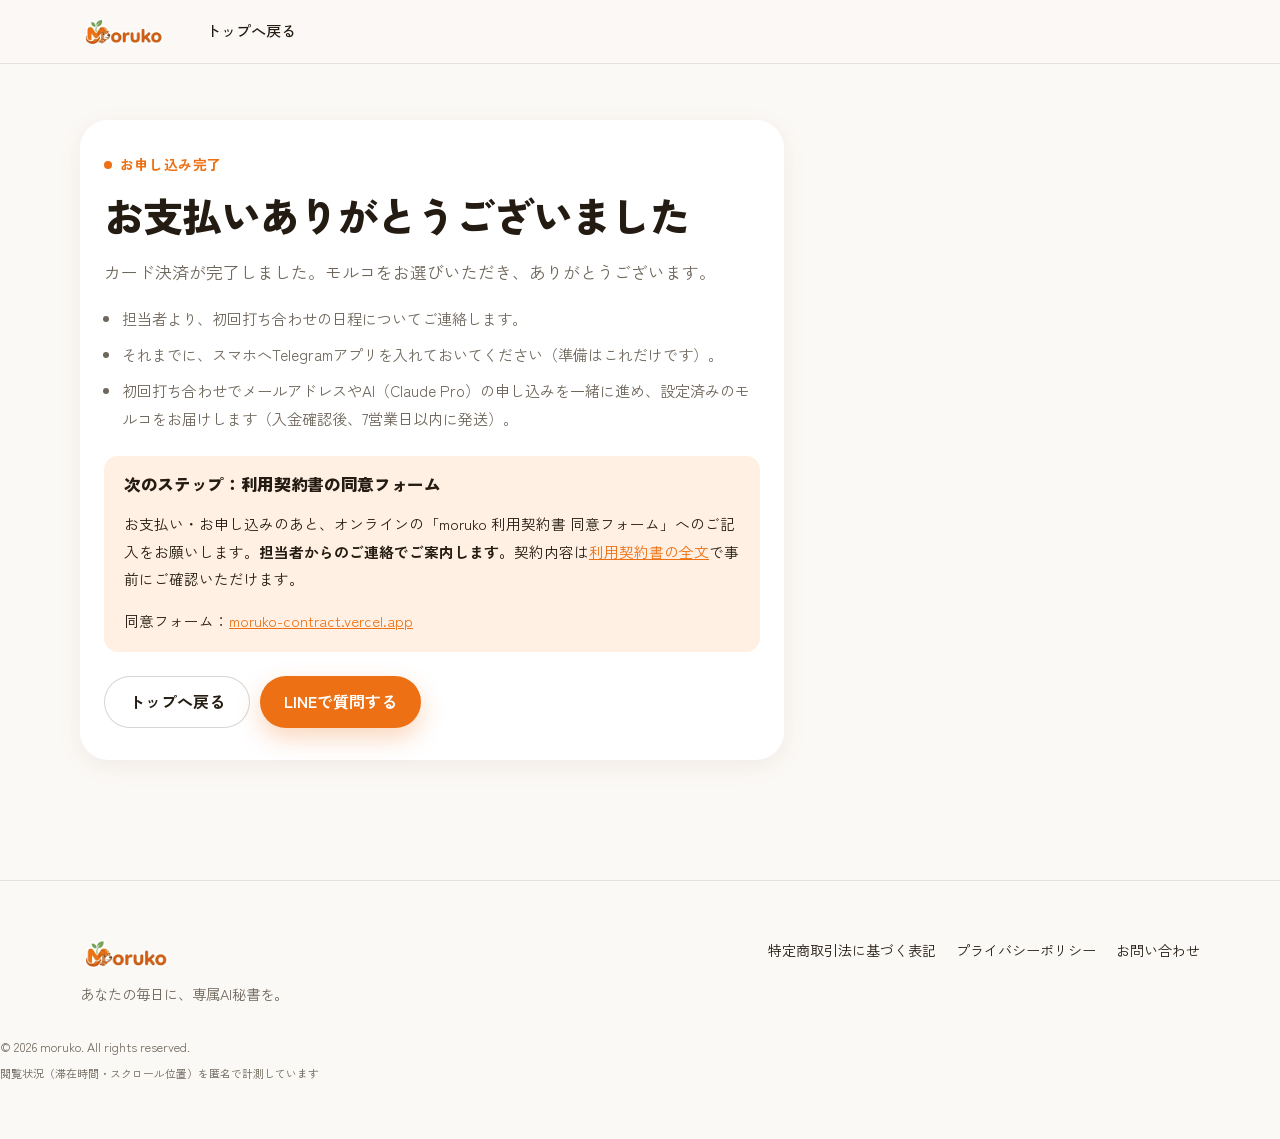
<file: thanks.html>
<!DOCTYPE html>
<html lang="ja">
<head>
  <meta charset="UTF-8" />
  <meta name="viewport" content="width=device-width, initial-scale=1.0" />
  <title>お申し込みありがとうございます | モルコ(moruko)</title>
  <meta name="theme-color" content="#fbf9f6" />
  <meta name="robots" content="noindex" />
  <link rel="icon" type="image/webp" href="morukoimage/favicon.webp" />
  <link rel="preconnect" href="https://fonts.googleapis.com" />
  <link rel="preconnect" href="https://fonts.gstatic.com" crossorigin />
  <link href="https://fonts.googleapis.com/css2?family=Zen+Kaku+Gothic+New:wght@400;700;900&family=Manrope:wght@700;800&display=swap" rel="stylesheet" />
  <link rel="stylesheet" href="style-v4.css?v=1001f" />
</head>
<body>
  <header class="nav is-scrolled">
    <div class="shell nav-inner">
      <a class="nav-brand" href="index.html"><img src="morukoimage/logo_wide.webp" alt="moruko" width="480" height="179" /></a>
      <nav class="nav-links" aria-label="ページ内"><a href="index.html">トップへ戻る</a></nav>
    </div>
  </header>

  <main class="page">
    <div class="shell">
      <div class="thanks">
        <p class="label">お申し込み完了</p>

        <!-- カード決済完了 -->
        <div class="thanks-panel" id="panel-card">
          <h1>お支払いありがとうございました</h1>
          <p class="lead">カード決済が完了しました。モルコをお選びいただき、ありがとうございます。</p>
          <ul class="thanks-steps">
            <li>担当者より、初回打ち合わせの日程についてご連絡します。</li>
            <li>それまでに、スマホへTelegramアプリを入れておいてください（準備はこれだけです）。</li>
            <li>初回打ち合わせでメールアドレスやAI（Claude Pro）の申し込みを一緒に進め、設定済みのモルコをお届けします（入金確認後、7営業日以内に発送）。</li>
          </ul>
        </div>

        <!-- 銀行振込 -->
        <div class="thanks-panel" id="panel-bank">
          <h1>お申し込みを受け付けました</h1>
          <p class="lead" id="bank-id"></p>
          <ul class="thanks-steps">
            <li><strong>振込先は確認メールでお知らせします。</strong>ご入力いただいたメールアドレスに、振込先とお振込期日をお送りします。</li>
            <li>メールのご案内に沿って、期日までにお振込みください。</li>
            <li>入金を確認したら、担当者から初回打ち合わせの日程についてご連絡します。</li>
          </ul>
          <p style="margin-top:18px;font-size:.86rem;color:var(--muted)">しばらく経ってもメールが届かない場合は、迷惑メールフォルダをご確認のうえ、LINE または contact@milailab.teen.jp までご連絡ください。</p>
        </div>

        <div class="thanks-next">
          <h2>次のステップ：利用契約書の同意フォーム</h2>
          <p>お支払い・お申し込みのあと、オンラインの「moruko 利用契約書 同意フォーム」へのご記入をお願いします。<strong>担当者からのご連絡でご案内します。</strong>契約内容は<a href="https://moruko-contract.vercel.app/terms" target="_blank" rel="noopener">利用契約書の全文</a>で事前にご確認いただけます。</p>
          <p style="margin:8px 0 0;">同意フォーム：<a href="https://moruko-contract.vercel.app/" target="_blank" rel="noopener">moruko-contract.vercel.app</a></p>
        </div>

        <div class="thanks-actions">
          <a class="btn btn-line" href="index.html">トップへ戻る</a>
          <a class="btn btn-primary" href="https://line.me/R/ti/p/@195gadxx" target="_blank" rel="noopener">LINEで質問する</a>
        </div>
      </div>
    </div>
  </main>

  <footer class="footer">
    <div class="shell footer-inner">
      <div class="footer-brand">
        <img src="morukoimage/logo_wide.webp" alt="moruko" width="480" height="179" />
        <p>あなたの毎日に、専属AI秘書を。</p>
      </div>
      <nav class="footer-links" aria-label="フッター">
        <a href="legal.html">特定商取引法に基づく表記</a>
        <a href="legal.html#privacy">プライバシーポリシー</a>
        <a href="https://docs.google.com/forms/d/e/1FAIpQLSc1LY01G24LIM4mA3z4XuhbX2RuA8BW28mHcDHicjmD-ONxfg/viewform" target="_blank" rel="noopener">お問い合わせ</a>
      </nav>
    </div>
    <p class="shell footer-bottom">© 2026 moruko. All rights reserved.</p>
    <p class="shell footer-bottom" style="font-size:11px;margin-top:4px">閲覧状況（滞在時間・スクロール位置）を匿名で計測しています</p>
  </footer>

  <script>
  (function () {
    var q = new URLSearchParams(location.search);
    var m = q.get('method') === 'bank' ? 'bank' : 'card';
    document.getElementById('panel-' + m).classList.add('is-shown');
    var id = q.get('id');
    if (m === 'bank' && id && /^MRK-[0-9A-Z-]+$/i.test(id)) {
      document.getElementById('bank-id').textContent = '受付番号：' + id;
    }
  })();
  </script>
  <noscript><style>#panel-card{display:block}</style></noscript>
<script src="https://goya.groundmole.space/assets/lp-beacon.js" defer></script>
</body>
</html>
</file>
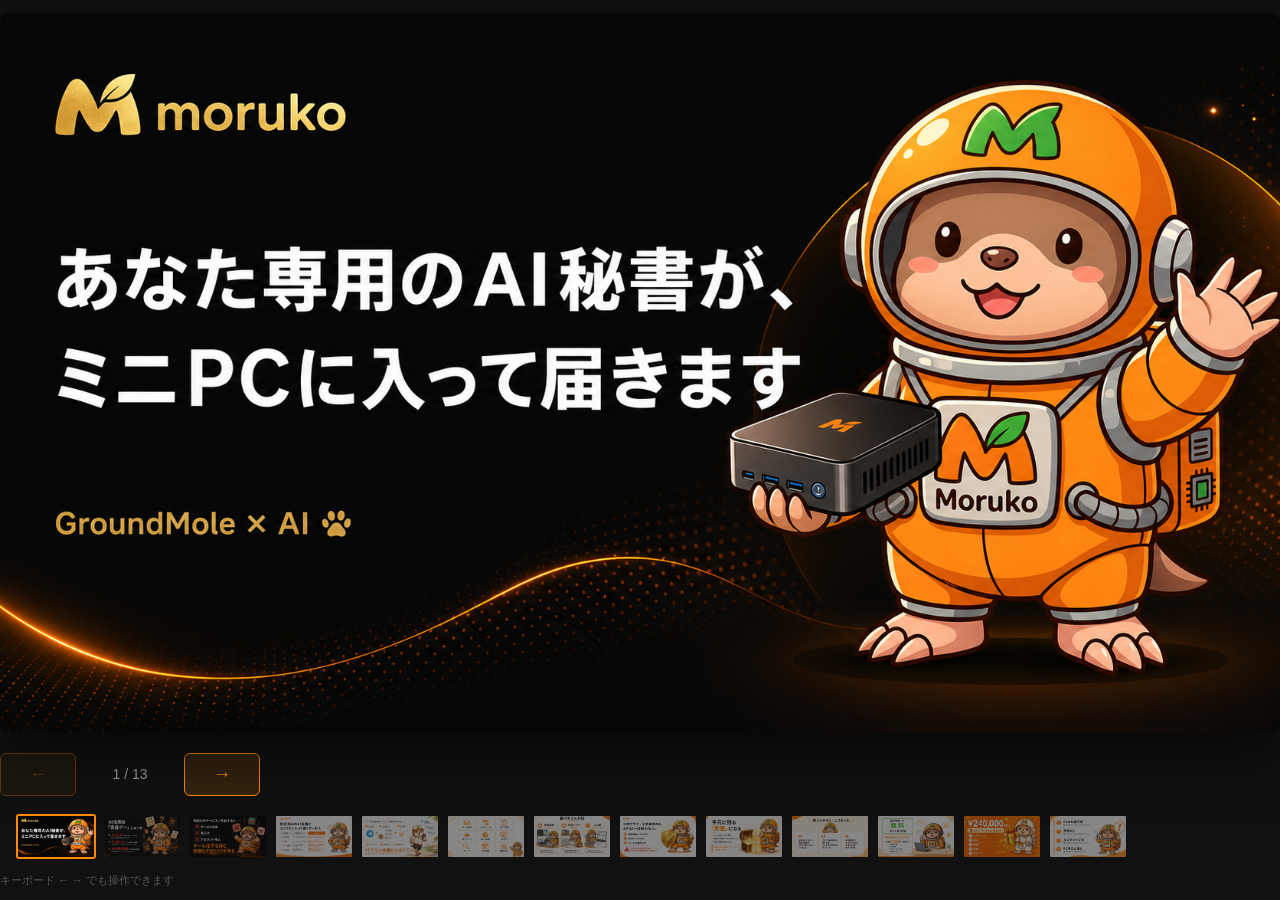
<file: carousel/moruko_slides.html>
<!DOCTYPE html>
<html lang="ja">
<head>
<meta charset="UTF-8">
<meta name="viewport" content="width=device-width, initial-scale=1.0">
<title>moruko 紹介スライド</title>
<style>
  * { margin: 0; padding: 0; box-sizing: border-box; }
  body { background: #111; color: #fff; font-family: 'Noto Sans JP', sans-serif; height: 100vh; display: flex; flex-direction: column; align-items: center; justify-content: center; overflow: hidden; }
  .slide-container { position: relative; width: 100vw; max-width: 1280px; }
  .slide-wrapper { position: relative; aspect-ratio: 16/9; overflow: hidden; border-radius: 8px; box-shadow: 0 20px 60px rgba(0,0,0,0.6); }
  .slide { display: none; width: 100%; height: 100%; }
  .slide.active { display: block; }
  .slide img { width: 100%; height: 100%; object-fit: cover; }
  .controls { display: flex; align-items: center; gap: 24px; margin-top: 20px; }
  .btn { background: rgba(255,138,0,0.15); border: 1.5px solid #FF8A00; color: #FF8A00; padding: 10px 28px; border-radius: 6px; font-size: 18px; cursor: pointer; transition: all 0.2s; user-select: none; }
  .btn:hover { background: #FF8A00; color: #000; }
  .btn:disabled { opacity: 0.3; cursor: default; }
  .counter { font-size: 14px; color: #999; min-width: 60px; text-align: center; }
  .thumbnails { display: flex; gap: 6px; margin-top: 14px; overflow-x: auto; max-width: 100vw; padding: 4px 16px; scrollbar-width: thin; scrollbar-color: #FF8A00 #222; }
  .thumb { flex-shrink: 0; width: 80px; aspect-ratio: 16/9; border-radius: 3px; overflow: hidden; cursor: pointer; border: 2px solid transparent; transition: border-color 0.2s; opacity: 0.5; }
  .thumb img { width: 100%; height: 100%; object-fit: cover; }
  .thumb.active { border-color: #FF8A00; opacity: 1; }
  .thumb:hover { opacity: 0.85; }
  .hint { font-size: 11px; color: #555; margin-top: 10px; }
</style>
</head>
<body>
<div class="slide-container">
  <div class="slide-wrapper" id="slideWrapper"></div>
  <div class="controls">
    <button class="btn" id="prevBtn">←</button>
    <span class="counter" id="counter">1 / 13</span>
    <button class="btn" id="nextBtn">→</button>
  </div>
  <div class="thumbnails" id="thumbnails"></div>
  <p class="hint">キーボード ← → でも操作できます</p>
</div>

<script>
const SLIDES = [
  ['slide_01_title.png', 'タイトル'],
  ['slide_02_assets_game.png', '資産ゲー'],
  ['slide_03_team_obsolete.png', 'チーム化→陳腐化'],
  ['slide_04_what_is_moruko.png', 'morukoとは'],
  ['slide_05_how_to_use.png', '操作方法'],
  ['slide_06_features.png', 'できること'],
  ['slide_07_use_cases.png', 'ユースケース'],
  ['slide_08_safety.png', '安心設計'],
  ['slide_09_asset.png', '資産になる'],
  ['slide_10_testimonials.png', '利用者の声'],
  ['slide_11_support.png', 'サポート'],
  ['slide_12_pricing.png', '料金'],
  ['slide_13_faq.png', 'FAQ'],
];

let current = 0;
const wrapper = document.getElementById('slideWrapper');
const thumbContainer = document.getElementById('thumbnails');
const counter = document.getElementById('counter');
const prevBtn = document.getElementById('prevBtn');
const nextBtn = document.getElementById('nextBtn');

SLIDES.forEach(([src, label], i) => {
  const div = document.createElement('div');
  div.className = 'slide' + (i === 0 ? ' active' : '');
  const img = document.createElement('img');
  img.src = src;
  img.alt = label;
  div.appendChild(img);
  wrapper.appendChild(div);

  const t = document.createElement('div');
  t.className = 'thumb' + (i === 0 ? ' active' : '');
  t.setAttribute('data-index', i);
  const tImg = document.createElement('img');
  tImg.src = src;
  tImg.alt = label;
  t.appendChild(tImg);
  t.addEventListener('click', () => goTo(i));
  thumbContainer.appendChild(t);
});

function goTo(n) {
  const allSlides = wrapper.querySelectorAll('.slide');
  const allThumbs = thumbContainer.querySelectorAll('.thumb');
  allSlides[current].classList.remove('active');
  allThumbs[current].classList.remove('active');
  current = Math.max(0, Math.min(SLIDES.length - 1, n));
  allSlides[current].classList.add('active');
  allThumbs[current].classList.add('active');
  allThumbs[current].scrollIntoView({ inline: 'nearest', behavior: 'smooth' });
  counter.textContent = (current + 1) + ' / ' + SLIDES.length;
  prevBtn.disabled = current === 0;
  nextBtn.disabled = current === SLIDES.length - 1;
}

prevBtn.addEventListener('click', () => goTo(current - 1));
nextBtn.addEventListener('click', () => goTo(current + 1));
document.addEventListener('keydown', e => {
  if (e.key === 'ArrowRight' || e.key === ' ') goTo(current + 1);
  if (e.key === 'ArrowLeft') goTo(current - 1);
});

goTo(0);
</script>
</body>
</html>
</file>
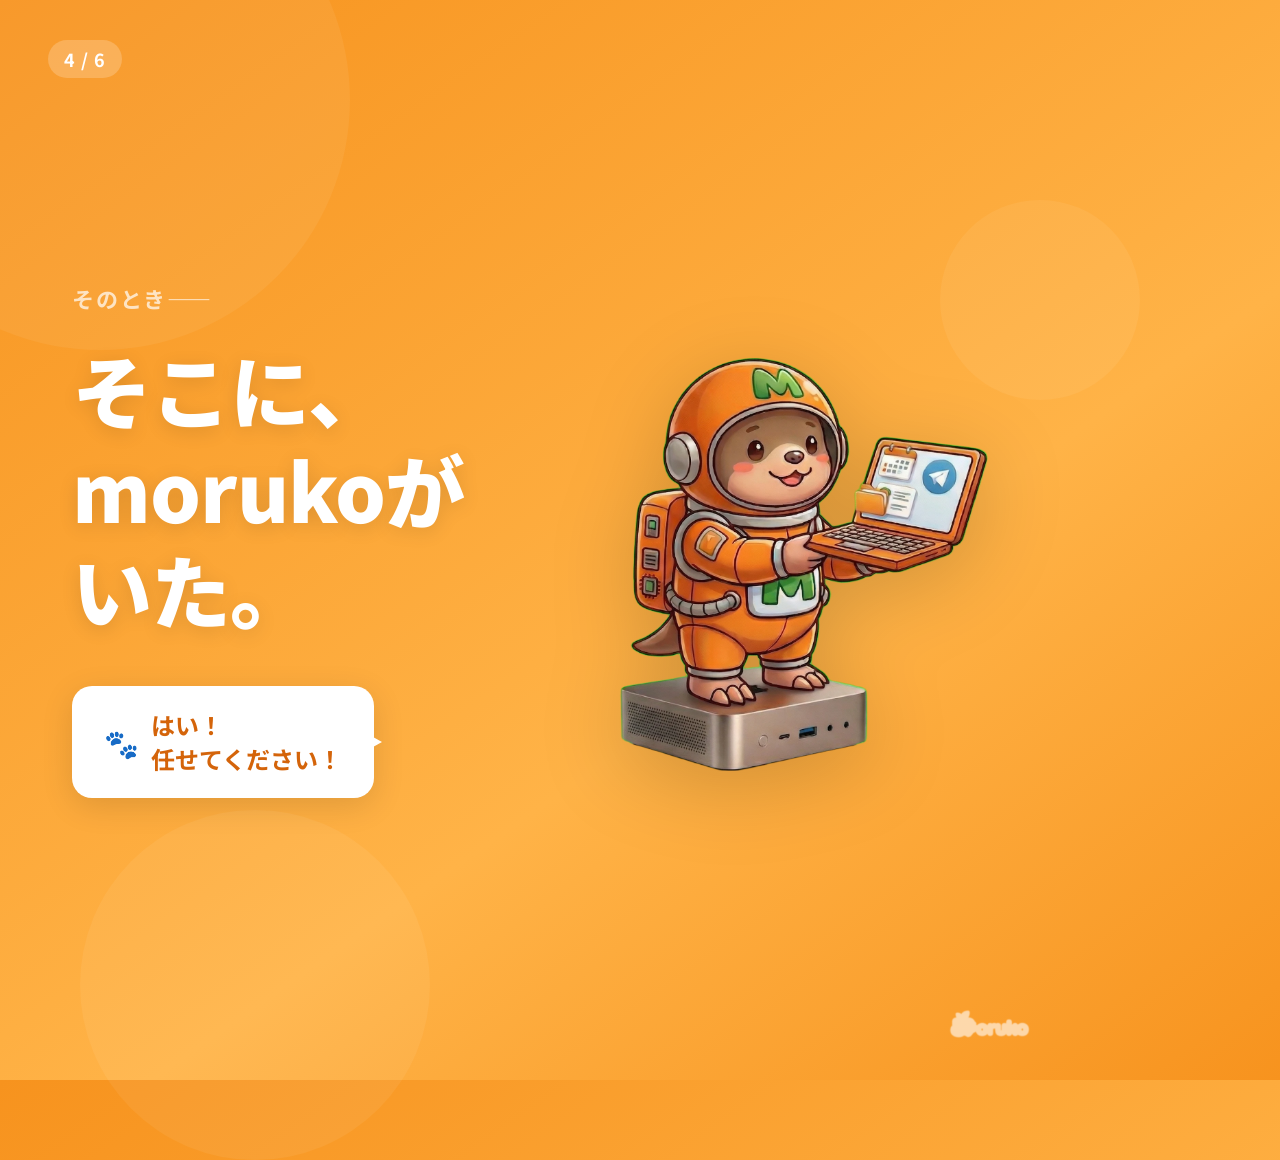
<file: carousel/slide_04_transition.html>
<!DOCTYPE html>
<html lang="ja">
<head>
<meta charset="UTF-8">
<meta name="viewport" content="width=1080">
<link rel="preconnect" href="https://fonts.googleapis.com">
<link rel="preconnect" href="https://fonts.gstatic.com" crossorigin>
<link href="https://fonts.googleapis.com/css2?family=Noto+Sans+JP:wght@400;700;900&display=swap" rel="stylesheet">
<style>
* { margin: 0; padding: 0; box-sizing: border-box; }

body {
  width: 1080px;
  height: 1080px;
  overflow: hidden;
  font-family: 'Noto Sans JP', sans-serif;
  background: linear-gradient(145deg, #F7931E 0%, #FFB347 60%, #F7931E 100%);
  position: relative;
}

/* 背景装飾サークル */
.deco-circle {
  position: absolute;
  border-radius: 50%;
  background: rgba(255,255,255,0.06);
}
.deco-circle.c1 { width: 500px; height: 500px; top: -150px; left: -150px; }
.deco-circle.c2 { width: 350px; height: 350px; bottom: -80px; left: 80px; }
.deco-circle.c3 { width: 200px; height: 200px; top: 200px; right: -60px; }

/* スライド番号 */
.slide-badge {
  position: absolute;
  top: 40px;
  left: 48px;
  background: rgba(255,255,255,0.2);
  color: #fff;
  font-size: 18px;
  font-weight: 700;
  padding: 6px 16px;
  border-radius: 999px;
  letter-spacing: 0.05em;
}

/* メインコンテンツ */
.main-content {
  position: absolute;
  top: 0; left: 0; right: 0; bottom: 0;
  display: flex;
  align-items: center;
  padding: 0 80px 0 72px;
  gap: 0;
}

/* 左テキストゾーン */
.text-zone {
  flex: 1;
  display: flex;
  flex-direction: column;
  justify-content: center;
  gap: 0;
}

.pre-copy {
  font-size: 22px;
  font-weight: 700;
  color: rgba(255,255,255,0.7);
  letter-spacing: 0.08em;
  margin-bottom: 24px;
}

.main-copy {
  font-size: 80px;
  font-weight: 900;
  color: #fff;
  line-height: 1.25;
  letter-spacing: -0.01em;
  text-shadow: 0 4px 20px rgba(0,0,0,0.12);
  margin-bottom: 48px;
  white-space: nowrap;
}

/* 吹き出し */
.bubble-wrap {
  position: relative;
  display: inline-block;
}

.bubble {
  background: #fff;
  border-radius: 20px;
  padding: 22px 32px;
  display: inline-flex;
  align-items: center;
  gap: 12px;
  box-shadow: 0 8px 32px rgba(0,0,0,0.12);
  position: relative;
}

/* 吹き出しのしっぽ（右向き） */
.bubble::after {
  content: '';
  position: absolute;
  right: -18px;
  top: 50%;
  transform: translateY(-50%);
  border: 10px solid transparent;
  border-left: 18px solid #fff;
}

.bubble-icon {
  font-size: 28px;
  flex-shrink: 0;
}

.bubble-text {
  font-size: 24px;
  font-weight: 700;
  color: #D4640A;
  line-height: 1.4;
}

/* モルコイラスト */
.moruko-wrap {
  flex-shrink: 0;
  width: 400px;
  display: flex;
  align-items: flex-end;
  justify-content: center;
  position: relative;
  padding-bottom: 0;
}

.moruko-img {
  width: 380px;
  height: auto;
  object-fit: contain;
  filter: drop-shadow(0 16px 40px rgba(0,0,0,0.18));
  /* ひょっこり感を演出：下からちょっと出てくる */
  transform: translateY(20px);
}

/* ロゴ */
.logo-wrap {
  position: absolute;
  bottom: 40px;
  right: 48px;
  display: flex;
  align-items: center;
  gap: 8px;
}

.logo-wrap img {
  height: 32px;
  filter: brightness(0) invert(1) opacity(0.6);
}
</style>
</head>
<body>

<div class="deco-circle c1"></div>
<div class="deco-circle c2"></div>
<div class="deco-circle c3"></div>

<div class="slide-badge">4 / 6</div>

<div class="main-content">

  <div class="text-zone">
    <div class="pre-copy">そのとき——</div>
    <div class="main-copy">
      そこに、<br>morukoが<br>いた。
    </div>
    <div class="bubble-wrap">
      <div class="bubble">
        <span class="bubble-icon">🐾</span>
        <span class="bubble-text">はい！<br>任せてください！</span>
      </div>
    </div>
  </div>

  <div class="moruko-wrap">
    <img class="moruko-img" src="../morukoimage/moruko_with_miniPC.png" alt="moruko">
  </div>

</div>

<div class="logo-wrap">
  <img src="../morukoimage/moruko_logo_wide.png" alt="moruko">
</div>

</body>
</html>
</file>
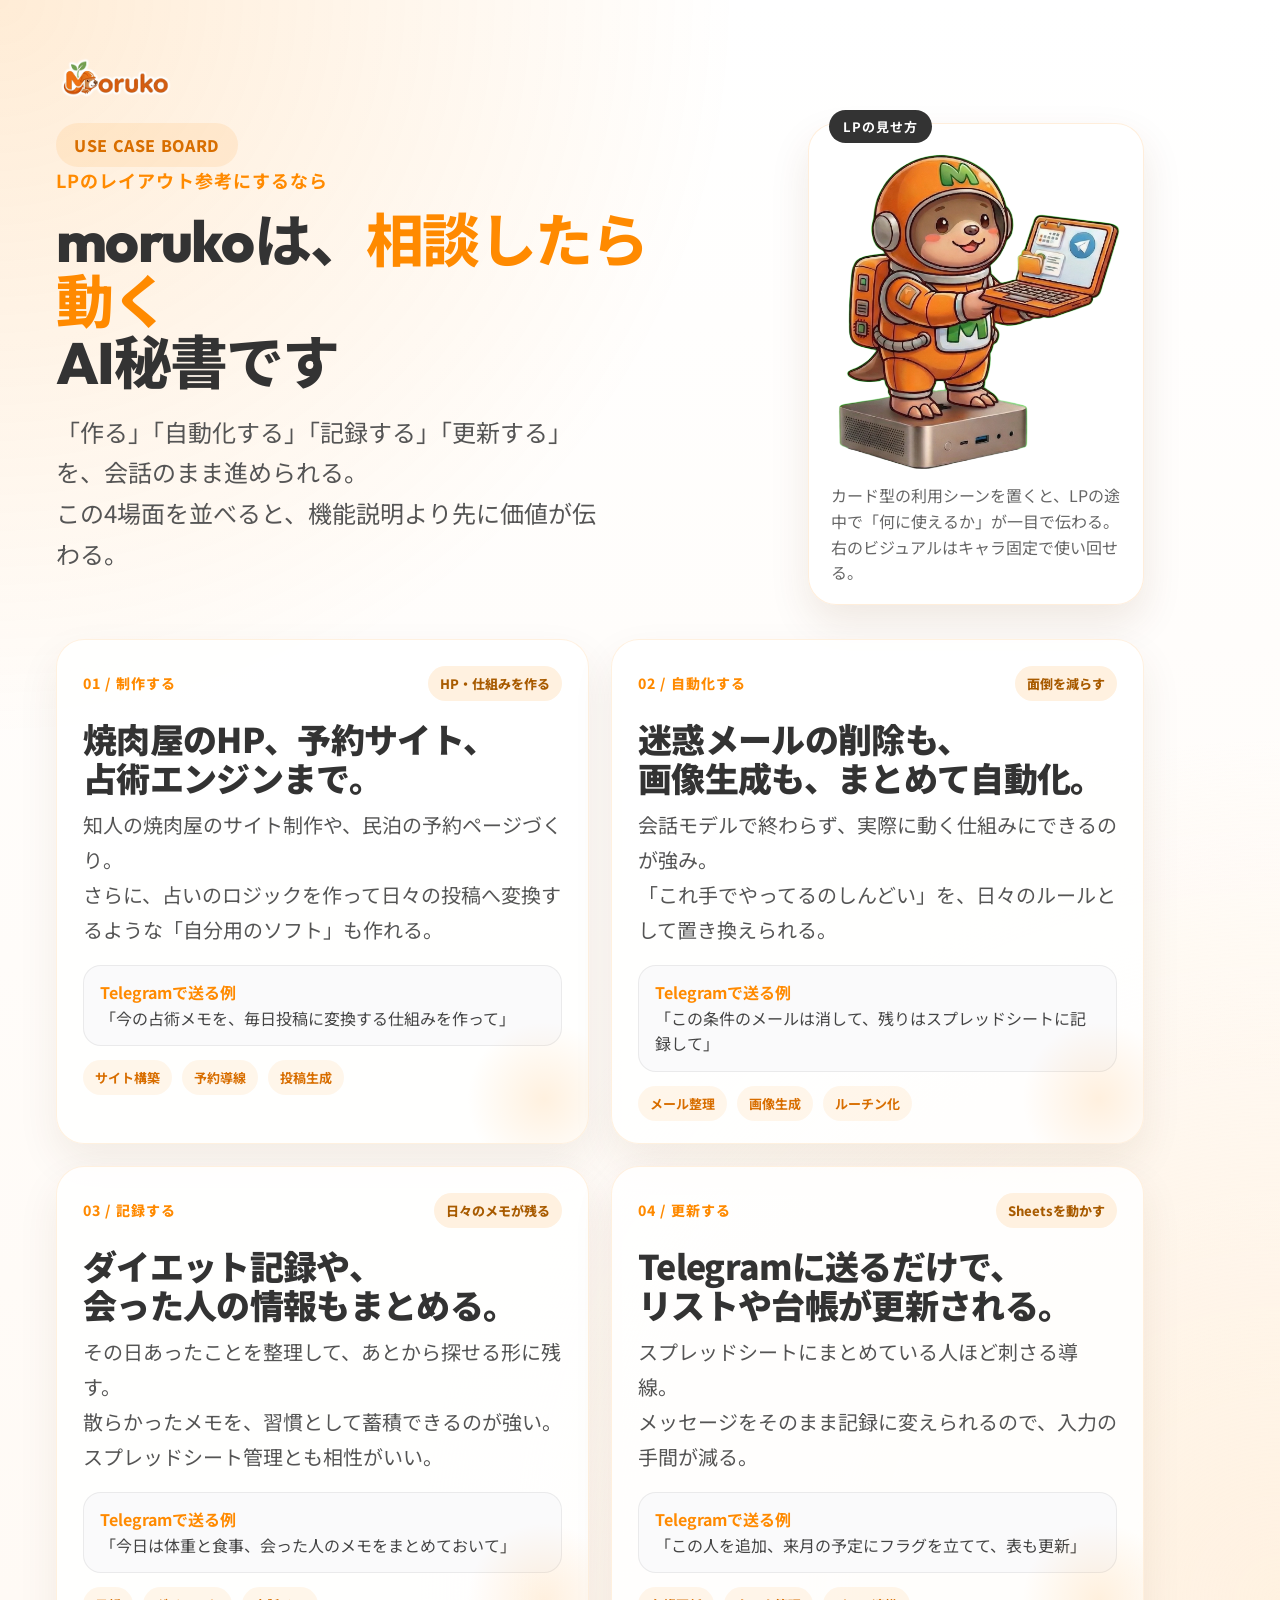
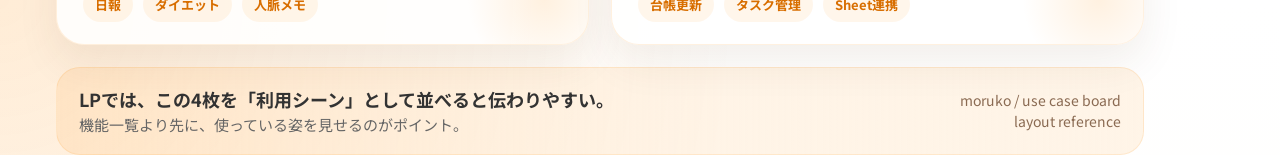
<file: carousel/usecase_board.html>
<!DOCTYPE html>
<html lang="ja">
<head>
<meta charset="UTF-8">
<meta name="viewport" content="width=device-width, initial-scale=1.0">
<title>moruko 利用シーンボード</title>
<link rel="preconnect" href="https://fonts.googleapis.com">
<link rel="preconnect" href="https://fonts.gstatic.com" crossorigin>
<link href="https://fonts.googleapis.com/css2?family=Noto+Sans+JP:wght@400;500;700;900&family=Outfit:wght@500;700;800&display=swap" rel="stylesheet">
<style>
* { margin: 0; padding: 0; box-sizing: border-box; }

body {
  width: 1200px;
  height: 1600px;
  overflow: hidden;
  font-family: 'Noto Sans JP', sans-serif;
  background:
    radial-gradient(circle at top left, rgba(255, 138, 0, 0.16), transparent 36%),
    radial-gradient(circle at bottom right, rgba(255, 241, 224, 0.95), transparent 42%),
    linear-gradient(180deg, #ffffff 0%, #fffaf5 100%);
  color: #333;
  position: relative;
}

.page {
  position: relative;
  width: 100%;
  height: 100%;
  padding: 56px 56px 48px;
}

.badge {
  display: inline-flex;
  align-items: center;
  gap: 8px;
  padding: 10px 18px;
  border-radius: 999px;
  background: rgba(255, 138, 0, 0.10);
  color: #D86E00;
  font-weight: 800;
  letter-spacing: 0.04em;
}

.top {
  display: flex;
  align-items: flex-start;
  justify-content: space-between;
  gap: 28px;
  margin-top: 18px;
}

.hero {
  flex: 1;
  max-width: 610px;
}

.eyebrow {
  font-size: 18px;
  font-weight: 700;
  letter-spacing: 0.06em;
  color: #FF8A00;
  margin-bottom: 18px;
}

.title {
  font-family: 'Outfit', 'Noto Sans JP', sans-serif;
  font-size: 58px;
  font-weight: 800;
  line-height: 1.05;
  letter-spacing: -0.03em;
  margin-bottom: 18px;
}

.title .accent { color: #FF8A00; }

.lead {
  font-size: 24px;
  line-height: 1.7;
  color: #555;
  max-width: 540px;
}

.preview {
  width: 336px;
  flex-shrink: 0;
  background: rgba(255, 255, 255, 0.82);
  border: 1px solid rgba(255, 138, 0, 0.14);
  border-radius: 28px;
  box-shadow: 0 18px 40px rgba(95, 52, 0, 0.10);
  padding: 24px 22px 18px;
  position: relative;
}

.preview::before {
  content: 'LPの見せ方';
  position: absolute;
  top: -14px;
  left: 20px;
  padding: 7px 14px;
  border-radius: 999px;
  background: #333;
  color: #fff;
  font-size: 13px;
  font-weight: 700;
  letter-spacing: 0.08em;
}

.preview img {
  width: 100%;
  height: auto;
  display: block;
}

.preview-copy {
  margin-top: 14px;
  font-size: 16px;
  line-height: 1.6;
  color: #666;
}

.grid {
  display: grid;
  grid-template-columns: repeat(2, minmax(0, 1fr));
  gap: 22px;
  margin-top: 34px;
}

.card {
  min-height: 344px;
  background: rgba(255, 255, 255, 0.86);
  border: 1px solid rgba(255, 138, 0, 0.12);
  border-radius: 28px;
  box-shadow: 0 18px 42px rgba(95, 52, 0, 0.08);
  padding: 26px 26px 22px;
  position: relative;
  overflow: hidden;
}

.card::after {
  content: '';
  position: absolute;
  inset: auto -36px -36px auto;
  width: 160px;
  height: 160px;
  border-radius: 50%;
  background: radial-gradient(circle, rgba(255, 138, 0, 0.12), transparent 68%);
}

.card-head {
  display: flex;
  align-items: center;
  justify-content: space-between;
  gap: 16px;
  margin-bottom: 18px;
}

.card-kicker {
  display: inline-flex;
  align-items: center;
  gap: 8px;
  font-size: 14px;
  font-weight: 800;
  color: #FF8A00;
  letter-spacing: 0.08em;
}

.pill {
  padding: 8px 12px;
  border-radius: 999px;
  background: #FFF1E0;
  color: #A85B00;
  font-size: 13px;
  font-weight: 800;
}

.card-title {
  font-size: 34px;
  line-height: 1.15;
  letter-spacing: -0.02em;
  margin-bottom: 10px;
  font-weight: 900;
}

.card-copy {
  font-size: 20px;
  line-height: 1.75;
  color: #555;
  margin-bottom: 18px;
}

.prompt {
  padding: 14px 16px;
  border-radius: 18px;
  background: #FAFAFB;
  border: 1px solid rgba(51, 51, 51, 0.08);
  font-size: 16px;
  line-height: 1.6;
  color: #444;
}

.prompt strong {
  color: #FF8A00;
}

.chips {
  display: flex;
  flex-wrap: wrap;
  gap: 10px;
  margin-top: 14px;
}

.chip {
  padding: 8px 12px;
  border-radius: 999px;
  background: rgba(255, 138, 0, 0.08);
  color: #D86E00;
  font-size: 13px;
  font-weight: 700;
}

.footer {
  display: flex;
  align-items: center;
  justify-content: space-between;
  gap: 16px;
  margin-top: 22px;
  padding: 18px 22px;
  border-radius: 24px;
  background: linear-gradient(90deg, rgba(255, 138, 0, 0.10), rgba(255, 241, 224, 0.76));
  border: 1px solid rgba(255, 138, 0, 0.12);
}

.footer strong {
  font-size: 18px;
}

.footer span {
  font-size: 15px;
  color: #666;
}

.logo {
  height: 44px;
  width: auto;
}

.mini-note {
  font-size: 14px;
  color: #8a6a52;
  text-align: right;
  line-height: 1.5;
}

@media (max-width: 768px) {
  body { width: 1200px; }
}
</style>
</head>
<body>
<div class="page">
  <img class="logo" src="../morukoimage/moruko_logo_wide.png" alt="moruko">

  <div class="top">
    <div class="hero">
      <div class="badge">USE CASE BOARD</div>
      <div class="eyebrow">LPのレイアウト参考にするなら</div>
      <div class="title">morukoは、<span class="accent">相談したら動く</span><br>AI秘書です</div>
      <p class="lead">「作る」「自動化する」「記録する」「更新する」を、会話のまま進められる。<br>この4場面を並べると、機能説明より先に価値が伝わる。</p>
    </div>

    <div class="preview">
      <img src="../morukoimage/moruko_with_miniPC.png" alt="moruko preview">
      <div class="preview-copy">カード型の利用シーンを置くと、LPの途中で「何に使えるか」が一目で伝わる。右のビジュアルはキャラ固定で使い回せる。</div>
    </div>
  </div>

  <div class="grid">
    <section class="card">
      <div class="card-head">
        <div class="card-kicker">01 / 制作する</div>
        <div class="pill">HP・仕組みを作る</div>
      </div>
      <h2 class="card-title">焼肉屋のHP、予約サイト、<br>占術エンジンまで。</h2>
      <p class="card-copy">知人の焼肉屋のサイト制作や、民泊の予約ページづくり。<br>さらに、占いのロジックを作って日々の投稿へ変換するような「自分用のソフト」も作れる。</p>
      <div class="prompt"><strong>Telegramで送る例</strong><br>「今の占術メモを、毎日投稿に変換する仕組みを作って」</div>
      <div class="chips"><span class="chip">サイト構築</span><span class="chip">予約導線</span><span class="chip">投稿生成</span></div>
    </section>

    <section class="card">
      <div class="card-head">
        <div class="card-kicker">02 / 自動化する</div>
        <div class="pill">面倒を減らす</div>
      </div>
      <h2 class="card-title">迷惑メールの削除も、<br>画像生成も、まとめて自動化。</h2>
      <p class="card-copy">会話モデルで終わらず、実際に動く仕組みにできるのが強み。<br>「これ手でやってるのしんどい」を、日々のルールとして置き換えられる。</p>
      <div class="prompt"><strong>Telegramで送る例</strong><br>「この条件のメールは消して、残りはスプレッドシートに記録して」</div>
      <div class="chips"><span class="chip">メール整理</span><span class="chip">画像生成</span><span class="chip">ルーチン化</span></div>
    </section>

    <section class="card">
      <div class="card-head">
        <div class="card-kicker">03 / 記録する</div>
        <div class="pill">日々のメモが残る</div>
      </div>
      <h2 class="card-title">ダイエット記録や、<br>会った人の情報もまとめる。</h2>
      <p class="card-copy">その日あったことを整理して、あとから探せる形に残す。<br>散らかったメモを、習慣として蓄積できるのが強い。スプレッドシート管理とも相性がいい。</p>
      <div class="prompt"><strong>Telegramで送る例</strong><br>「今日は体重と食事、会った人のメモをまとめておいて」</div>
      <div class="chips"><span class="chip">日報</span><span class="chip">ダイエット</span><span class="chip">人脈メモ</span></div>
    </section>

    <section class="card">
      <div class="card-head">
        <div class="card-kicker">04 / 更新する</div>
        <div class="pill">Sheetsを動かす</div>
      </div>
      <h2 class="card-title">Telegramに送るだけで、<br>リストや台帳が更新される。</h2>
      <p class="card-copy">スプレッドシートにまとめている人ほど刺さる導線。<br>メッセージをそのまま記録に変えられるので、入力の手間が減る。</p>
      <div class="prompt"><strong>Telegramで送る例</strong><br>「この人を追加、来月の予定にフラグを立てて、表も更新」</div>
      <div class="chips"><span class="chip">台帳更新</span><span class="chip">タスク管理</span><span class="chip">Sheet連携</span></div>
    </section>
  </div>

  <div class="footer">
    <div>
      <strong>LPでは、この4枚を「利用シーン」として並べると伝わりやすい。</strong><br>
      <span>機能一覧より先に、使っている姿を見せるのがポイント。</span>
    </div>
    <div class="mini-note">moruko / use case board<br>layout reference</div>
  </div>
</div>
</body>
</html>
</file>
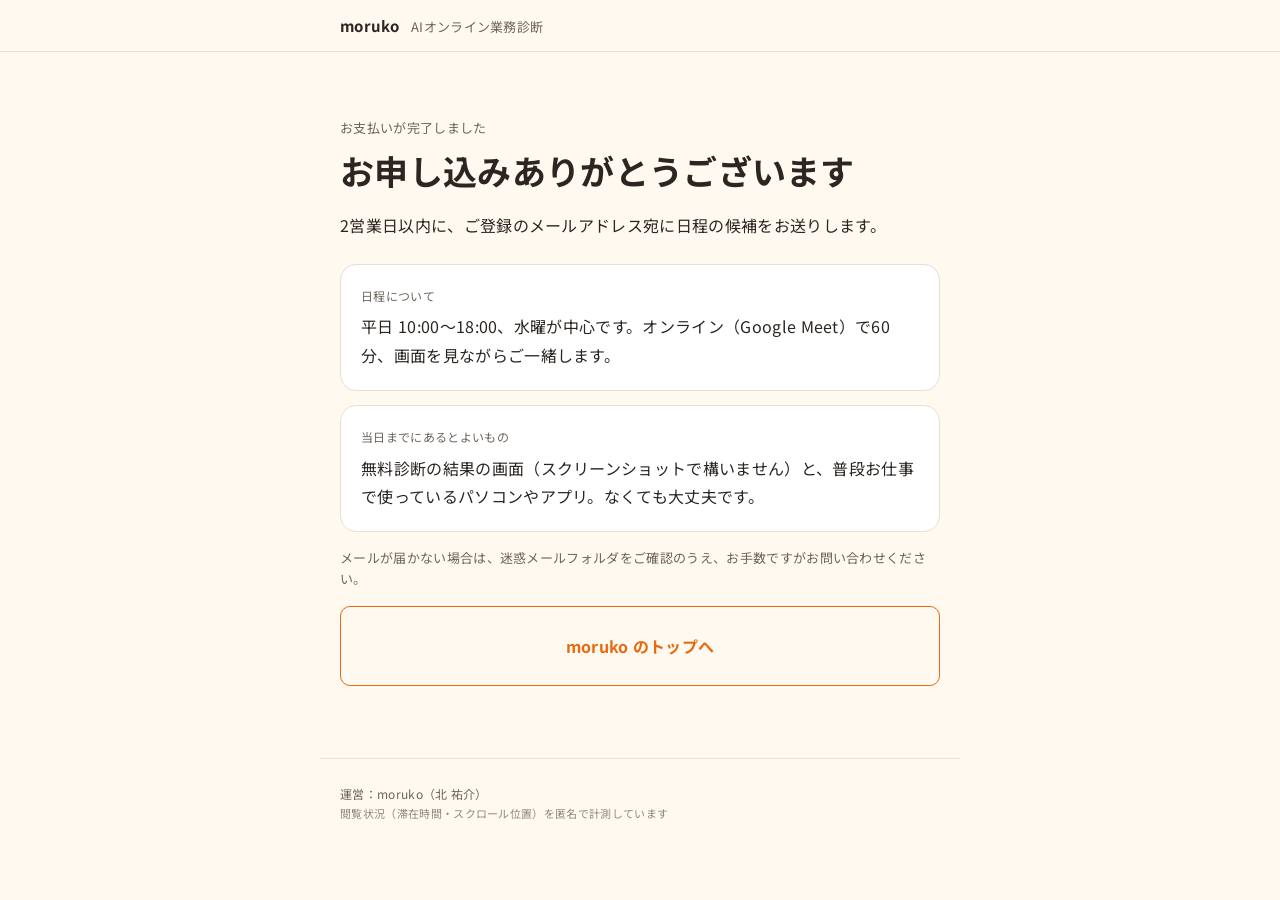
<file: shindan/thanks.html>
<!doctype html>
<html lang="ja">
<head>
<meta charset="utf-8">
<meta name="viewport" content="width=device-width, initial-scale=1, viewport-fit=cover">
<meta name="robots" content="noindex">
<title>お申し込みありがとうございます｜AIオンライン業務診断</title>
<meta name="theme-color" content="#FFF9F0">
<link rel="preconnect" href="https://fonts.googleapis.com">
<link rel="preconnect" href="https://fonts.gstatic.com" crossorigin>
<link href="https://fonts.googleapis.com/css2?family=Noto+Sans+JP:wght@400;700&display=swap" rel="stylesheet">
<link rel="stylesheet" href="/shindan/style.css">
</head>
<body>
<header class="top">
  <div class="wrap top-inner">
    <span class="brand">moruko</span>
    <span class="brand-sub">AIオンライン業務診断</span>
  </div>
</header>
<main class="wrap">
  <section class="screen">
    <p class="eyebrow">お支払いが完了しました</p>
    <h1>お申し込みありがとうございます</h1>
    <p class="lead">2営業日以内に、ご登録のメールアドレス宛に日程の候補をお送りします。</p>
    <div class="card">
      <p class="card-label">日程について</p>
      <p>平日 10:00〜18:00、水曜が中心です。オンライン（Google Meet）で60分、画面を見ながらご一緒します。</p>
    </div>
    <div class="card">
      <p class="card-label">当日までにあるとよいもの</p>
      <p>無料診断の結果の画面（スクリーンショットで構いません）と、普段お仕事で使っているパソコンやアプリ。なくても大丈夫です。</p>
    </div>
    <p class="note">メールが届かない場合は、迷惑メールフォルダをご確認のうえ、お手数ですがお問い合わせください。</p>
    <a class="btn-outline" href="/" style="display:block;padding:14px 16px;text-align:center;text-decoration:none">moruko のトップへ</a>
  </section>
</main>
<footer class="foot wrap">
  <p>運営：moruko（北 祐介）</p>
  <p style="font-size:11px;opacity:.75">閲覧状況（滞在時間・スクロール位置）を匿名で計測しています</p>
</footer>
<script src="https://goya.groundmole.space/assets/lp-beacon.js" defer></script>
</body>
</html>
</file>
<file: shindan/style.css>
:root {
  --bg: #FFF9F0;
  --surface: #FFFFFF;
  --text: #2B2622;
  --sub: #6E655C;
  --accent: #E86A10;
  --line: #EADFD0;
  --tint: #FDEBDC;
  --r-sm: 6px;
  --r-md: 10px;
  --r-lg: 16px;
  color-scheme: light;
}
* { box-sizing: border-box; }
html { -webkit-text-size-adjust: 100%; }
body {
  margin: 0;
  background: var(--bg);
  color: var(--text);
  font-family: "Noto Sans JP", "Hiragino Sans", "Hiragino Kaku Gothic ProN", "Yu Gothic", Meiryo, sans-serif;
  font-size: 16px;
  line-height: 1.8;
  letter-spacing: 0.02em;
}
[hidden] { display: none !important; }
.wrap { max-width: 640px; margin: 0 auto; padding-inline: 20px; }

/* ヘッダー */
.top { position: sticky; top: 0; z-index: 5; background: var(--bg); padding-top: env(safe-area-inset-top, 0px); border-bottom: 1px solid var(--line); }
.top-inner { display: flex; align-items: baseline; gap: 12px; padding-block: 12px; }
.brand { font-weight: 700; font-size: 15px; }
.brand-sub { font-size: 13px; color: var(--sub); }
.progress { height: 4px; background: var(--line); }
.progress-bar { height: 100%; width: 0; background: var(--accent); transition: width .25s ease; }

/* 画面 */
.screen { padding-block: 40px 48px; }
.eyebrow { margin: 0 0 8px; font-size: 13px; color: var(--sub); }
h1 { font-size: 28px; line-height: 1.4; margin: 0 0 16px; font-weight: 700; }
h2 { font-size: 20px; line-height: 1.5; margin: 0 0 8px; font-weight: 700; }
h3 { font-size: 17px; line-height: 1.5; margin: 0 0 6px; font-weight: 700; }
.lead { margin: 0 0 24px; }
.points { margin: 0 0 32px; padding-left: 1.2em; color: var(--text); }
.points li { margin-bottom: 4px; }
.note { font-size: 13px; color: var(--sub); line-height: 1.6; margin: 16px 0 0; }
.hint { font-size: 14px; color: var(--sub); margin: 0 0 20px; line-height: 1.7; }
.center { text-align: center; }
.step-count { margin: 0 0 8px; font-size: 13px; color: var(--sub); font-variant-numeric: tabular-nums; }
.error { color: #B4410A; font-size: 14px; margin: 12px 0 0; }

/* ボタン */
button { font: inherit; }
.btn-primary {
  display: block; width: 100%; min-height: 52px; border: 0; border-radius: var(--r-md);
  background: var(--accent); color: #fff; font-weight: 700; font-size: 16px; cursor: pointer;
}
.btn-primary:disabled { opacity: .45; cursor: default; }
.btn-primary:focus-visible, .btn-text:focus-visible, .opt:focus-within, .input:focus, .btn-outline:focus-visible { outline: 3px solid rgba(232, 106, 16, .35); outline-offset: 2px; }
.btn-text { background: none; border: 0; color: var(--sub); padding: 12px 8px; cursor: pointer; min-height: 52px; }
.btn-outline {
  display: block; text-align: center; min-height: 52px; line-height: 50px; border: 1px solid var(--accent);
  border-radius: var(--r-md); color: var(--accent); text-decoration: none; font-weight: 700; margin-top: 16px;
}
.nav { display: flex; align-items: center; gap: 12px; margin-top: 28px; }
.nav .btn-primary { flex: 1; }
.nav .btn-text { flex: 0 0 auto; }

/* 選択肢 */
.opts { display: grid; gap: 10px; }
.opt {
  position: relative; display: flex; align-items: center; gap: 12px; min-height: 52px;
  padding: 12px 16px; background: var(--surface); border: 1px solid var(--line); border-radius: var(--r-md);
  cursor: pointer; line-height: 1.5;
}
.opt input { position: absolute; opacity: 0; pointer-events: none; }
.opt .mark {
  flex: 0 0 22px; width: 22px; height: 22px; border: 1.5px solid #CDBFAE; border-radius: 50%;
  display: grid; place-items: center; background: #fff;
}
.opt.multi .mark { border-radius: var(--r-sm); }
.opt .mark svg { width: 14px; height: 14px; opacity: 0; }
.opt.on { border-color: var(--accent); background: var(--tint); }
.opt.on .mark { border-color: var(--accent); background: var(--accent); }
.opt.on .mark svg { opacity: 1; }

.input, textarea.input {
  width: 100%; font: inherit; font-size: 16px; color: var(--text); background: var(--surface);
  border: 1px solid var(--line); border-radius: var(--r-md); padding: 12px 14px; min-height: 52px;
}
textarea.input { min-height: 132px; resize: vertical; line-height: 1.7; }
.input::placeholder { color: #A89C8F; }
.other-wrap { margin-top: 10px; }
.counter { text-align: right; font-size: 12px; color: var(--sub); margin-top: 4px; }
.followup { margin-top: 28px; padding-top: 24px; border-top: 1px solid var(--line); }
.followup h3 { margin-bottom: 14px; font-size: 16px; }
.field-label { display: block; font-weight: 700; margin-bottom: 4px; }
.hp { position: absolute; left: -9999px; width: 1px; height: 1px; opacity: 0; }

.privacy {
  margin-top: 24px; padding: 16px; background: var(--surface); border: 1px solid var(--line);
  border-radius: var(--r-md); font-size: 13px; line-height: 1.7; color: var(--sub);
}
.privacy p { margin: 0 0 6px; }
.privacy p:last-child { margin: 0; }
.privacy strong { color: var(--text); }

/* 待ち */
.spinner {
  width: 44px; height: 44px; margin: 24px auto 24px; border-radius: 50%;
  border: 3px solid var(--line); border-top-color: var(--accent); animation: spin 1s linear infinite;
}
@keyframes spin { to { transform: rotate(360deg); } }
@media (prefers-reduced-motion: reduce) { .spinner { animation-duration: 3s; } }

/* 結果 */
.tasks { list-style: none; margin: 0 0 20px; padding: 0; display: grid; gap: 14px; }
.task { background: var(--surface); border: 1px solid var(--line); border-radius: var(--r-lg); padding: 20px; }
.task-head { display: flex; gap: 14px; align-items: baseline; margin-bottom: 10px; }
.task-num { font-size: 28px; font-weight: 700; color: var(--accent); line-height: 1; font-variant-numeric: tabular-nums; }
.task h3 { margin: 0; }
.task dl { margin: 0; }
.task dt { font-size: 12px; color: var(--sub); margin-top: 10px; }
.task dd { margin: 2px 0 0; }
.task .hours { margin-top: 14px; padding-top: 12px; border-top: 1px dashed var(--line); }
.task .hours strong { font-size: 17px; }
.task .basis { font-size: 13px; color: var(--sub); margin: 2px 0 0; line-height: 1.6; }
/* 合計（3つ合わせた時間とお金） */
.total { background: var(--surface); border: 1px solid var(--line); border-radius: var(--r-lg); padding: 20px; margin: 0 0 20px; }
.total p { margin: 0; }
.total-hours { line-height: 1.5; }
.total-hours strong { font-size: 26px; line-height: 1.3; font-variant-numeric: tabular-nums; white-space: nowrap; }
.total-hours .est { font-size: 13px; color: var(--sub); white-space: nowrap; }
.nw { white-space: nowrap; }
.total-yen { margin-top: 2px !important; }
.total-yen strong { font-size: 19px; font-variant-numeric: tabular-nums; }
.total-basis { font-size: 13px; color: var(--sub); line-height: 1.6; margin-top: 8px !important; }
.total-basis + .total-basis { margin-top: 2px !important; }

/* グラフ（v3）：色は既存のクリーム・焦げ茶・オレンジのみ */
.chart-card { background: var(--surface); border: 1px solid var(--line); border-radius: var(--r-lg); padding: 20px 16px; margin: 0 0 20px; }
.chart-card .card-label { padding-inline: 4px; }
.chart-svg { display: block; width: 100%; height: auto; max-width: 420px; margin: 0 auto; overflow: visible; }
.chart-note { font-size: 13px; color: var(--sub); line-height: 1.6; margin: 8px 0 0; padding-inline: 4px; }
.chart-note + .chart-note { margin-top: 2px; }
.rd-ring { fill: none; stroke: var(--line); stroke-width: 1; }
.rd-outer { stroke: #CDBFAE; }
.rd-axis { stroke: var(--line); stroke-width: 1; }
.rd-area { fill: var(--accent); fill-opacity: .22; stroke: var(--accent); stroke-width: 2; stroke-linejoin: round; }
.rd-dot { fill: var(--accent); }
.rd-label { font-size: 13px; fill: var(--text); font-family: inherit; }
.bar-title { font-size: 13px; fill: var(--text); font-family: inherit; }
.bar-val { font-size: 13px; font-weight: 700; fill: var(--text); font-family: inherit; }
.bar-track { fill: var(--bg); }
.bar-max { fill: var(--tint); stroke: var(--accent); stroke-opacity: .35; stroke-width: 1; }
.bar-min { fill: var(--accent); }

/* 結果カードの中身（v2） */
.mini-label { display: block; font-size: 12px; color: var(--sub); line-height: 1.6; }
.hours-line { margin: 0; }
.meta { display: grid; gap: 12px; margin-top: 14px; padding-top: 12px; border-top: 1px dashed var(--line); }
.meta-item p { margin: 0; }
.meta-top { display: flex; flex-wrap: wrap; align-items: baseline; gap: 4px 10px; }
.meta-top .mini-label { flex: 0 0 100%; }
.meta-word, .tag { font-weight: 700; font-size: 15px; }
.meta-text { font-size: 14px; line-height: 1.7; margin-top: 2px !important; }
.stars { letter-spacing: 0.1em; font-size: 15px; line-height: 1; }
.star { color: var(--line); }
.star.on { color: var(--text); }
.steps { margin-top: 14px; border: 1px solid var(--line); border-radius: var(--r-md); background: var(--bg); }
.steps summary {
  list-style: none; cursor: pointer; min-height: 48px; padding: 12px 40px 12px 14px; font-weight: 700; font-size: 15px;
  position: relative; line-height: 1.5;
}
.steps summary::-webkit-details-marker { display: none; }
.steps summary::after {
  content: ""; position: absolute; right: 16px; top: 50%; width: 8px; height: 8px; margin-top: -6px;
  border-right: 2px solid var(--sub); border-bottom: 2px solid var(--sub); transform: rotate(45deg); transition: transform .2s ease;
}
.steps[open] summary::after { transform: rotate(-135deg); margin-top: -2px; }
.steps summary:focus-visible { outline: 3px solid rgba(232, 106, 16, .35); outline-offset: 2px; border-radius: var(--r-md); }
.steps ol { margin: 0; padding: 0 14px 14px 2.2em; font-size: 15px; line-height: 1.75; }
.steps li { margin-bottom: 6px; padding-left: 2px; }
.steps li:last-child { margin-bottom: 0; }
.caution { margin-top: 12px; font-size: 14px; line-height: 1.7; }
.caution p { margin: 0; }
@media (min-width: 720px) {
  .meta { grid-template-columns: 1fr 1fr; gap: 16px; }
}
@media (prefers-reduced-motion: reduce) { .steps summary::after { transition: none; } }

.card { background: var(--surface); border: 1px solid var(--line); border-radius: var(--r-lg); padding: 20px; margin-bottom: 14px; }
.card p { margin: 0; }
.card-label { font-size: 12px; color: var(--sub); margin-bottom: 6px !important; }
.data-note { margin-top: 36px; }
.data-note p { margin: 0; color: var(--text); }
.offer { margin-top: 36px; padding-top: 28px; border-top: 1px solid var(--line); }
.offer p { margin: 0 0 10px; }
.price { font-weight: 700; }
.price span { display: block; font-weight: 400; font-size: 13px; color: var(--sub); }
.restart { display: block; margin: 28px auto 0; }

.foot { padding-block: 24px calc(24px + env(safe-area-inset-bottom, 0px)); font-size: 12px; color: var(--sub); border-top: 1px solid var(--line); }
.foot p { margin: 0; }

@media (min-width: 720px) {
  .screen { padding-block: 64px 72px; }
  h1 { font-size: 34px; }
}
</file>
<file: style-v4.css>
/* moruko LP v2 — direction
   色: cream #fbf9f6 / paper #fff / sand #f3ebe1 / ink #241c12 / muted #6f675c / orange #ed7014 / tint #fff0e3 / leaf #5fa448
   タイポ: Zen Kaku Gothic New (JP) + Manrope (latin/numbers)
   原則: 家↔スマホを往復するオレンジのルート線が唯一のモチーフ */

:root {
  --cream: #fbf9f6;
  --paper: #ffffff;
  --sand: #f3ebe1;
  --sand-2: #ece2d4;
  --ink: #241c12;
  --muted: #6f675c;
  --line: rgba(36, 28, 18, .1);
  --orange: #ed7014;
  --orange-deep: #d2600e;
  --tint: #fff0e3;
  --leaf: #5fa448;
  --shadow-warm: 0 18px 50px rgba(120, 70, 20, .12);
  --shadow-soft: 0 6px 24px rgba(120, 70, 20, .08);
  --r-xl: 28px;
  --r-lg: 20px;
  --r-md: 14px;
  --shell: min(1120px, calc(100% - 32px));
  --font-jp: 'Zen Kaku Gothic New', 'Hiragino Sans', 'Noto Sans JP', system-ui, sans-serif;
  --font-num: 'Manrope', 'Zen Kaku Gothic New', system-ui, sans-serif;
  --nav-h: 64px;
}

* { box-sizing: border-box; }
html { scroll-behavior: smooth; -webkit-text-size-adjust: 100%; }
@media (prefers-reduced-motion: reduce) { html { scroll-behavior: auto; } }
body {
  margin: 0;
  background: var(--cream);
  color: var(--ink);
  font-family: var(--font-jp);
  font-size: 16px;
  line-height: 1.85;
  overflow-x: hidden;
  -webkit-font-smoothing: antialiased;
}
img, svg { display: block; max-width: 100%; }
a { color: inherit; text-decoration: none; }
button { font: inherit; color: inherit; }
:focus-visible { outline: 3px solid var(--orange); outline-offset: 3px; border-radius: 6px; }
.num { font-family: var(--font-num); font-weight: 700; font-feature-settings: 'tnum'; }
strong { font-weight: 700; }

.shell { width: var(--shell); margin: 0 auto; }

/* ---------- type ---------- */
h1, h2, h3, h4 { margin: 0; font-weight: 700; line-height: 1.3; letter-spacing: -.01em; }
h1 { font-weight: 900; font-size: clamp(2.05rem, 7.4vw, 3.15rem); line-height: 1.22; letter-spacing: -.025em; }
h2 { font-weight: 900; font-size: clamp(1.45rem, 5.5vw, 2.6rem); line-height: 1.28; letter-spacing: -.02em; }
h3 { font-size: 1.12rem; }
.label {
  display: flex; align-items: center; gap: 8px;
  margin: 0 0 14px;
  color: var(--orange);
  font-size: .86rem; font-weight: 700; letter-spacing: .04em;
}
.label::before { content: ''; width: 8px; height: 8px; border-radius: 50%; background: var(--orange); flex: none; }
.lead { margin: 16px 0 0; max-width: 40rem; color: var(--muted); font-size: 1rem; }
.sec { padding: 72px 0; }
.sec--sand { background: var(--sand); }
.sec-head { max-width: 40rem; }
@media (min-width: 900px) { .sec { padding: 112px 0; } .lead { font-size: 1.06rem; } }

/* ---------- buttons ---------- */
.btn {
  display: inline-flex; align-items: center; justify-content: center; gap: 8px;
  min-height: 52px; padding: 12px 24px;
  border-radius: 999px; border: 0;
  font-weight: 700; font-size: 1rem; line-height: 1.2; cursor: pointer;
  transition: transform .18s ease, box-shadow .18s ease, background .18s ease;
}
.btn-primary { background: var(--orange); color: #fff; box-shadow: 0 10px 24px rgba(237, 112, 20, .28); }
.btn-primary:hover { background: var(--orange-deep); transform: translateY(-1px); }
.btn-line { background: var(--paper); color: var(--ink); border: 1.5px solid rgba(36, 28, 18, .18); }
.btn-line:hover { border-color: var(--ink); transform: translateY(-1px); }
.btn-block { width: 100%; }
.btn svg { width: 18px; height: 18px; flex: none; }
.cta-pair { display: flex; flex-wrap: wrap; gap: 10px; }
.cta-pair .btn { flex: 1 1 160px; }
@media (max-width: 479px) { .hero-ctas .btn, .final .cta-pair .btn { flex-basis: 100%; } }
.cta-note { margin: 10px 0 0; font-size: .82rem; color: var(--muted); }

/* ---------- nav ---------- */
.nav {
  position: sticky; top: 0; z-index: 50;
  height: var(--nav-h);
  background: rgba(251, 249, 246, .86);
  backdrop-filter: blur(12px); -webkit-backdrop-filter: blur(12px);
  border-bottom: 1px solid transparent;
  transition: border-color .2s;
}
.nav.is-scrolled { border-bottom-color: var(--line); }
.nav-inner { height: 100%; display: flex; align-items: center; gap: 12px; }
.nav-brand img { height: 32px; width: auto; }
.nav-links { display: none; gap: 24px; margin-left: 28px; font-size: .95rem; font-weight: 500; }
.nav-links a { padding: 6px 0; border-bottom: 2px solid transparent; }
.nav-links a:hover { border-bottom-color: var(--orange); }
.nav-ctas { margin-left: auto; display: flex; gap: 8px; }
.nav-ctas .btn { min-height: 40px; padding: 8px 14px; font-size: .88rem; }
.nav-ctas .btn-line { display: none; }
@media (min-width: 900px) {
  .nav-links { display: flex; }
  .nav-ctas .btn-line { display: inline-flex; }
}

/* ---------- hero ---------- */
.hero { padding: 36px 0 56px; overflow: hidden; position: relative; }
.hero-grid { display: grid; gap: 28px; }
.hero-copy { position: relative; z-index: 2; }
.hero h1 .line { display: block; overflow: hidden; padding-bottom: .08em; margin-bottom: -.08em; }
.hero h1 .line > span { display: block; }
.hero .lead { margin-top: 18px; font-size: 1.02rem; }
.hero-ctas { margin-top: 26px; }
.hero-facts { list-style: none; margin: 26px 0 0; padding: 0; display: flex; flex-wrap: wrap; gap: 8px 18px; font-size: .9rem; color: var(--muted); }
.hero-facts li { display: flex; align-items: center; gap: 8px; }
.hero-facts svg { width: 18px; height: 18px; color: var(--orange); }
@media (min-width: 900px) {
  .hero { padding: 56px 0 96px; }
  .hero-grid { grid-template-columns: 1fr 1.05fr; align-items: center; gap: 48px; }
  .hero .lead { font-size: 1.08rem; }
}

/* hero stage */
.hero-stage {
  position: relative;
  width: 100%;
  aspect-ratio: 100 / 94;
  max-width: 560px;
  margin: 0 auto;
  --ph-w: 42%;
  --ph-top: 2%;
  --hm-w: 56%;
  --hm-top: 34%;
}
@media (min-width: 900px) { .hero-stage { margin: 0; --ph-w: 34%; --ph-top: 4%; --hm-w: 56%; --hm-top: 18%; } }
.hs-bg {
  position: absolute; inset: 6% 2%;
  border-radius: 40% 60% 55% 45% / 50% 45% 55% 50%;
  background: radial-gradient(60% 60% at 50% 40%, var(--tint), rgba(255, 240, 227, 0) 72%);
}
.hs-phone {
  position: absolute; left: 0; top: var(--ph-top);
  width: var(--ph-w); aspect-ratio: 9 / 18.5;
  background: var(--ink); border-radius: 12% / 6%;
  padding: 4.5%;
  box-shadow: var(--shadow-warm);
}
.hs-screen {
  width: 100%; height: 100%; border-radius: 9% / 4.5%;
  background: #fff; overflow: hidden; position: relative;
  display: flex; flex-direction: column; gap: 6px; padding: 40px 7% 7%;
}
.hs-screen::before { content: ''; position: absolute; top: 0; left: 0; right: 0; height: 30px; background: var(--sand); }
.hs-screen::after { content: 'moruko'; position: absolute; top: 10px; left: 0; right: 0; text-align: center; font: 700 .58rem/1 var(--font-num); color: var(--ink); }
.hs-bubble {
  max-width: 92%; padding: 6px 8px; border-radius: 12px;
  font-size: .62rem; line-height: 1.45; font-weight: 500;
  background: var(--sand); color: var(--ink);
  transform-origin: left bottom; opacity: 0;
}
.hs-bubble--me { align-self: flex-end; background: var(--orange); color: #fff; border-bottom-right-radius: 3px; transform-origin: right bottom; }
.hs-bubble--bot { align-self: flex-start; border-bottom-left-radius: 3px; }
.hs-bubble .att { display: inline-block; width: 100%; height: 22px; margin-top: 4px; border-radius: 4px; background: rgba(255, 255, 255, .35); position: relative; }
.hs-bubble .att::before { content: ''; position: absolute; left: 5px; top: 5px; width: 40%; height: 3px; background: rgba(255, 255, 255, .8); border-radius: 2px; box-shadow: 0 6px 0 rgba(255, 255, 255, .55); }
.hs-typing { display: inline-flex; gap: 3px; align-items: center; height: 12px; }
.hs-typing i { width: 4px; height: 4px; border-radius: 50%; background: var(--muted); animation: typing 1s infinite; }
.hs-typing i:nth-child(2) { animation-delay: .15s; } .hs-typing i:nth-child(3) { animation-delay: .3s; }
@keyframes typing { 0%, 60%, 100% { transform: translateY(0); opacity: .5; } 30% { transform: translateY(-3px); opacity: 1; } }

.hs-home {
  position: absolute; right: 0; top: var(--hm-top);
  width: var(--hm-w); aspect-ratio: 1 / .9;
}
.hs-house svg { filter: drop-shadow(0 14px 24px rgba(120, 70, 20, .12)); }
.hs-house { position: absolute; inset: 0; }
.hs-house svg { width: 100%; height: 100%; overflow: visible; }
.hs-pc {
  position: absolute; left: 20%; bottom: 8%; width: 32%; height: 10%;
  background: linear-gradient(180deg, #e9e2d7, #cfc5b6); border-radius: 10px;
  box-shadow: 0 8px 18px rgba(80, 50, 10, .18);
}
.hs-pc i { position: absolute; left: 10%; top: 50%; width: 6px; height: 6px; margin-top: -3px; border-radius: 50%; background: var(--leaf); box-shadow: 0 0 0 0 rgba(95, 164, 72, .5); animation: led 2.2s infinite; }
@keyframes led { 0% { box-shadow: 0 0 0 0 rgba(95, 164, 72, .55); } 70% { box-shadow: 0 0 0 7px rgba(95, 164, 72, 0); } 100% { box-shadow: 0 0 0 0 rgba(95, 164, 72, 0); } }
.hs-moruko { position: absolute; right: 16%; bottom: 7%; width: 28%; transform-origin: bottom center; }
.hs-moruko img { width: 100%; height: auto; }
.hs-moruko .closed { position: absolute; inset: 0; opacity: 0; }
.hs-moruko.blink .closed { opacity: 1; }
.hs-moruko.blink .open { opacity: 0; }
.hs-status {
  position: absolute; left: 50%; top: 10%; transform: translateX(-50%);
  display: inline-flex; align-items: center; gap: 6px; white-space: nowrap;
  padding: 4px 10px; border-radius: 999px; background: var(--paper);
  font-size: .68rem; font-weight: 700; box-shadow: var(--shadow-soft);
}
.hs-status i { width: 7px; height: 7px; border-radius: 50%; background: var(--leaf); }
.hs-task {
  position: absolute; left: 50%; bottom: -24%; transform: translateX(-50%);
  width: 96%; padding: 8px 32px 8px 10px; border-radius: 12px; background: var(--paper);
  box-shadow: var(--shadow-warm); font-size: .68rem; font-weight: 700; line-height: 1.3;
  opacity: 0;
}
.hs-task .bar { height: 4px; margin-top: 6px; border-radius: 2px; background: var(--sand); overflow: hidden; }
.hs-task .bar i { display: block; height: 100%; width: 100%; background: var(--orange); transform-origin: left; transform: scaleX(0); }
.hs-task .done { position: absolute; right: 8px; top: 8px; width: 16px; height: 16px; border-radius: 50%; background: var(--leaf); color: #fff; display: grid; place-items: center; transform: scale(0); }
.hs-task .done svg { width: 10px; height: 10px; }
.hs-route { position: absolute; inset: 0; width: 100%; height: 100%; overflow: visible; pointer-events: none; }
.hs-route path { fill: none; stroke: var(--orange); stroke-width: 2; stroke-dasharray: 5 7; stroke-linecap: round; opacity: .55; }
.hs-packet { position: absolute; left: 0; top: 0; width: 14px; height: 14px; margin: -7px 0 0 -7px; border-radius: 50%; background: var(--orange); box-shadow: 0 0 0 5px rgba(237, 112, 20, .18); opacity: 0; }
.hs-packet--back { background: var(--leaf); box-shadow: 0 0 0 5px rgba(95, 164, 72, .2); }
.hs-caption { position: absolute; left: 0; right: 0; bottom: -28px; text-align: center; font-size: .78rem; color: var(--muted); }
.hs-caption b { color: var(--ink); }
@media (max-width: 899px) { .hs-caption { display: none; } }

/* ---------- how it works ---------- */
.how-diagram { margin-top: 36px; position: relative; }
.how-nodes { list-style: none; margin: 0; padding: 0; display: grid; gap: 18px; position: relative; }
.how-node { display: grid; grid-template-columns: 56px 1fr; gap: 14px; align-items: start; position: relative; }
.how-icon {
  width: 56px; height: 56px; border-radius: 18px; background: var(--paper); display: grid; place-items: center;
  box-shadow: var(--shadow-soft); color: var(--orange); position: relative; z-index: 2;
}
.how-icon svg { width: 26px; height: 26px; }
.how-node h3 { font-size: 1.05rem; margin-top: 4px; }
.how-node p { margin: 4px 0 0; color: var(--muted); font-size: .92rem; }
.how-line { position: absolute; left: 27px; top: 28px; bottom: 28px; width: 2px; background: var(--line); z-index: 1; }
.how-line i { position: absolute; left: 0; top: 0; width: 100%; height: 100%; background: var(--orange); transform-origin: top; transform: scaleY(0); }
.how-packet { position: absolute; left: 27px; top: 28px; width: 12px; height: 12px; margin-left: -5px; margin-top: -6px; border-radius: 50%; background: var(--orange); box-shadow: 0 0 0 4px rgba(237, 112, 20, .2); z-index: 3; }
.how-line-h { display: none; }
@media (min-width: 900px) {
  .how-nodes { grid-template-columns: repeat(4, 1fr); gap: 32px; }
  .how-node { grid-template-columns: 1fr; gap: 14px; }
  .how-icon { width: 72px; height: 72px; border-radius: 22px; }
  .how-icon svg { width: 32px; height: 32px; }
  .how-line, .how-packet { display: none; }
  .how-line-h { display: block; position: absolute; left: 36px; right: 36px; top: 35px; height: 2px; background: var(--line); }
  .how-line-h i { position: absolute; inset: 0; background: var(--orange); transform-origin: left; transform: scaleX(0); }
  .how-line-h b { position: absolute; left: 0; top: 50%; width: 12px; height: 12px; margin: -6px 0 0 -6px; border-radius: 50%; background: var(--orange); box-shadow: 0 0 0 4px rgba(237, 112, 20, .2); }
}
.how-note { margin: 28px 0 0; padding: 16px 18px; border-radius: var(--r-md); background: var(--paper); font-size: .92rem; color: var(--muted); max-width: 44rem; }
.how-note b { color: var(--ink); }

/* ---------- features ---------- */
.feat-grid { margin-top: 32px; display: grid; grid-template-columns: repeat(2, 1fr); gap: 20px 14px; }
.feat { display: flex; flex-direction: column; }
.feat-img { aspect-ratio: 1; border-radius: var(--r-lg); overflow: hidden; background: var(--paper); }
.feat-img img { width: 100%; height: 100%; object-fit: cover; }
.feat h3 { margin-top: 12px; font-size: 1rem; }
.feat p { margin: 4px 0 0; color: var(--muted); font-size: .86rem; line-height: 1.7; }
@media (min-width: 700px) { .feat-grid { grid-template-columns: repeat(3, 1fr); gap: 32px 24px; } .feat h3 { font-size: 1.08rem; } .feat p { font-size: .92rem; } }

/* ---------- scenes (use cases) ---------- */
.scene-list { margin-top: 36px; display: grid; gap: 36px; }
.scene { display: grid; gap: 16px; }
.scene-stage {
  position: relative; aspect-ratio: 16 / 10; border-radius: var(--r-lg);
  background: var(--paper); overflow: hidden; box-shadow: var(--shadow-soft);
}
.scene h3 { font-size: 1.12rem; }
.scene h3 .num { color: var(--orange); margin-right: 8px; font-size: .9em; }
.scene p { margin: 6px 0 0; color: var(--muted); font-size: .95rem; }
@media (min-width: 900px) {
  .scene-list { gap: 56px; }
  .scene { grid-template-columns: 1fr 1fr; align-items: center; gap: 40px; }
  .scene:nth-child(even) .scene-stage { order: 2; }
}
.scene-note { margin: 32px 0 0; padding: 18px 20px; border-left: 3px solid var(--orange); background: var(--paper); border-radius: 0 var(--r-md) var(--r-md) 0; font-size: .95rem; max-width: 44rem; }

/* vignette elements (shared) */
.vg { position: absolute; }
.vg-card { background: var(--paper); border-radius: 10px; box-shadow: 0 8px 24px rgba(80, 50, 10, .14); }
.vg-lines { display: flex; flex-direction: column; gap: 5px; }
.vg-lines i { display: block; height: 4px; border-radius: 2px; background: var(--sand-2); }
.vg-tag { position: absolute; padding: 4px 9px; border-radius: 999px; background: var(--ink); color: #fff; font-size: .68rem; font-weight: 700; white-space: nowrap; }
.vg-check { width: 28px; height: 28px; border-radius: 50%; background: var(--leaf); color: #fff; display: grid; place-items: center; }
.vg-check svg { width: 16px; height: 16px; }
.vg-flash { position: absolute; inset: 0; background: #fff; opacity: 0; pointer-events: none; }
.vg-arrow { position: absolute; width: 60px; height: 2px; background: var(--orange); transform-origin: left; opacity: .6; }
.vg-arrow::after { content: ''; position: absolute; right: -1px; top: -4px; border: 5px solid transparent; border-left: 7px solid var(--orange); }

/* scene 1: business card → email */
.v1-card { left: 8%; top: 22%; width: 38%; aspect-ratio: 91 / 55; padding: 8% 7%; background: linear-gradient(180deg, #fff, #f7f2ea); transform: rotate(-6deg); }
.v1-card b { display: block; font-size: .9rem; margin-bottom: 6px; letter-spacing: .02em; }
.v1-card .vg-lines i:nth-child(1) { width: 60%; } .v1-card .vg-lines i:nth-child(2) { width: 80%; } .v1-card .vg-lines i:nth-child(3) { width: 45%; }
.v1-mail { right: 8%; top: 18%; width: 46%; padding: 12px 14px; }
.v1-mail .to { font-size: .7rem; color: var(--muted); border-bottom: 1px solid var(--line); padding-bottom: 6px; margin-bottom: 8px; }
.v1-mail .subj { font-size: .82rem; font-weight: 700; margin-bottom: 8px; }
.v1-mail .vg-lines i { transform-origin: left; }
.v1-sent { right: 10%; bottom: 14%; display: flex; align-items: center; gap: 8px; font-size: .8rem; font-weight: 700; }
/* scene 2: screenshot → label → store */
.v2-shot { left: 6%; top: 16%; width: 30%; aspect-ratio: 9 / 15; border-radius: 12px; padding: 14px 10px; background: var(--sand); }
.v2-shot .msg { background: #fff; border-radius: 8px; padding: 6px; font-size: .62rem; line-height: 1.4; }
.v2-shot .msg b { display: block; }
.v2-label { left: 40%; top: 20%; width: 34%; padding: 10px; }
.v2-label .hd { font-size: .62rem; font-weight: 700; color: var(--orange); border-bottom: 1px solid var(--line); padding-bottom: 4px; margin-bottom: 6px; }
.v2-label .bar { display: flex; gap: 2px; height: 18px; margin-top: 8px; align-items: flex-end; }
.v2-label .bar i { flex: 1; background: var(--ink); transform-origin: bottom; }
.v2-label .bar i:nth-child(odd) { height: 100%; } .v2-label .bar i:nth-child(even) { height: 70%; } .v2-label .bar i:nth-child(3n) { flex: 2; }
.v2-store { right: 6%; bottom: 14%; width: 20%; }
.v2-store svg { width: 100%; height: auto; }
.v2-done { right: 6%; top: 16%; display: flex; align-items: center; gap: 8px; font-size: .8rem; font-weight: 700; }
/* scene 3: QR print */
.v3-bubble { left: 8%; top: 18%; max-width: 44%; padding: 8px 10px; border-radius: 12px; border-bottom-left-radius: 3px; background: var(--orange); color: #fff; font-size: .72rem; font-weight: 500; line-height: 1.4; }
.v3-qr { left: 10%; bottom: 14%; width: 26%; aspect-ratio: 1; padding: 8%; }
.v3-qr .grid { display: grid; grid-template-columns: repeat(7, 1fr); gap: 2px; width: 100%; height: 100%; }
.v3-qr .grid i { background: var(--ink); border-radius: 1px; }
.v3-qr .grid i.o { background: transparent; }
.v3-printer { right: 10%; top: 24%; width: 36%; }
.v3-printer svg { width: 100%; height: auto; overflow: visible; }
.v3-paper { right: 16%; top: 48%; width: 24%; height: 28%; padding: 10px 8px; }
.v3-paper .vg-lines i:nth-child(1) { width: 70%; } .v3-paper .vg-lines i:nth-child(3) { width: 50%; }

/* ---------- video ---------- */
.video-frame { margin-top: 28px; position: relative; aspect-ratio: 16 / 9; border-radius: var(--r-lg); overflow: hidden; background: var(--sand-2); box-shadow: var(--shadow-warm); max-width: 880px; }
.video-frame iframe { position: absolute; inset: 0; width: 100%; height: 100%; border: 0; }
.video-poster { position: absolute; inset: 0; width: 100%; height: 100%; border: 0; padding: 0; cursor: pointer; background: none; }
.video-poster img { width: 100%; height: 100%; object-fit: cover; }
.video-poster span {
  position: absolute; left: 50%; top: 50%; transform: translate(-50%, -50%);
  width: 76px; height: 76px; border-radius: 50%; background: var(--orange); color: #fff; display: grid; place-items: center;
  box-shadow: 0 10px 30px rgba(237, 112, 20, .4);
}
.video-poster span svg { width: 28px; height: 28px; margin-left: 4px; }

/* ---------- voices ---------- */
.voice-grid { margin-top: 32px; display: grid; gap: 16px; }
.voice { background: var(--paper); border-radius: var(--r-lg); padding: 24px 22px 22px; position: relative; box-shadow: var(--shadow-soft); }
.voice::before { content: ''; position: absolute; left: 22px; top: 0; width: 36px; height: 4px; border-radius: 0 0 3px 3px; background: var(--orange); }
.voice h3 { font-size: .92rem; color: var(--muted); font-weight: 700; }
.voice blockquote { margin: 10px 0 0; font-size: .98rem; line-height: 1.8; }
.voice ul { list-style: none; margin: 14px 0 0; padding: 0; display: flex; flex-wrap: wrap; gap: 6px; }
.voice li { font-size: .74rem; font-weight: 700; padding: 4px 10px; border-radius: 999px; background: var(--tint); color: var(--orange-deep); }
@media (min-width: 900px) { .voice-grid { grid-template-columns: repeat(3, 1fr); gap: 24px; } }
.askit { margin-top: 40px; padding: 28px 22px; border-radius: var(--r-xl); background: var(--tint); display: grid; gap: 10px; }
.askit .q { margin: 0; font-size: 1.05rem; font-weight: 700; color: var(--muted); }
.askit .a { margin: 0; font-size: clamp(1.3rem, 4.6vw, 1.9rem); font-weight: 900; letter-spacing: -.02em; }
.askit .a mark { background: none; color: var(--orange); position: relative; }
.askit .a mark::after { content: ''; position: absolute; left: 0; right: 0; bottom: -2px; height: 3px; background: var(--orange); transform-origin: left; transform: scaleX(var(--u, 1)); }
.askit p:last-child { margin: 6px 0 0; font-size: .95rem; }
@media (min-width: 900px) { .askit { padding: 44px 48px; grid-template-columns: 1fr 1.3fr; gap: 12px 48px; } .askit .q, .askit .a { grid-column: 1; } .askit p:last-child { grid-column: 2; grid-row: 1 / span 2; margin: 0; } }

/* ---------- maker ---------- */
.maker-grid { margin-top: 24px; display: grid; gap: 24px; }
.maker-photo { margin: 0; width: min(100%, 320px); aspect-ratio: 4 / 5; border-radius: var(--r-xl); overflow: hidden; background: var(--sand); }
.maker-photo img { width: 100%; height: 100%; object-fit: cover; }
.maker-name { margin: 14px 0 0; font-weight: 700; font-size: 1.05rem; }
.maker-name span { display: block; font-weight: 500; font-size: .85rem; color: var(--muted); }
.maker-proof { margin-top: 22px; display: grid; gap: 14px; }
.maker-proof > div { padding: 18px 20px; border-radius: var(--r-md); background: var(--paper); }
.maker-proof h3 { font-size: 1rem; }
.maker-proof p, .maker-proof ul { margin: 6px 0 0; color: var(--muted); font-size: .92rem; }
.maker-proof ul { padding-left: 1.2em; }
@media (min-width: 900px) { .maker-grid { grid-template-columns: 320px 1fr; gap: 56px; align-items: start; } }

.ba { margin-top: 56px; }
.ba-title { margin: 0 0 16px; font-weight: 700; font-size: 1.05rem; }
.ba-stage { position: relative; border-radius: var(--r-xl); overflow: hidden; background: var(--paper); box-shadow: var(--shadow-soft); }
.ba-panel { padding: 26px 22px 28px; }
.ba-panel--after { position: absolute; inset: 0; background: var(--tint); clip-path: inset(0 0 0 100%); }
.ba-content { position: relative; }
.ba-tag { display: inline-block; font-size: .74rem; font-weight: 700; padding: 3px 10px; border-radius: 999px; background: var(--sand); margin-bottom: 10px; }
.ba-panel--after .ba-tag { background: var(--orange); color: #fff; }
.ba-panel h3 { font-size: 1.2rem; }
.ba-panel p { margin: 8px 0 0; color: var(--muted); font-size: .95rem; max-width: 36rem; }
.ba-handle { position: absolute; top: 0; bottom: 0; left: 100%; width: 3px; background: var(--orange); margin-left: -1.5px; }
.ba-handle::after { content: ''; position: absolute; top: 50%; left: 50%; width: 34px; height: 34px; margin: -17px; border-radius: 50%; background: var(--orange); box-shadow: 0 6px 16px rgba(237, 112, 20, .4); }
.ba-hint { margin: 10px 0 0; font-size: .8rem; color: var(--muted); }
@media (min-width: 900px) { .ba-panel { padding: 40px 44px; } }
@media (prefers-reduced-motion: reduce) {
  .ba-stage { display: grid; grid-template-columns: 1fr 1fr; }
  .ba-panel--after { position: static; clip-path: none; }
  .ba-handle, .ba-hint { display: none; }
}
.vision { margin-top: 40px; padding: 28px 22px; border-radius: var(--r-xl); background: var(--ink); color: #fff; }
.vision { background: var(--paper); color: var(--ink); border: 2px solid var(--orange); }
.vision p { margin: 0; }
.vision .main { font-size: clamp(1.25rem, 4.4vw, 1.7rem); font-weight: 900; letter-spacing: -.02em; }
.vision .sub { margin-top: 8px; color: var(--muted); font-size: .95rem; }
@media (min-width: 900px) { .vision { padding: 36px 44px; } }

/* ---------- honest ---------- */
.honest-list { margin-top: 32px; display: grid; gap: 14px; }
.honest-row { display: grid; gap: 0; border-radius: var(--r-lg); overflow: hidden; background: var(--paper); box-shadow: var(--shadow-soft); }
.honest-row > div { padding: 18px 20px; }
.honest-row > div span { display: block; font-size: .74rem; font-weight: 700; margin-bottom: 4px; }
.honest-weak { background: var(--sand); }
.honest-weak span { color: var(--muted); }
.honest-weak { font-weight: 700; font-size: 1.02rem; }
.honest-fix span { color: var(--orange); }
.honest-fix { font-size: .95rem; color: var(--ink); }
@media (min-width: 900px) { .honest-row { grid-template-columns: 1fr 1.6fr; } .honest-row > div { padding: 24px 28px; } }

/* ---------- support ---------- */
.support-grid { margin-top: 32px; display: grid; gap: 14px; }
.support-card { padding: 22px 22px 24px; border-radius: var(--r-lg); background: var(--paper); box-shadow: var(--shadow-soft); }
.support-card .ic { width: 44px; height: 44px; border-radius: 14px; background: var(--tint); color: var(--orange); display: grid; place-items: center; margin-bottom: 14px; }
.support-card .ic svg { width: 24px; height: 24px; }
.support-card h3 { font-size: 1.08rem; }
.support-card p { margin: 8px 0 0; color: var(--muted); font-size: .92rem; }
@media (min-width: 900px) { .support-grid { grid-template-columns: repeat(3, 1fr); gap: 24px; } }

/* ---------- flow ---------- */
.flow { margin: 36px 0 0; padding: 0; list-style: none; position: relative; display: grid; gap: 26px; }
.flow-line { position: absolute; left: 21px; top: 22px; bottom: 22px; width: 2px; background: var(--line); }
.flow-line i { position: absolute; inset: 0; background: var(--orange); transform-origin: top; transform: scaleY(0); }
.flow li { display: grid; grid-template-columns: 44px 1fr; gap: 16px; position: relative; }
.flow-num {
  width: 44px; height: 44px; border-radius: 50%; background: var(--paper); border: 2px solid var(--line);
  display: grid; place-items: center; font-family: var(--font-num); font-weight: 800; font-size: .95rem; color: var(--muted);
  transition: background .3s, color .3s, border-color .3s; position: relative; z-index: 2;
}
.flow li.is-on .flow-num { background: var(--orange); border-color: var(--orange); color: #fff; }
.flow-step { font-size: .74rem; font-weight: 700; color: var(--orange); }
.flow h3 { font-size: 1.08rem; margin-top: 2px; }
.flow p { margin: 6px 0 0; color: var(--muted); font-size: .92rem; }
.flow-prep { margin-top: 36px; padding: 22px; border-radius: var(--r-lg); background: var(--paper); max-width: 48rem; }
.flow-prep h3 { font-size: 1rem; }
.flow-prep ul { margin: 12px 0 0; padding-left: 1.2em; color: var(--muted); font-size: .92rem; display: grid; gap: 8px; }
.flow-prep li b { color: var(--ink); }
@media (min-width: 900px) { .flow { gap: 32px; } .flow li { grid-template-columns: 56px 1fr; gap: 24px; } .flow-prep { padding: 28px 32px; } }

/* ---------- pricing ---------- */
.price-grid { margin-top: 32px; display: grid; gap: 24px; }
.price-story p { margin: 0 0 14px; font-size: .98rem; color: var(--muted); }
.price-story p strong { color: var(--ink); }
.box-visual { margin-top: 22px; padding: 22px 20px 16px; border-radius: var(--r-lg); background: var(--paper); box-shadow: var(--shadow-soft); max-width: 420px; }
.box-visual svg { width: 100%; height: auto; overflow: visible; }
.box-visual svg path, .box-visual svg rect, .box-visual svg circle, .box-visual svg line { fill: none; stroke: var(--ink); stroke-width: 2; stroke-linecap: round; stroke-linejoin: round; }
.box-visual svg .acc { stroke: var(--orange); }
.box-visual p { margin: 10px 0 0; text-align: center; font-size: .82rem; font-weight: 700; color: var(--muted); }
.plan { padding: 28px 22px; border-radius: var(--r-xl); background: var(--paper); box-shadow: var(--shadow-warm); border: 2px solid var(--orange); position: relative; }
.plan-badge { position: absolute; top: -14px; left: 22px; padding: 4px 12px; border-radius: 999px; background: var(--orange); color: #fff; font-size: .74rem; font-weight: 700; }
.plan h3 { font-size: 1.15rem; }
.plan-price { margin-top: 8px; display: flex; align-items: baseline; gap: 4px; flex-wrap: wrap; }
.plan-price .yen { font-family: var(--font-num); font-weight: 800; font-size: 1.4rem; }
.plan-price .amt { font-family: var(--font-num); font-weight: 800; font-size: clamp(2.6rem, 10vw, 3.4rem); letter-spacing: -.03em; line-height: 1; }
.plan-price .tax { font-size: .8rem; color: var(--muted); width: 100%; }
.plan-alt { margin: 8px 0 0; font-size: .9rem; }
.plan-alt b { font-family: var(--font-num); }
.plan-sub { margin: 14px 0 0; padding-top: 14px; border-top: 1px solid var(--line); font-size: .88rem; color: var(--muted); }
.plan ul { list-style: none; margin: 14px 0 0; padding: 0; display: grid; gap: 8px; font-size: .92rem; }
.plan ul li { display: flex; gap: 8px; align-items: flex-start; }
.plan ul li svg { width: 18px; height: 18px; color: var(--leaf); flex: none; margin-top: 4px; }
.plan .btn { margin-top: 22px; }
.plan-pay { margin: 10px 0 0; font-size: .78rem; color: var(--muted); text-align: center; }
.plan-consult { display: block; margin-top: 10px; text-align: center; font-size: .9rem; font-weight: 700; color: var(--orange); }
@media (min-width: 900px) { .price-grid { grid-template-columns: 1fr 440px; gap: 56px; align-items: start; } .plan { padding: 36px 32px; } }

.compare { margin-top: 48px; }
.compare h3 { font-size: 1.05rem; margin-bottom: 14px; }
.compare-grid { display: grid; gap: 10px; }
.compare-col { padding: 18px 20px; border-radius: var(--r-md); background: var(--paper); font-size: .92rem; color: var(--muted); }
.compare-col span { display: block; font-size: .78rem; font-weight: 700; color: var(--ink); margin-bottom: 4px; }
.compare-col p { margin: 0; }
.compare-col--moruko { background: var(--tint); color: var(--ink); border: 2px solid var(--orange); }
.compare-col--moruko span { color: var(--orange); }
@media (min-width: 900px) { .compare-grid { grid-template-columns: repeat(3, 1fr); gap: 16px; } }
.price-notes { margin-top: 24px; font-size: .82rem; color: var(--muted); max-width: 48rem; }
.price-notes p { margin: 0 0 6px; }
.price-notes a { text-decoration: underline; }
.assure { margin-top: 40px; }
.assure h3 { font-size: 1.15rem; margin-bottom: 16px; }
.assure-grid { display: grid; gap: 12px; }
.assure-item { padding: 18px 20px; border-radius: var(--r-md); background: var(--paper); box-shadow: var(--shadow-soft); }
.assure-item h4 { font-size: .98rem; display: flex; gap: 8px; align-items: center; }
.assure-item h4::before { content: ''; width: 10px; height: 10px; border-radius: 50%; background: var(--leaf); flex: none; }
.assure-item p { margin: 6px 0 0; color: var(--muted); font-size: .9rem; }
.assure-item a { text-decoration: underline; }
@media (min-width: 700px) { .assure-grid { grid-template-columns: 1fr 1fr; gap: 16px; } }

/* ---------- faq ---------- */
.faq-list { margin-top: 28px; display: grid; gap: 8px; max-width: 48rem; }
.faq-item { background: var(--paper); border-radius: var(--r-md); overflow: hidden; }
.faq-item summary {
  list-style: none; cursor: pointer; display: flex; justify-content: space-between; align-items: center; gap: 12px;
  padding: 16px 18px; font-weight: 700; font-size: .98rem;
}
.faq-item summary::-webkit-details-marker { display: none; }
.faq-item summary::after {
  content: ''; flex: none; width: 24px; height: 24px; border-radius: 50%; background: var(--tint);
  background-image: linear-gradient(var(--orange), var(--orange)), linear-gradient(var(--orange), var(--orange));
  background-size: 12px 2px, 2px 12px; background-position: center; background-repeat: no-repeat;
  transition: transform .3s;
}
.faq-item[open] summary::after { transform: rotate(45deg); }
.faq-body { padding: 0 18px 18px; color: var(--muted); font-size: .93rem; }
.faq-body p { margin: 0; }
.faq-body a { color: var(--orange); text-decoration: underline; }

/* ---------- community ---------- */
.community-card { display: grid; gap: 20px; padding: 28px 22px; border-radius: var(--r-xl); background: var(--paper); box-shadow: var(--shadow-soft); align-items: center; }
.community-card .btn { margin-top: 18px; }
.community-visual { width: min(60%, 220px); margin: 0 auto; }
.community-visual img { width: 100%; height: auto; }
@media (min-width: 900px) { .community-card { grid-template-columns: 1.3fr 1fr; padding: 48px 56px; } .community-visual { width: 260px; } }

/* ---------- final cta ---------- */
.final { padding: 80px 0; background: var(--tint); }
.final-inner { max-width: 44rem; }
.final .pitch { margin: 0; font-size: 1.02rem; font-weight: 500; color: var(--muted); }
.final h2 { margin-top: 10px; font-size: clamp(1.8rem, 6.5vw, 3rem); }
.final .sign { margin: 14px 0 0; font-weight: 700; }
.final .lead { color: var(--ink); }
.final .cta-pair { margin-top: 28px; }
@media (min-width: 900px) { .final { padding: 120px 0; } }

/* ---------- footer ---------- */
.footer { padding: 44px 0 110px; background: var(--cream); border-top: 1px solid var(--line); }
.footer-inner { display: grid; gap: 22px; }
.footer-brand img { height: 34px; width: auto; }
.footer-brand p { margin: 10px 0 0; font-size: .9rem; color: var(--muted); }
.footer-links { display: flex; flex-wrap: wrap; gap: 8px 20px; font-size: .88rem; }
.footer-links a:hover { color: var(--orange); }
.footer-ctas { display: flex; gap: 8px; flex-wrap: wrap; }
.footer-bottom { margin: 28px 0 0; font-size: .78rem; color: var(--muted); }
@media (min-width: 900px) { .footer { padding: 56px 0 56px; } .footer-inner { grid-template-columns: 1fr auto; align-items: start; } .footer-links { justify-content: flex-end; } .footer-ctas { justify-content: flex-end; } }

/* ---------- mobile sticky bar ---------- */
.mbar {
  position: fixed; left: 0; right: 0; bottom: 0; z-index: 60;
  display: flex; gap: 8px; padding: 10px 12px calc(10px + env(safe-area-inset-bottom));
  background: rgba(251, 249, 246, .92); backdrop-filter: blur(12px); -webkit-backdrop-filter: blur(12px);
  border-top: 1px solid var(--line);
  transform: translateY(110%); transition: transform .3s ease;
}
.mbar.is-on { transform: none; }
.mbar .btn { flex: 1; min-height: 48px; font-size: .95rem; }
@media (min-width: 900px) { .mbar { display: none; } }

/* ---------- reveal states (set only when JS+GSAP ready) ---------- */
html.gs .rv { opacity: 0; }
html.gs .rv-line > span { transform: translateY(110%); }

/* ---------- sub pages (apply/thanks/legal) ---------- */
.page { padding: 36px 0 80px; }
.page h1 { font-size: clamp(1.7rem, 6vw, 2.5rem); }
.apply-grid { margin-top: 28px; display: grid; gap: 28px; }
@media (min-width: 900px) { .page { padding: 56px 0 120px; } .apply-grid { grid-template-columns: 1fr 380px; gap: 48px; align-items: start; } }
.form { display: grid; gap: 20px; }
.form-error { display: none; padding: 12px 16px; border-radius: var(--r-md); background: #fdecec; color: #a32121; font-size: .92rem; }
.form-error.is-shown { display: block; }
.form-error a { text-decoration: underline; }
.field label, .field .field-label { display: block; font-weight: 700; font-size: .95rem; margin-bottom: 6px; }
.req, .opt { display: inline-block; margin-left: 8px; font-size: .7rem; padding: 2px 7px; border-radius: 999px; background: var(--orange); color: #fff; vertical-align: middle; }
.opt { background: var(--sand-2); color: var(--muted); }
.field input[type=text], .field input[type=email], .field input[type=tel], .field textarea {
  width: 100%; padding: 13px 14px; border-radius: 12px; border: 1.5px solid rgba(36, 28, 18, .18); background: var(--paper);
  font: inherit; font-size: 16px; color: var(--ink);
}
.field input:focus, .field textarea:focus { outline: none; border-color: var(--orange); box-shadow: 0 0 0 3px rgba(237, 112, 20, .18); }
.field textarea { min-height: 110px; resize: vertical; }
.field-hint { margin: 6px 0 0; font-size: .8rem; color: var(--muted); }
.field-row { display: grid; gap: 10px; }
@media (min-width: 600px) { .field-row { grid-template-columns: 150px 1fr; } }
.price-by-method { margin: 0 0 10px; font-size: .9rem; color: var(--muted); }
.pay-options { display: grid; gap: 10px; }
.pay-option input { position: absolute; opacity: 0; width: 0; height: 0; }
.pay-option__box { display: block; padding: 14px 16px; border-radius: var(--r-md); border: 1.5px solid rgba(36, 28, 18, .18); background: var(--paper); cursor: pointer; transition: border-color .2s, box-shadow .2s; }
.pay-option input:checked + .pay-option__box { border-color: var(--orange); box-shadow: 0 0 0 3px rgba(237, 112, 20, .18); }
.pay-option input:focus-visible + .pay-option__box { outline: 3px solid var(--orange); outline-offset: 2px; }
.pay-option__title { display: block; font-weight: 700; }
.pay-option__price { display: block; font-family: var(--font-num); font-weight: 800; color: var(--orange); margin-top: 2px; }
.pay-option__desc { display: block; font-size: .82rem; color: var(--muted); margin-top: 4px; }
.hp-field { position: absolute; left: -9999px; width: 1px; height: 1px; overflow: hidden; }
.terms-box { padding: 20px 18px; border-radius: var(--r-lg); background: var(--paper); border: 1px solid var(--line); }
.terms-box__title { font-size: 1.02rem; }
.terms-box__lead { margin: 6px 0 14px; font-size: .86rem; color: var(--muted); }
.terms-list { margin: 0; display: grid; gap: 10px; }
.terms-list > div { display: grid; gap: 2px; padding-bottom: 10px; border-bottom: 1px solid var(--line); }
.terms-list dt { font-weight: 700; font-size: .88rem; }
.terms-list dd { margin: 0; font-size: .86rem; color: var(--muted); }
.terms-ref { display: inline-block; margin-left: 6px; font-size: .7rem; padding: 1px 6px; border-radius: 4px; background: var(--sand); color: var(--muted); }
.terms-box__link { display: inline-block; margin-top: 12px; font-weight: 700; color: var(--orange); text-decoration: underline; font-size: .9rem; }
.agree { display: flex; gap: 10px; align-items: flex-start; font-size: .92rem; }
.agree input { width: 20px; height: 20px; margin: 3px 0 0; accent-color: var(--orange); flex: none; }
.agree a { color: var(--orange); text-decoration: underline; }
.apply-submit .btn { width: 100%; }
.apply-submit__note { margin: 8px 0 0; font-size: .8rem; color: var(--muted); text-align: center; }
.apply-consult { text-align: center; font-size: .9rem; }
.apply-consult a { color: var(--orange); font-weight: 700; text-decoration: underline; }
.summary-note { margin-top: 14px; font-size: .82rem; color: var(--muted); }
.summary-note p { margin: 0 0 8px; }
.summary-note a { text-decoration: underline; }
.thanks { max-width: 44rem; padding: 32px 24px; border-radius: var(--r-xl); background: var(--paper); box-shadow: var(--shadow-soft); }
.thanks-panel { display: none; }
.thanks-panel.is-shown { display: block; }
.thanks-steps { margin: 16px 0 0; padding-left: 1.2em; color: var(--muted); display: grid; gap: 8px; font-size: .95rem; }
.thanks-next { margin-top: 24px; padding: 18px 20px; border-radius: var(--r-md); background: var(--tint); font-size: .92rem; }
.thanks-next h2 { font-size: 1.05rem; }
.thanks-next a { color: var(--orange); text-decoration: underline; }
.thanks-actions { margin-top: 24px; display: flex; gap: 10px; flex-wrap: wrap; }
.legal { max-width: 860px; }
.legal table { width: 100%; border-collapse: collapse; margin: 20px 0 40px; font-size: .92rem; }
.legal th, .legal td { border: 1px solid var(--line); padding: 12px 14px; text-align: left; vertical-align: top; line-height: 1.7; }
.legal th { background: var(--paper); width: 30%; font-weight: 700; white-space: nowrap; }
.legal h2 { font-size: 1.5rem; margin-top: 48px; padding-bottom: 8px; border-bottom: 2px solid var(--orange); }
.legal h3 { font-size: 1.05rem; margin-top: 24px; }
.legal p { color: var(--muted); font-size: .95rem; }
.legal a { color: var(--orange); text-decoration: underline; }
@media (max-width: 599px) { .legal th { white-space: normal; width: 34%; } }


/* ---------- hero key visual ---------- */
.hero-kv { position: relative; width: 100%; max-width: 640px; margin: 8px auto 0; }
@media (min-width: 900px) { .hero-kv { margin: 0; max-width: none; } }
.kv-img { border-radius: var(--r-xl); overflow: hidden; aspect-ratio: 16 / 9; background: var(--sand); box-shadow: var(--shadow-warm); }
.kv-img img { width: 100%; height: 100%; object-fit: cover; transform: scale(1.04); }
.kv-route { position: absolute; inset: 0; width: 100%; height: 100%; pointer-events: none; overflow: visible; }
.kv-route path { fill: none; stroke: var(--orange); stroke-width: 2.5; stroke-dasharray: 6 8; stroke-linecap: round; opacity: .75; vector-effect: non-scaling-stroke; }
.kv-packet { position: absolute; left: 0; top: 0; width: 14px; height: 14px; margin: -7px 0 0 -7px; border-radius: 50%; background: var(--orange); box-shadow: 0 0 0 6px rgba(237, 112, 20, .18); opacity: 0; }
.kv-status {
  position: absolute; right: 14px; top: -14px; display: inline-flex; align-items: center; gap: 7px; white-space: nowrap;
  padding: 7px 13px; border-radius: 999px; background: var(--paper); font-size: .8rem; font-weight: 700; box-shadow: var(--shadow-soft);
}
.kv-status i { width: 8px; height: 8px; border-radius: 50%; background: var(--leaf); box-shadow: 0 0 0 0 rgba(95, 164, 72, .5); animation: led 2.2s infinite; }
.kv-card {
  position: absolute; left: 12px; bottom: -18px; display: flex; align-items: center; gap: 10px;
  padding: 10px 14px 10px 10px; border-radius: 14px; background: var(--paper); box-shadow: var(--shadow-warm); max-width: 78%;
}
.kv-card__check { width: 30px; height: 30px; border-radius: 50%; background: var(--leaf); color: #fff; display: grid; place-items: center; flex: none; }
.kv-card__check svg { width: 16px; height: 16px; }
.kv-card__text { display: flex; flex-direction: column; line-height: 1.25; }
.kv-card__text b { font-size: .88rem; }
.kv-card__text small { font-size: .72rem; color: var(--muted); }
@media (min-width: 900px) { .kv-status { right: 20px; top: -16px; } .kv-card { left: -22px; bottom: 22px; } .kv-card__text b { font-size: .95rem; } }

/* ---------- how: story stage + nodes ---------- */
.how-grid { margin-top: 36px; display: grid; gap: 40px; }
.how-visual { max-width: 520px; margin: 0 auto; width: 100%; }
.how-visual .hero-stage { margin: 0 auto; }
.how-visual__cap { margin: 20px 0 0; text-align: center; font-size: .82rem; color: var(--muted); }
.how-visual__cap b { color: var(--ink); }
.how-grid .how-diagram { margin-top: 0; }
@media (min-width: 900px) {
  .how-grid { grid-template-columns: 460px 1fr; gap: 64px; align-items: center; }
  .how-grid .how-nodes { grid-template-columns: 1fr; gap: 22px; }
  .how-grid .how-node { grid-template-columns: 64px 1fr; gap: 18px; align-items: start; }
  .how-grid .how-icon { width: 64px; height: 64px; border-radius: 20px; }
  .how-grid .how-icon svg { width: 28px; height: 28px; }
  .how-grid .how-line-h { display: none; }
  .how-grid .how-line, .how-grid .how-packet { display: block; left: 31px; }
  .how-grid .how-line { top: 32px; bottom: 32px; }
  .how-grid .how-packet { top: 32px; }
}

/* ---------- scene visuals ---------- */
.scene-visual { position: relative; }
.scene-img { border-radius: var(--r-lg); overflow: hidden; aspect-ratio: 16 / 10; background: var(--sand); }
.scene-img img { width: 100%; height: 100%; object-fit: cover; }
.scene-visual .scene-stage { position: relative; z-index: 2; width: 92%; margin: -28px auto 0; box-shadow: 0 18px 44px rgba(120, 70, 20, .18); border: 3px solid var(--paper); }
@media (min-width: 900px) {
  .scene { grid-template-columns: 1.15fr 1fr; }
  .scene-visual { padding-bottom: 16%; }
  .scene-visual .scene-stage { position: absolute; width: 64%; right: 0; bottom: 0; margin: 0; }
}

/* image reveals (JS sets final state) */
html.gs .rv-img { clip-path: inset(0 0 100% 0 round 20px); }

/* ---------- before/after images ---------- */
.ba-img { aspect-ratio: 16 / 7; overflow: hidden; background: var(--sand); }
.ba-img img { width: 100%; height: 100%; object-fit: cover; }
.ba-panel { padding: 0; }
.ba-content { padding: 22px 22px 26px; }
@media (min-width: 900px) { .ba-content { padding: 30px 44px 36px; } .ba-img { aspect-ratio: 16 / 6; } }

/* ---------- support banner ---------- */
.support-banner { margin-top: 32px; border-radius: var(--r-xl); overflow: hidden; aspect-ratio: 16 / 8; background: var(--sand); box-shadow: var(--shadow-soft); }
.support-banner img { width: 100%; height: 100%; object-fit: cover; }
@media (min-width: 900px) { .support-banner { aspect-ratio: 2 / 1; } .support-banner img { object-position: center 40%; } .support-grid { margin-top: 28px; } }

/* ---------- desktop hero: full-bleed key visual behind the copy ---------- */
@media (min-width: 900px) {
  .hero { position: relative; min-height: 700px; display: flex; align-items: center; }
  .hero-grid { display: block; position: static; }
  .hero-copy { max-width: 50%; position: relative; z-index: 2; }
  .hero-kv { position: absolute; top: 0; bottom: 0; right: 0; left: auto; width: 60vw; max-width: 1000px; margin: 0; }
  .hero-kv .kv-img { position: relative; height: 100%; aspect-ratio: auto; border-radius: 0; box-shadow: none; background: transparent; }
  .hero-kv .kv-img img { object-position: right center; transform: none; }
  .hero-kv .kv-img::before { content: ''; position: absolute; left: 0; top: 0; bottom: 0; width: 34%; background: linear-gradient(90deg, var(--cream), rgba(251, 249, 246, 0)); z-index: 1; }
  .kv-status { right: 6%; top: 14%; }
  .kv-card { left: 22%; bottom: 16%; }
}
@media (max-width: 899px) { .kv-img img { object-position: 72% center; } }

/* phone before/after: draggable */
.ba-stage.is-drag { touch-action: pan-y; cursor: ew-resize; -webkit-user-select: none; user-select: none; }
.ba-stage.is-drag .ba-handle::before { content: '‹ ›'; position: absolute; top: 50%; left: 50%; transform: translate(-50%, -50%); z-index: 1; color: #fff; font-weight: 700; font-size: 15px; letter-spacing: 2px; white-space: nowrap; }

.ba-stage.is-drag .ba-content { display: none; }
.ba-stage.is-drag .ba-img { aspect-ratio: 4 / 3; }
.ba-caption { display: grid; margin-top: 14px; }
.ba-caption > .ba-content { grid-area: 1 / 1; padding: 0 4px; }
.ba-caption > .ba-content:last-child .ba-tag { background: var(--orange); color: #fff; }
.ba-caption h3 { font-size: 1.15rem; margin: 0; }
.ba-caption p { margin: 8px 0 0; color: var(--muted); font-size: .95rem; }
</file>
<file: style.css>
/* ==============================
   Variables & Theme
   ============================== */
   :root {
    --primary: #FF8A00;
    --primary-hover: #E07900;
    --secondary: #FFF1E0;
    
    --text-main: #333333;
    --text-muted: #666666;
    
    --bg-main: #FFFFFF;
    --bg-light: #FAFAFB;
    
    --font-heading: 'Outfit', 'Noto Sans JP', sans-serif;
    --font-body: 'Noto Sans JP', sans-serif;
    
    --radius-sm: 6px;
    --radius-md: 12px;
    --radius-lg: 20px;
    --radius-full: 9999px;
    
    --shadow-sm: 0 4px 6px -1px rgba(0, 0, 0, 0.05);
    --shadow-md: 0 10px 15px -3px rgba(0, 0, 0, 0.05);
    --shadow-lg: 0 20px 25px -5px rgba(0, 0, 0, 0.1);
    
    --glass-bg: rgba(255, 255, 255, 0.7);
    --glass-border: rgba(255, 255, 255, 0.5);
}

/* ==============================
   Reset & Base Styles
   ============================== */
* {
    margin: 0;
    padding: 0;
    box-sizing: border-box;
}

html {
    scroll-behavior: smooth;
}

body {
    font-family: var(--font-body);
    color: var(--text-main);
    background-color: var(--bg-main);
    line-height: 1.6;
    overflow-x: hidden;
}

h1, h2, h3, h4, .outfit-font {
    font-family: var(--font-heading);
    color: var(--text-main);
}

a {
    text-decoration: none;
    color: inherit;
    transition: all 0.3s ease;
}

img {
    max-width: 100%;
    height: auto;
    display: block;
}

.container {
    max-width: 1200px;
    margin: 0 auto;
    padding: 0 24px;
}

.text-orange {
    color: var(--primary);
}

.text-yellow {
    color: #FFD60A;
}

.text-center {
    text-align: center;
}

.mt-4 {
    margin-top: 1rem;
}

.mt-auto {
    margin-top: auto;
}

/* ==============================
   Typography
   ============================== */
.section-title {
    font-size: 2.5rem;
    font-weight: 800;
    margin-bottom: 1rem;
    line-height: 1.3;
}

.section-desc {
    font-size: 1.125rem;
    color: var(--text-muted);
    margin-bottom: 3rem;
}

@media (max-width: 768px) {
    .section-title {
        font-size: 2rem;
    }
}

/* ==============================
   Buttons & UI Elements
   ============================== */
.btn {
    display: inline-flex;
    align-items: center;
    justify-content: center;
    padding: 12px 28px;
    border-radius: var(--radius-full);
    font-weight: 600;
    font-size: 1rem;
    cursor: pointer;
    transition: all 0.3s ease;
    border: none;
    text-align: center;
}

.btn-primary {
    background-color: var(--primary);
    color: white;
    box-shadow: 0 4px 14px rgba(255, 138, 0, 0.3);
}

.btn-primary:hover {
    background-color: var(--primary-hover);
    transform: translateY(-2px);
    box-shadow: 0 6px 20px rgba(255, 138, 0, 0.4);
}

.btn-outline {
    background-color: transparent;
    border: 2px solid var(--primary);
    color: var(--primary);
}

.btn-outline:hover {
    background-color: var(--secondary);
}

.btn-sm {
    padding: 8px 20px;
    font-size: 0.875rem;
}

.btn-lg {
    padding: 16px 36px;
    font-size: 1.125rem;
}

.btn-block {
    width: 100%;
}

.pulse {
    animation: pulse 2s infinite;
}

@keyframes pulse {
    0% { transform: scale(1); box-shadow: 0 0 0 0 rgba(255, 138, 0, 0.7); }
    70% { transform: scale(1.05); box-shadow: 0 0 0 15px rgba(255, 138, 0, 0); }
    100% { transform: scale(1); box-shadow: 0 0 0 0 rgba(255, 138, 0, 0); }
}

.glass-card {
    background: var(--glass-bg);
    backdrop-filter: blur(12px);
    -webkit-backdrop-filter: blur(12px);
    border: 1px solid var(--glass-border);
    border-radius: var(--radius-lg);
    box-shadow: var(--shadow-md);
    padding: 2rem;
}

.hover-lift {
    transition: transform 0.3s cubic-bezier(0.175, 0.885, 0.32, 1.275), box-shadow 0.3s ease;
}

.hover-lift:hover {
    transform: translateY(-8px);
    box-shadow: var(--shadow-lg);
}

/* ==============================
   Navbar
   ============================== */
.navbar {
    position: fixed;
    top: 0;
    left: 0;
    right: 0;
    z-index: 1000;
    padding: 1rem 0;
    transition: all 0.3s ease;
}

.nav-scrolled {
    background: rgba(255, 255, 255, 0.9);
    backdrop-filter: blur(10px);
    border-bottom: 1px solid rgba(0,0,0,0.05);
    padding: 0.5rem 0;
}

.nav-container {
    display: flex;
    justify-content: space-between;
    align-items: center;
}

.logo img {
    height: 48px;
    object-fit: contain;
}

.nav-links {
    display: flex;
    align-items: center;
    gap: 2rem;
}

.nav-links a:not(.btn) {
    font-weight: 500;
    position: relative;
}

.nav-links a:not(.btn)::after {
    content: '';
    position: absolute;
    width: 0;
    height: 2px;
    bottom: -4px;
    left: 0;
    background-color: var(--primary);
    transition: width 0.3s ease;
}

.nav-links a:not(.btn):hover::after {
    width: 100%;
}

@media (max-width: 768px) {
    .nav-links a:not(.btn) {
        display: none;
    }
}

/* ==============================
   Hero Section
   ============================== */
.hero {
    position: relative;
    padding: 180px 0 100px;
    background-image: url('morukoimage/hero_background.png');
    background-size: cover;
    background-position: center;
    background-repeat: no-repeat;
    overflow: hidden;
}

.hero::before {
    content: '';
    position: absolute;
    top: 0; left: 0; right: 0; bottom: 0;
    background: rgba(255, 255, 255, 0.5); /* 背景が見えつつ文字を読みやすくするオーバーレイ */
    z-index: 1;
}

.hero-container {
    display: grid;
    grid-template-columns: 1fr 1fr;
    gap: 4rem;
    align-items: center;
    position: relative;
    z-index: 2;
}

.badge {
    display: inline-block;
    padding: 6px 16px;
    background-color: rgba(255, 138, 0, 0.1);
    color: var(--primary);
    font-weight: 700;
    font-size: 0.875rem;
    border-radius: var(--radius-full);
    margin-bottom: 1.5rem;
    letter-spacing: 0.5px;
}

.highlight-badge {
    background-color: #FF3B30;
    color: #FFF;
    border: 2px solid #FFF;
    box-shadow: 0 4px 12px rgba(255, 59, 48, 0.4);
    animation: pulse-red 2s infinite;
}

@keyframes pulse-red {
    0% { transform: scale(1); box-shadow: 0 0 0 0 rgba(255, 59, 48, 0.7); }
    70% { transform: scale(1.05); box-shadow: 0 0 0 15px rgba(255, 59, 48, 0); }
    100% { transform: scale(1); box-shadow: 0 0 0 0 rgba(255, 59, 48, 0); }
}

.urgency-banner {
    display: inline-block;
    background: linear-gradient(90deg, #FF3B30, #FF8A00);
    color: #FFF;
    padding: 12px 24px;
    border-radius: var(--radius-full);
    font-size: 1.125rem;
    font-weight: 700;
    margin: 1rem auto 2rem;
    box-shadow: 0 6px 16px rgba(255, 138, 0, 0.4);
    border: 2px solid #FFF;
}

.hero-title {
    font-size: 3.5rem;
    line-height: 1.2;
    margin-bottom: 1.5rem;
    text-shadow: 
        0 0 10px rgba(255,255,255,1), 
        0 0 20px rgba(255,255,255,1), 
        0 0 40px rgba(255,255,255,0.9),
        0 0 80px rgba(255,255,255,0.8);
}

.hero-subtitle {
    font-size: 1.25rem;
    color: var(--text-main);
    font-weight: 600;
    margin-bottom: 2.5rem;
    text-shadow: 
        0 0 5px rgba(255,255,255,1), 
        0 0 15px rgba(255,255,255,1), 
        0 0 30px rgba(255,255,255,0.9);
}

.hero-image {
    position: relative;
    display: flex;
    justify-content: center;
}

.glow-bg {
    position: absolute;
    width: 80%;
    height: 80%;
    top: 10%;
    border-radius: 50%;
    background: radial-gradient(circle, rgba(255,138,0,0.3) 0%, rgba(255,255,255,0) 70%);
    z-index: -1;
    animation: glow-pulse 4s infinite alternate;
}

@keyframes glow-pulse {
    0% { transform: scale(1); opacity: 0.7; }
    100% { transform: scale(1.1); opacity: 1; }
}

.char-img {
    max-height: 500px;
    z-index: 2;
}

.floating {
    animation: floating 3s ease-in-out infinite;
}

@keyframes floating {
    0% { transform: translateY(0); }
    50% { transform: translateY(-15px); }
    100% { transform: translateY(0); }
}

/* Geometric Blobs Background */
.blob {
    position: absolute;
    filter: blur(80px);
    z-index: 0;
    border-radius: 50%;
}
.blob-1 {
    width: 500px;
    height: 500px;
    background: rgba(255, 138, 0, 0.15);
    top: -100px;
    right: -100px;
}
.blob-2 {
    width: 400px;
    height: 400px;
    background: rgba(255, 200, 100, 0.15);
    bottom: -100px;
    left: -100px;
}

@media (max-width: 992px) {
    .hero-container {
        grid-template-columns: 1fr;
        text-align: center;
        gap: 2rem;
    }
    .hero-title {
        font-size: 2.5rem;
    }
    .badge {
        margin: 0 auto 1.5rem;
    }
}

/* ==============================
   Sections
   ============================== */
.section {
    padding: 100px 0;
}

.bg-light {
    background-color: var(--bg-light);
}

/* About Section */
.about-grid {
    display: grid;
    grid-template-columns: 1fr 1fr;
    gap: 4rem;
    align-items: center;
}

.about-visual {
    position: relative;
    display: flex;
    justify-content: center;
}

.pc-illustration {
    width: 100%;
    max-width: 400px;
    aspect-ratio: 1;
    display: flex;
    flex-direction: column;
    align-items: center;
    justify-content: center;
    background: linear-gradient(145deg, #ffffff, #f0f0f0);
    border: 8px solid #EAEAEA;
    border-radius: 32px;
}

.about-logo {
    width: 150px;
    margin-bottom: 2rem;
}

.pc-specs {
    display: flex;
    flex-direction: column;
    gap: 8px;
    font-size: 0.875rem;
    color: var(--text-muted);
    font-weight: 600;
}
.pc-specs span {
    background: #FF8A0020;
    color: #FF8A00;
    padding: 4px 12px;
    border-radius: var(--radius-full);
}

@media (max-width: 768px) {
    .about-grid {
        grid-template-columns: 1fr;
    }
}

/* Features Section */
.features-grid {
    display: grid;
    grid-template-columns: repeat(auto-fit, minmax(300px, 1fr));
    gap: 2rem;
}

.feature-card {
    text-align: left;
    padding: 2.5rem 2rem;
}

.feature-image {
    width: 100%;
    aspect-ratio: 1;
    overflow: hidden;
    border-radius: var(--radius-md);
    margin-bottom: 1.5rem;
}

.feature-image img {
    width: 100%;
    height: 100%;
    object-fit: cover;
    transition: transform 0.5s ease;
}

.feature-card:hover .feature-image img {
    transform: scale(1.05);
}

.feature-title {
    font-size: 1.5rem;
    margin-bottom: 1rem;
}

/* ==============================
   Flash News Section
   ============================== */
.flash-news-section {
    background-color: #111111;
    color: #FFF;
    padding: 4rem 0;
    border-top: 6px solid #FF3B30;
    border-bottom: 6px solid #FF3B30;
    margin-bottom: 3rem;
}

.flash-title {
    font-size: 2.5rem;
    font-weight: 900;
    margin-bottom: 1.5rem;
    text-shadow: 0 4px 10px rgba(0,0,0,0.8);
}

.flash-title .blink {
    color: #FF3B30;
    animation: blinker-red 1.2s cubic-bezier(1, 0, 0, 1) infinite;
}

@keyframes blinker-red {
    50% { opacity: 0.3; text-shadow: 0 0 20px #FF3B30; }
}

.flash-content {
    background: rgba(255, 255, 255, 0.05);
    backdrop-filter: blur(10px);
    border-radius: var(--radius-lg);
    padding: 2rem;
    border: 1px solid rgba(255,255,255,0.1);
}

.flash-content p {
    font-size: 1.25rem;
    font-weight: 700;
    margin-bottom: 2rem;
    color: #FFD60A;
}

.flash-grid {
    display: flex;
    flex-wrap: wrap;
    justify-content: center;
    gap: 2rem;
}

.flash-item {
    background: #FFF;
    color: var(--text-main);
    padding: 1.5rem;
    border-radius: var(--radius-md);
    box-shadow: 0 5px 20px rgba(0,0,0,0.3);
    transform: scale(1.02);
    transition: transform 0.3s ease;
    width: 100%;
    max-width: 480px;
}

.flash-item:hover {
    transform: scale(1.05);
}

.flash-label {
    display: block;
    font-weight: 800;
    color: #FF3B30;
    margin-bottom: 0.5rem;
    font-size: 1.125rem;
}

.flash-price {
    display: flex;
    flex-wrap: wrap;
    align-items: center;
    justify-content: center;
    gap: 0.75rem;
    font-weight: 900;
}

.old-price {
    font-size: 1.25rem;
    text-decoration: line-through;
    color: var(--text-muted);
    font-weight: 600;
}

.arrow {
    color: #FF3B30;
    font-size: 1.5rem;
}

.new-price {
    font-size: 1.75rem;
    color: #FF3B30;
}

.new-price small {
    font-size: 1rem;
    font-weight: 600;
}

@media (max-width: 768px) {
    .flash-title {
        font-size: 1.75rem;
    }
    .flash-grid {
        gap: 1.5rem;
    }
    .flash-item {
        transform: scale(1);
    }
}

/* Pricing Section */
.cancel-warning {
    background-color: rgba(255, 59, 48, 0.05);
    border-left: 3px solid #FF3B30;
    padding: 0.75rem;
    margin: 1rem 0 1.5rem;
    text-align: left;
    color: var(--text-muted);
    font-size: 0.85rem;
    line-height: 1.5;
    border-radius: 0 var(--radius-sm) var(--radius-sm) 0;
}
.cancel-warning strong {
    color: #FF3B30;
}

.pricing-story {
    max-width: 900px;
    margin: 0 auto 3rem;
    padding: 2.5rem;
    text-align: left;
    background: linear-gradient(135deg, rgba(255, 255, 255, 0.95), rgba(255, 241, 224, 0.8));
    border-top: 4px solid var(--primary);
    display: grid;
    grid-template-columns: 1fr 300px;
    align-items: center;
    gap: 3rem;
}

.story-visual img {
    border-radius: var(--radius-lg);
    width: 100%;
    height: auto;
}

@media (max-width: 768px) {
    .pricing-story {
        grid-template-columns: 1fr;
        text-align: center;
        gap: 2rem;
    }
}

.story-badge {
    display: inline-block;
    padding: 4px 12px;
    background: var(--text-main);
    color: #FFF;
    border-radius: var(--radius-full);
    font-size: 0.875rem;
    font-weight: 700;
    margin-bottom: 1rem;
    letter-spacing: 1px;
}

.story-title {
    font-size: 1.5rem;
    margin-bottom: 1.25rem;
    color: var(--primary);
    font-weight: 800;
}

.story-desc {
    color: var(--text-main);
    font-size: 1rem;
    line-height: 1.8;
}

.pricing-grid {
    display: flex;
    gap: 2rem;
    justify-content: center;
    max-width: 900px;
    margin: 0 auto 2rem;
}

.pricing-card {
    flex: 1;
    display: flex;
    flex-direction: column;
    padding: 3rem 2.5rem;
    position: relative;
    background: #FFF;
}

.pricing-card.popular {
    border: 2px solid var(--primary);
    transform: scale(1.05);
    z-index: 10;
}

.popular-badge {
    position: absolute;
    top: -16px;
    left: 50%;
    transform: translateX(-50%);
    background: var(--primary);
    color: white;
    padding: 4px 16px;
    border-radius: var(--radius-full);
    font-weight: 700;
    font-size: 0.875rem;
}

.plan-header {
    text-align: center;
    margin-bottom: 2rem;
    padding-bottom: 2rem;
    border-bottom: 1px solid #EEE;
}

.plan-name {
    font-size: 1.5rem;
    margin-bottom: 1rem;
}

.plan-initial {
    font-size: 1rem;
    color: var(--text-muted);
    margin-bottom: 0.5rem;
}

.plan-price {
    font-size: 3rem;
    font-weight: 800;
    color: var(--text-main);
    line-height: 1;
}

.plan-price .currency {
    font-size: 1.5rem;
    vertical-align: super;
}

.plan-price .tax, .plan-price .period {
    font-size: 1rem;
    color: var(--text-muted);
    font-weight: 400;
}

.plan-subtitle {
    margin-top: 1rem;
    color: var(--primary);
    font-weight: 600;
}

.plan-features {
    list-style: none;
    margin-bottom: 3rem;
    flex-grow: 1;
}

.plan-features li {
    margin-bottom: 1rem;
    color: var(--text-main);
}

.pricing-note {
    font-size: 0.875rem;
    color: var(--text-muted);
}

@media (max-width: 768px) {
    .pricing-grid {
        flex-direction: column;
    }
    .pricing-card.popular {
        transform: scale(1);
    }
}

/* Support Section */
.support-content {
    max-width: 800px;
    margin: 0 auto;
    padding: 4rem;
}

.support-steps {
    margin-top: 3rem;
    display: flex;
    flex-direction: column;
    gap: 2rem;
}

.step-item {
    display: flex;
    align-items: flex-start;
    gap: 1.5rem;
}

.step-number {
    width: 40px;
    height: 40px;
    background: var(--primary);
    color: #FFF;
    border-radius: 50%;
    display: flex;
    align-items: center;
    justify-content: center;
    font-weight: 800;
    font-size: 1.25rem;
    flex-shrink: 0;
}

.step-item h4 {
    font-size: 1.25rem;
    margin-bottom: 0.5rem;
}

.step-item p {
    color: var(--text-muted);
}

@media (max-width: 768px) {
    .support-content {
        padding: 2rem;
    }
}

/* ==============================
   Footer
   ============================== */
.footer {
    background-color: var(--text-main);
    color: #FFFFFF;
    padding: 4rem 0 2rem;
}

.footer-content {
    display: flex;
    justify-content: space-between;
    align-items: flex-start;
    margin-bottom: 3rem;
    border-bottom: 1px solid rgba(255,255,255,0.1);
    padding-bottom: 3rem;
}

.footer-links {
    display: flex;
    gap: 2rem;
}

.footer-links a {
    color: rgba(255,255,255,0.7);
}

.footer-links a:hover {
    color: #FFF;
}

.footer-bottom {
    text-align: center;
    color: rgba(255,255,255,0.5);
    font-size: 0.875rem;
}

@media (max-width: 768px) {
    .footer-content {
        flex-direction: column;
        gap: 2rem;
    }
    .footer-links {
        flex-direction: column;
        gap: 1rem;
    }
}

/* ==============================
   How it Works Section
   ============================== */
.howto-steps {
    display: flex;
    align-items: stretch;
    justify-content: center;
    gap: 0;
    margin-bottom: 3rem;
    flex-wrap: wrap;
}

.howto-step {
    flex: 1;
    min-width: 140px;
    max-width: 180px;
    text-align: center;
    padding: 1.5rem 1rem;
    background: #fff;
    border-radius: var(--radius-lg);
    box-shadow: var(--shadow-sm);
    border: 1px solid #F0F0F0;
    transition: transform 0.3s ease, box-shadow 0.3s ease;
    display: flex;
    flex-direction: column;
    align-items: center;
}

.howto-step:hover {
    transform: translateY(-6px);
    box-shadow: var(--shadow-md);
}

.howto-icon {
    font-size: 2.5rem;
    margin-bottom: 0.5rem;
}

.howto-num {
    font-size: 0.75rem;
    font-weight: 800;
    color: var(--primary);
    letter-spacing: 1px;
    margin-bottom: 0.5rem;
}

.howto-title {
    font-size: 1rem;
    font-weight: 700;
    margin-bottom: 0.5rem;
    color: var(--text-main);
}

.howto-desc {
    font-size: 0.8rem;
    color: var(--text-muted);
    line-height: 1.6;
}

.howto-desc small {
    display: block;
    margin-top: 0.4rem;
    color: var(--primary);
    font-weight: 600;
}

.howto-arrow {
    flex-shrink: 0;
    align-self: center;
    color: var(--primary);
    font-size: 1.25rem;
    padding: 0 0.5rem;
}

.howto-notes {
    max-width: 700px;
    margin: 0 auto;
    padding: 2rem 2.5rem;
}

.howto-notes h4 {
    font-size: 1.25rem;
    margin-bottom: 1.25rem;
}

.howto-notes ul {
    list-style: none;
    display: flex;
    flex-direction: column;
    gap: 0.75rem;
    margin-bottom: 1.5rem;
}

.howto-notes li {
    font-size: 0.95rem;
    color: var(--text-main);
}

.howto-subscnote {
    background: rgba(255, 59, 48, 0.05);
    border-left: 3px solid #FF3B30;
    padding: 0.75rem 1rem;
    border-radius: 0 var(--radius-sm) var(--radius-sm) 0;
    font-size: 0.875rem;
    color: var(--text-muted);
    line-height: 1.6;
}

.howto-subscnote strong {
    color: #FF3B30;
}

@media (max-width: 768px) {
    .howto-steps {
        flex-direction: column;
        align-items: center;
        gap: 0.75rem;
    }
    .howto-step {
        max-width: 100%;
        width: 100%;
    }
    .howto-arrow {
        transform: rotate(90deg);
        padding: 0;
        margin: 0;
    }
}

/* ==============================
   CM Video Section
   ============================== */
.video-wrapper {
    position: relative;
    width: 100%;
    max-width: 800px;
    margin: 2rem auto 0;
    border-radius: var(--radius-lg);
    overflow: hidden;
    box-shadow: var(--shadow-lg);
    aspect-ratio: 16 / 9;
}

.video-wrapper iframe {
    position: absolute;
    inset: 0;
    width: 100%;
    height: 100%;
    border: none;
}

/* ==============================
   Community Section
   ============================== */
.community-card {
    display: grid;
    grid-template-columns: 1fr auto;
    gap: 2.5rem;
    align-items: center;
    padding: 3rem;
}

.community-image {
    width: 180px;
    flex-shrink: 0;
}

.community-image img {
    width: 100%;
}

@media (max-width: 768px) {
    .community-card {
        grid-template-columns: 1fr;
        text-align: center;
    }
    .community-image {
        width: 120px;
        margin: 0 auto;
    }
}

/* ==============================
   Voices Section
   ============================== */
.voices-grid {
    display: grid;
    grid-template-columns: repeat(3, 1fr);
    gap: 1.5rem;
    margin-top: 3rem;
}

.voice-card {
    display: flex;
    flex-direction: column;
    gap: 1rem;
    padding: 2rem;
}

.voice-image {
    width: 100%;
    border-radius: var(--radius-md);
    overflow: hidden;
    margin-bottom: 0.25rem;
}

.voice-image img {
    width: 100%;
    height: 180px;
    object-fit: cover;
    display: block;
}

.voice-role {
    display: inline-block;
    font-size: 0.75rem;
    font-weight: 700;
    color: var(--primary);
    background: rgba(255, 138, 0, 0.1);
    padding: 4px 12px;
    border-radius: var(--radius-full);
    width: fit-content;
}

.voice-quote {
    margin: 0;
    font-size: 0.95rem;
    line-height: 1.8;
    color: var(--text-main);
    border-left: 3px solid var(--primary);
    padding-left: 1rem;
    font-style: normal;
}

.voice-tags {
    display: flex;
    flex-wrap: wrap;
    gap: 0.5rem;
    list-style: none;
    margin: 0;
    padding: 0;
}

.voice-tags li {
    font-size: 0.75rem;
    color: var(--text-muted);
    background: var(--bg-light);
    padding: 3px 10px;
    border-radius: var(--radius-full);
    border: 1px solid rgba(36, 36, 36, 0.08);
}

@media (max-width: 900px) {
    .voices-grid {
        grid-template-columns: 1fr;
    }
}

/* Mobile Responsiveness Rules */
.pc-only { display: inline-block; }
.sp-only { display: none; }

@media (max-width: 768px) {
    .pc-only { display: none !important; }
    .sp-only { display: block !important; }
    
    .hero-title {
        font-size: 2rem !important;
    }
    .hero-subtitle {
        font-size: 1.125rem !important;
    }
    .hero {
        padding: 130px 0 60px !important;
    }
    .section {
        padding: 60px 0 !important;
    }
    .pricing-story {
        padding: 1.5rem !important;
    }
    .support-content {
        padding: 1.5rem !important;
    }
}
</file>
